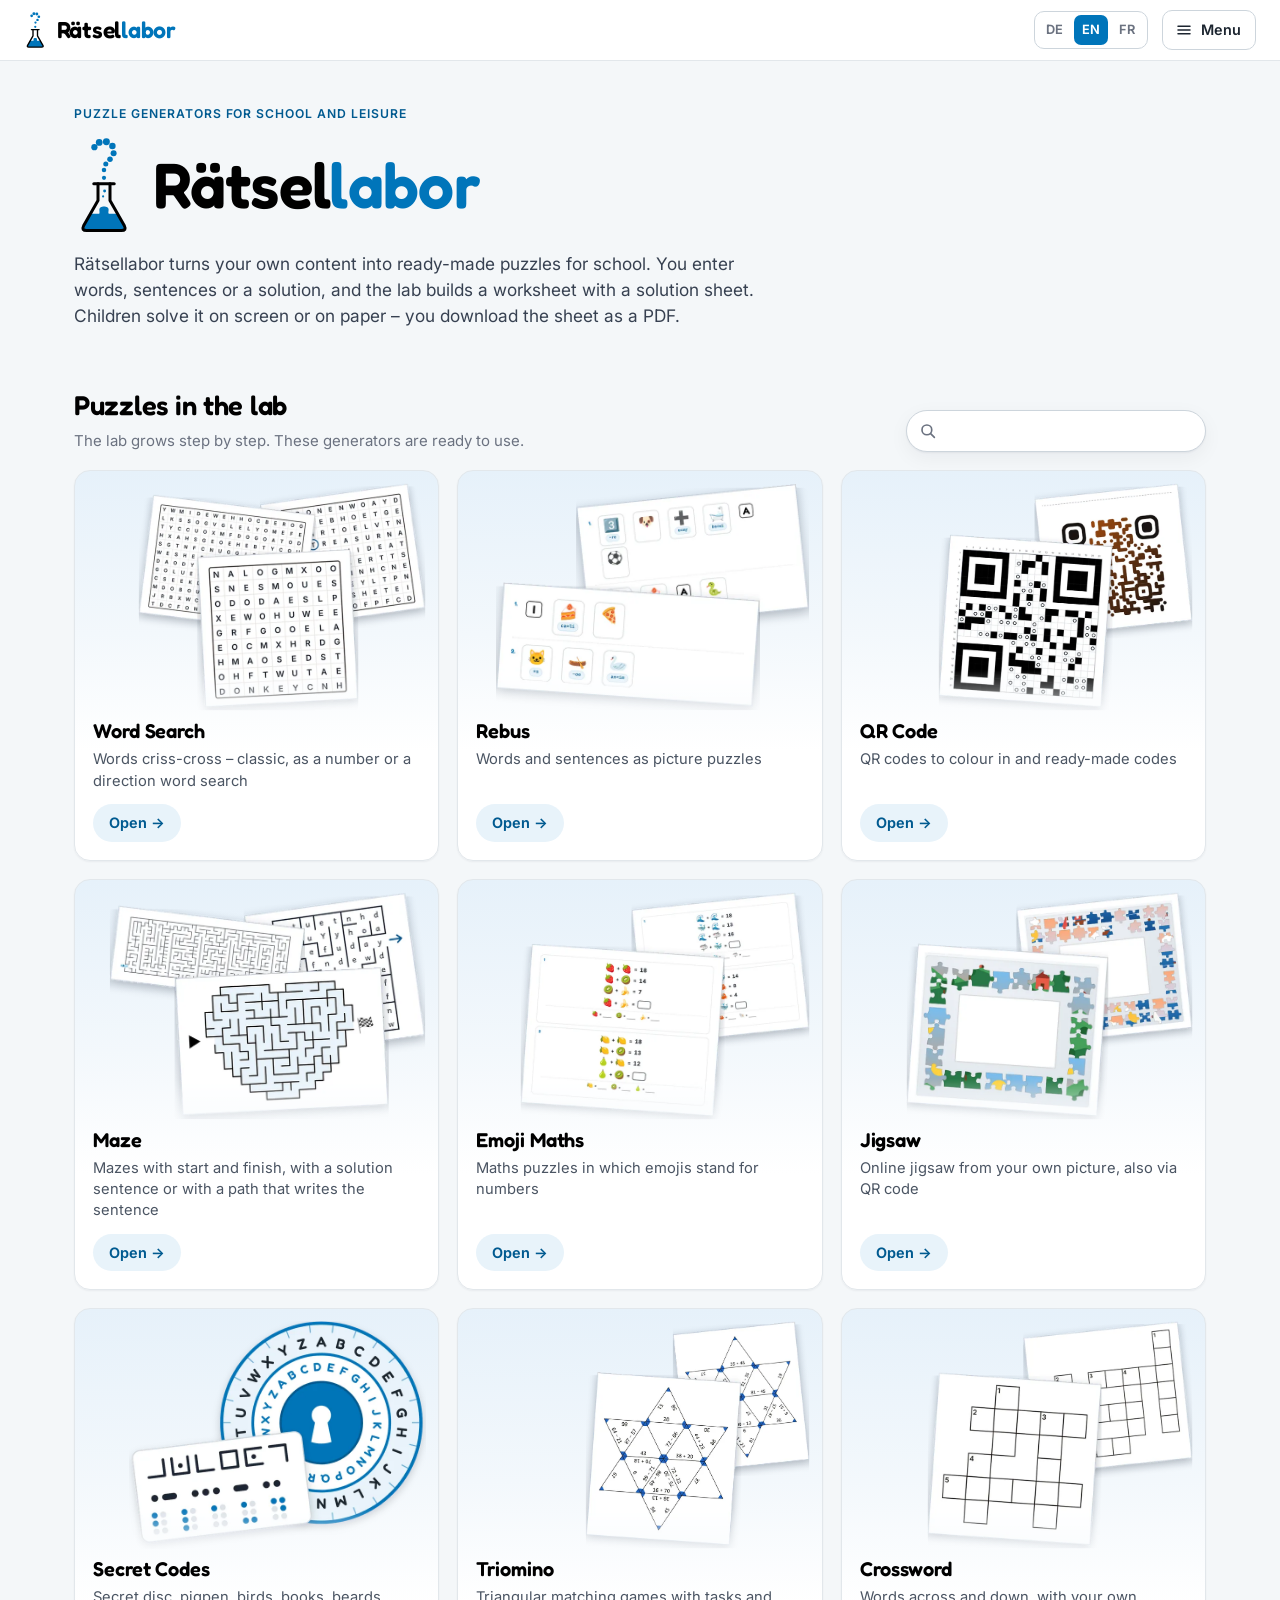
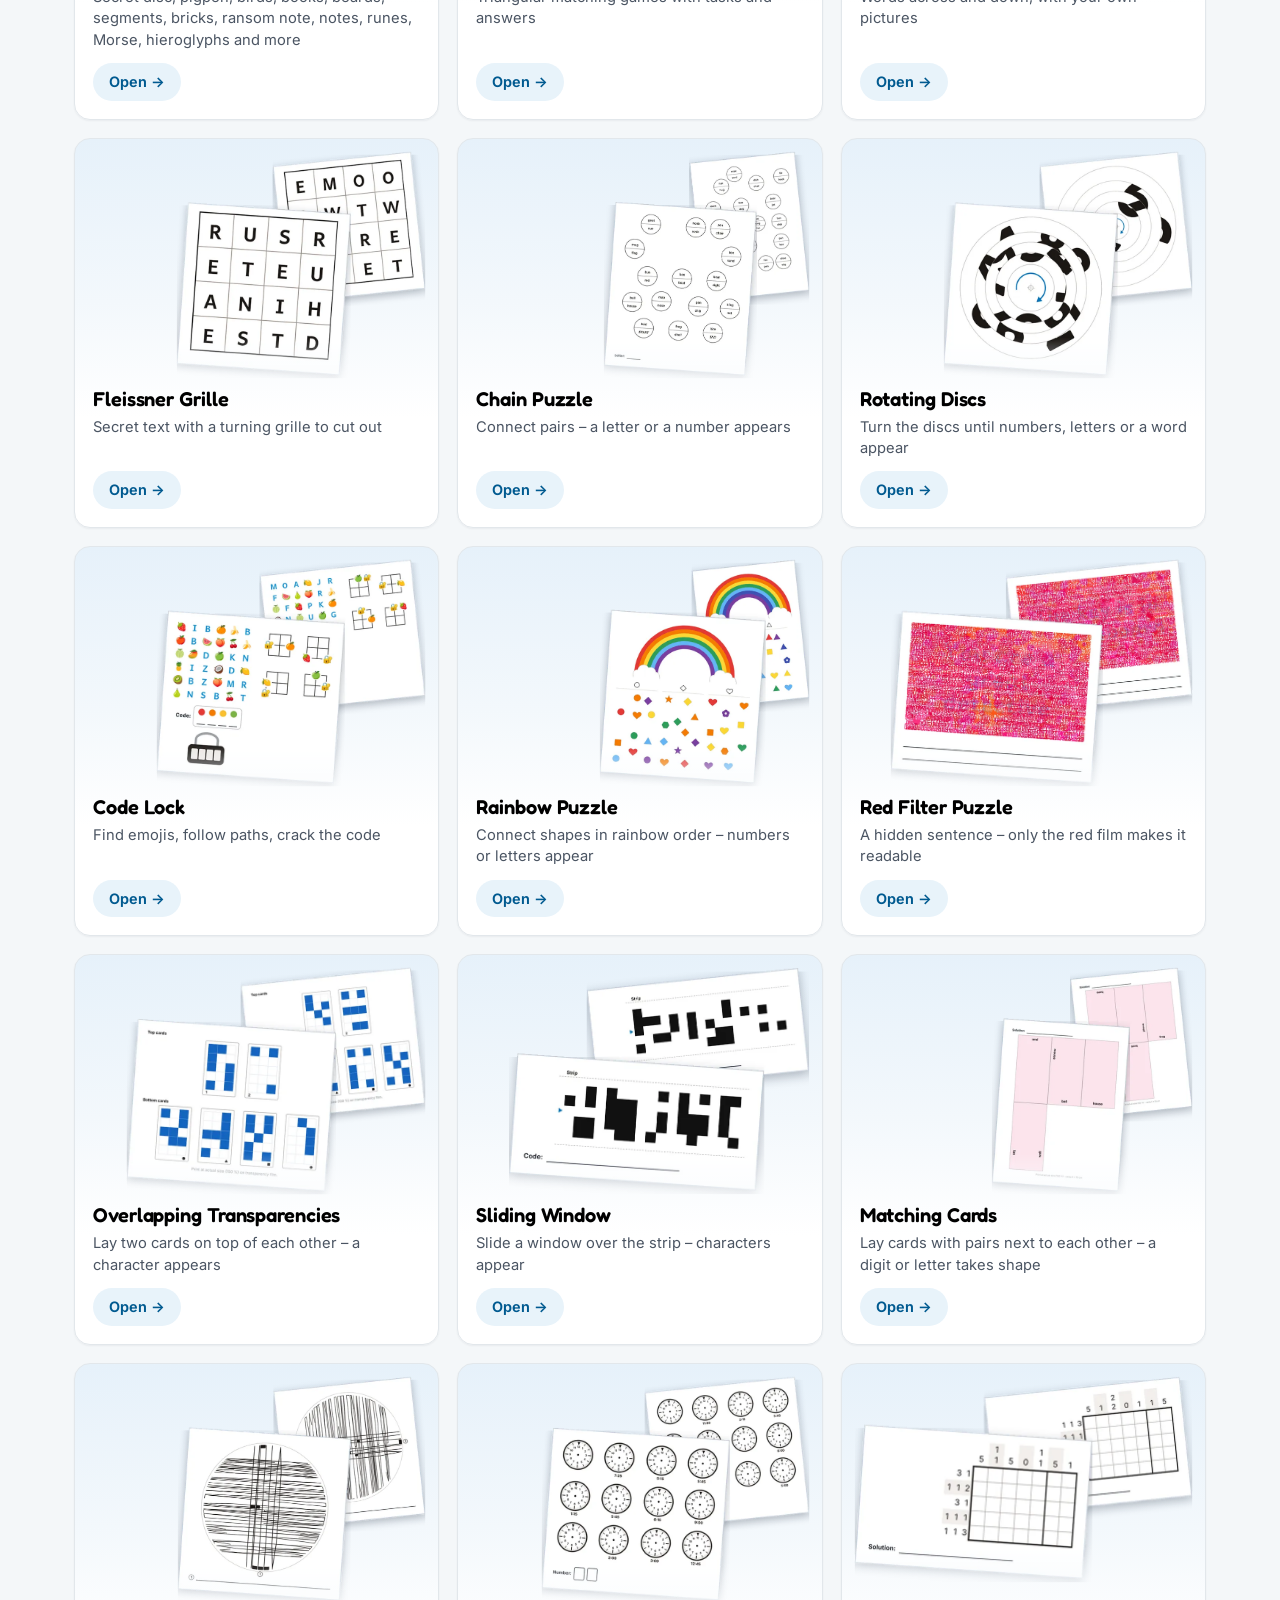
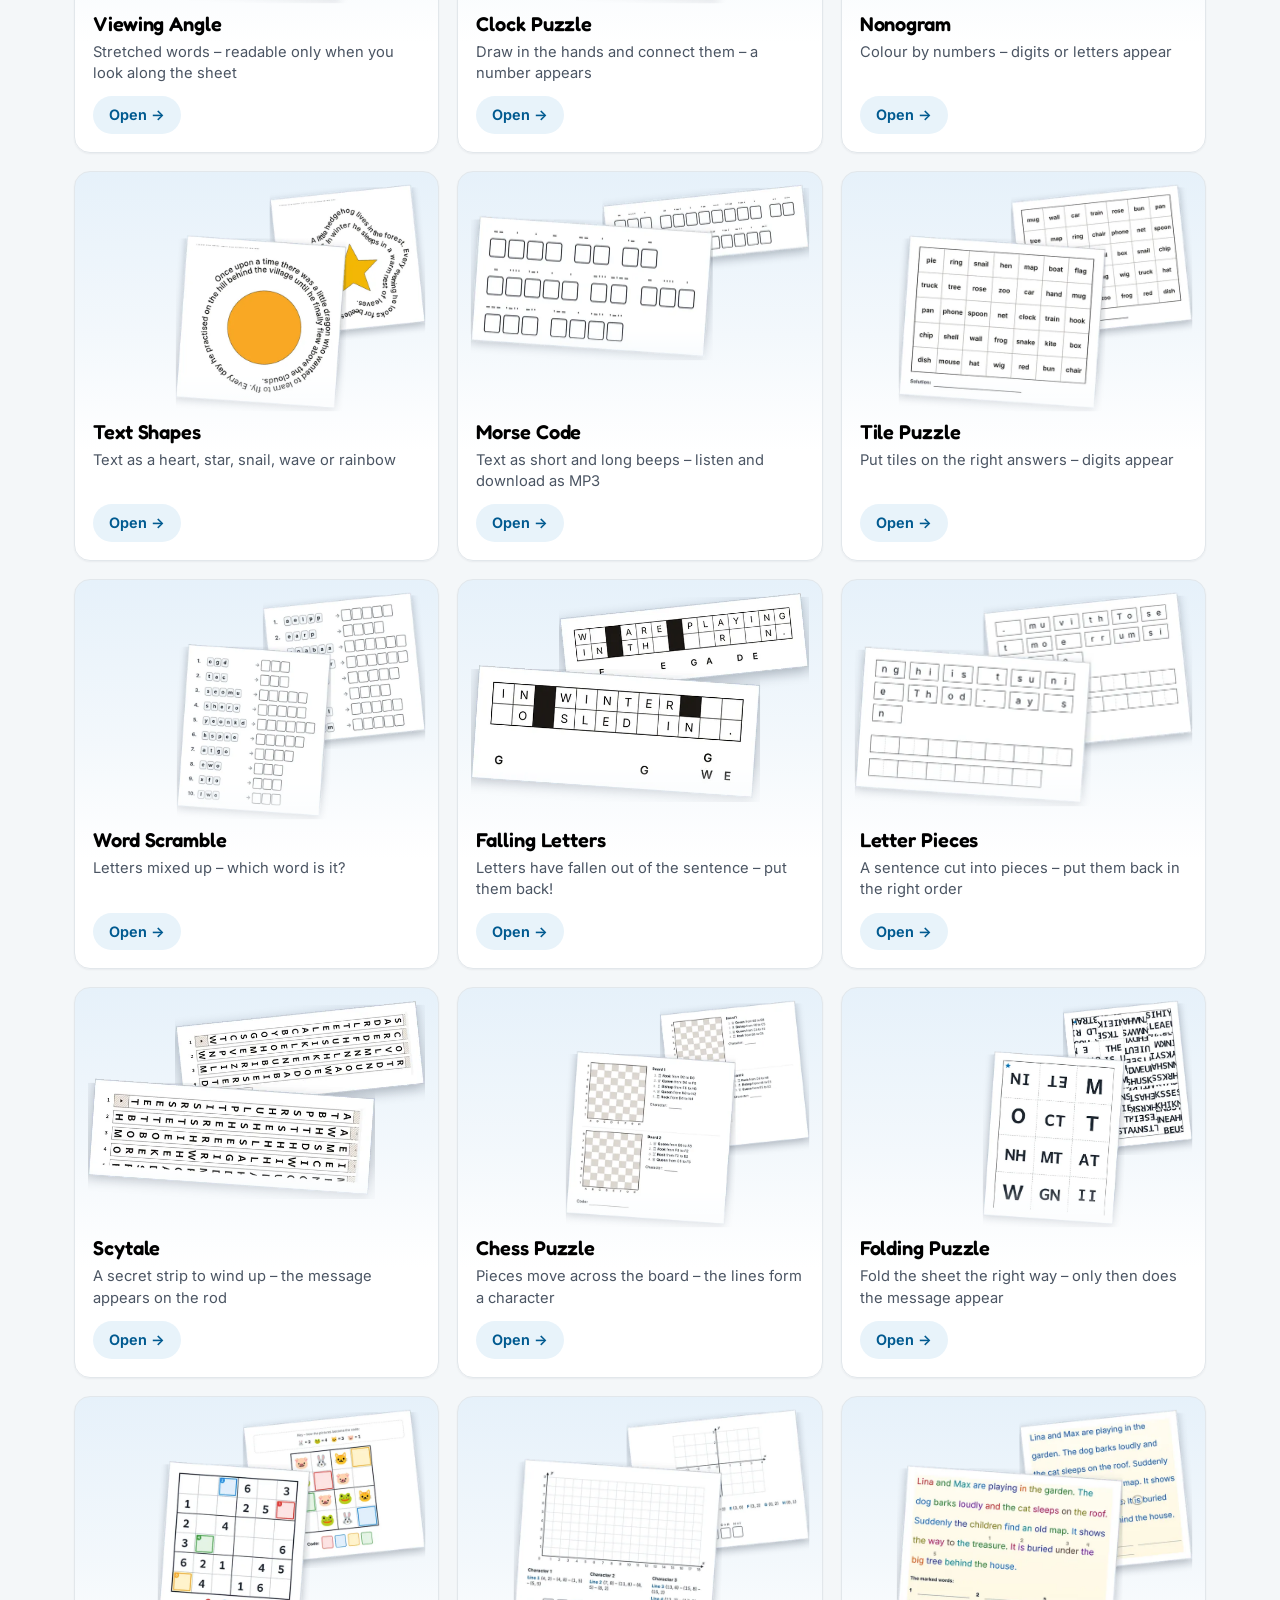
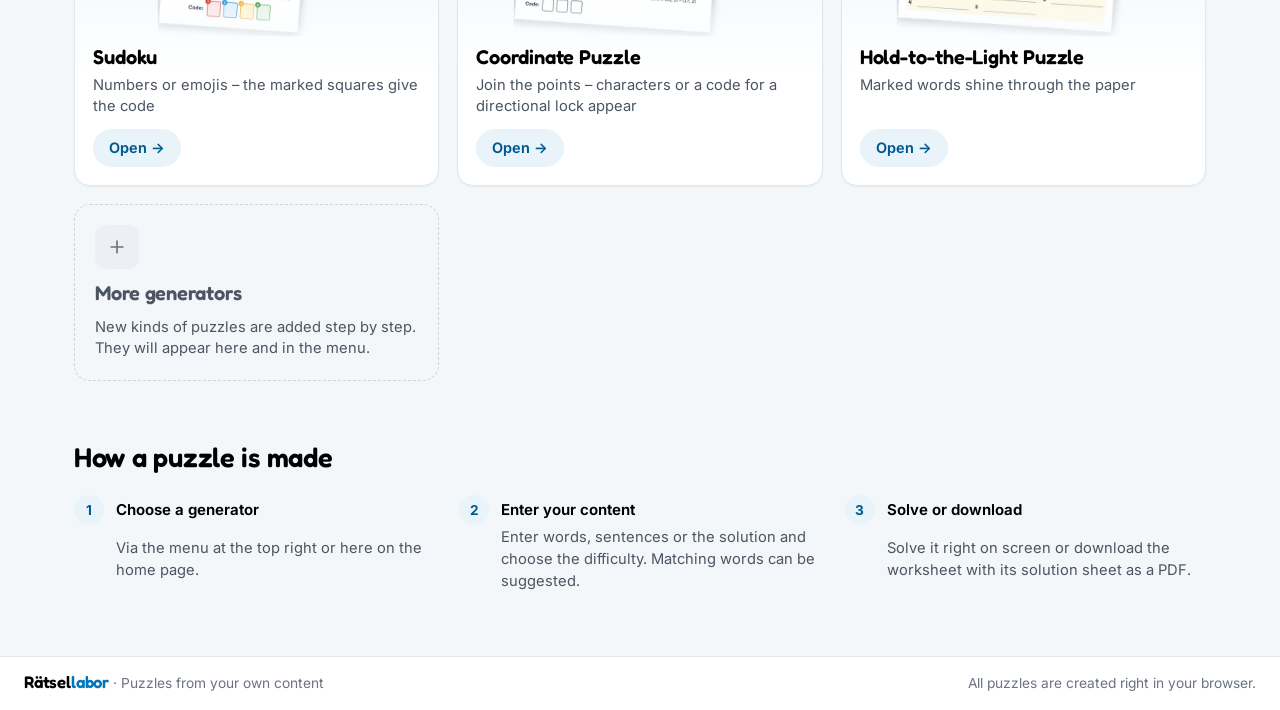
<file: index.html>
<!DOCTYPE html>
<html lang="de">
<head>
<meta charset="utf-8">
<meta name="viewport" content="width=device-width, initial-scale=1, viewport-fit=cover">
<title>Rätsellabor</title>
<meta name="claude:viewport-fit-sides" content="cover">
<meta name="description" content="Rätselgeneratoren für Schule und Freizeit: Rätsel aus eigenen Inhalten erstellen, am Bildschirm lösen oder als Arbeitsblatt drucken.">
<link rel="preconnect" href="https://fonts.googleapis.com">
<link rel="preconnect" href="https://fonts.gstatic.com" crossorigin>
<link rel="stylesheet" href="https://fonts.googleapis.com/css2?family=Andika:wght@400;700&family=Fredoka:wght@500;600&family=Inter:wght@400;500;600;700&display=swap">
<link rel="icon" type="image/svg+xml" href="data:image/svg+xml,%3Csvg xmlns="http://www.w3.org/2000/svg" viewBox="0 4 100 160"%3E%3Ccircle cx="34" cy="21" r="6" fill="%230075BA"/%3E%3Ccircle cx="44" cy="12" r="6.5" fill="%230075BA"/%3E%3Ccircle cx="57" cy="13" r="6.5" fill="%230075BA"/%3E%3Ccircle cx="66" cy="25" r="6" fill="%230075BA"/%3E%3Ccircle cx="60" cy="39" r="5.5" fill="%230075BA"/%3E%3Ccircle cx="51" cy="51" r="5" fill="%230075BA"/%3E%3Ccircle cx="50" cy="70" r="5" fill="%230075BA"/%3E%3Cpath d="M27.4 132 H42 C44 129 40 124 44.5 121 C47 119.3 53 119.3 55.5 121 C60 124 56 129 58 132 H72.6 L84 152 Q88 160 79 160 H21 Q12 160 16 152 Z" fill="%230075BA"/%3E%3Cpath d="M40 82 V110 L16 152 Q12 160 21 160 H79 Q88 160 84 152 L60 110 V82" fill="none" stroke="%23000" stroke-width="8" stroke-linecap="round" stroke-linejoin="round"/%3E%3C/svg%3E">
<link rel="stylesheet" href="gemeinsam/labor.css">
<script>
/* Sprache: ?lang=de|en|fr, sonst die gespeicherte Wahl, sonst die Sprache des Browsers (nur wenn er kein Deutsch kann) */
(function(){
  var l = '', q = /[?&](?:lang|sprache)=(de|en|fr)\b/i.exec(location.search), d = document.documentElement;
  if (q) l = q[1].toLowerCase();
  else {
    try { l = localStorage.getItem('labor-sprache') || ''; } catch(e){}
    if (!/^(de|en|fr)$/.test(l)){
      l = 'de';
      var n = navigator.languages && navigator.languages.length ? navigator.languages : [navigator.language || ''];
      if (!n.some(function(x){ return /^de/i.test(x); })) for (var i = 0; i < n.length; i++){ var m = /^(en|fr)/i.exec(n[i]); if (m){ l = m[1].toLowerCase(); break; } }
    }
  }
  d.lang = l;
  if (l !== 'de') d.className += ' sprache-wartet';
  setTimeout(function(){ d.classList.remove('sprache-wartet'); }, 2500);
})();
</script>
</head>
<body>
<header class="labor-kopf">
  <div class="labor-kopf-innen">
    <a class="marke" href="#start" aria-label="Rätsellabor – zur Startseite">
      <svg class="kolben" viewBox="0 4 100 160" aria-hidden="true"><circle cx="34" cy="21" r="6" fill="#0075BA"/><circle cx="44" cy="12" r="6.5" fill="#0075BA"/><circle cx="57" cy="13" r="6.5" fill="#0075BA"/><circle cx="66" cy="25" r="6" fill="#0075BA"/><circle cx="60" cy="39" r="5.5" fill="#0075BA"/><circle cx="51" cy="51" r="5" fill="#0075BA"/><circle cx="50" cy="70" r="5" fill="#0075BA"/><path d="M27.4 132 H42 C44 129 40 124 44.5 121 C47 119.3 53 119.3 55.5 121 C60 124 56 129 58 132 H72.6 L84 152 Q88 160 79 160 H21 Q12 160 16 152 Z" fill="#0075BA"/><path d="M40 82 V110 L16 152 Q12 160 21 160 H79 Q88 160 84 152 L60 110 V82" fill="none" stroke="#000" stroke-width="6" stroke-linecap="round" stroke-linejoin="round"/><path d="M33 82 H67" fill="none" stroke="#000" stroke-width="6" stroke-linecap="round"/></svg>
      <span class="wortmarke" translate="no">Rätsel<span class="akzent">labor</span></span>
    </a>
    <div class="pfad" id="kopfPfad" hidden><span></span></div>
    <span class="kopf-luecke"></span>
    <div class="kopf-sprache" id="kopfSprache"></div>
    <button type="button" class="menue-knopf" id="menueKnopf" aria-expanded="false" aria-controls="menue">
      <svg class="auf" width="18" height="18" viewBox="0 0 24 24" fill="none" stroke="currentColor" stroke-width="2" stroke-linecap="round" aria-hidden="true"><path d="M4 7h16M4 12h16M4 17h16"/></svg>
      <svg class="zu" width="18" height="18" viewBox="0 0 24 24" fill="none" stroke="currentColor" stroke-width="2" stroke-linecap="round" aria-hidden="true"><path d="M6 6l12 12M18 6 6 18"/></svg>
      Menü
    </button>
    <nav class="menue" id="menue" aria-label="Rätselgeneratoren" hidden></nav>
  </div>
</header>

<main id="inhalt">
  <div class="startseite" id="startseite">
    <section class="held" aria-labelledby="startTitel">
      <div class="held-text">
        <p class="augenbraue">Rätselgeneratoren für Schule und Freizeit</p>
        <h1 id="startTitel" class="held-marke"><svg class="kolben" viewBox="0 4 100 160" aria-hidden="true"><circle cx="34" cy="21" r="5.2" fill="#0075BA"/><circle cx="42" cy="13" r="5.6" fill="#0075BA"/><circle cx="54" cy="12" r="5.8" fill="#0075BA"/><circle cx="64" cy="19" r="5.4" fill="#0075BA"/><circle cx="66" cy="31" r="5" fill="#0075BA"/><circle cx="60" cy="41" r="4.6" fill="#0075BA"/><circle cx="53" cy="49" r="4.2" fill="#0075BA"/><circle cx="50" cy="59" r="3.8" fill="#0075BA"/><circle cx="50" cy="72" r="3.5" fill="#0075BA"/><circle cx="51" cy="94" r="2.4" fill="#0075BA"/><circle cx="48.5" cy="103" r="1.8" fill="#0075BA"/><path d="M27.4 132 H42 C44 129 40 124 44.5 121 C47 119.3 53 119.3 55.5 121 C60 124 56 129 58 132 H72.6 L84 152 Q88 160 79 160 H21 Q12 160 16 152 Z" fill="#0075BA"/><path d="M40 82 V110 L16 152 Q12 160 21 160 H79 Q88 160 84 152 L60 110 V82" fill="none" stroke="#000" stroke-width="5" stroke-linecap="round" stroke-linejoin="round"/><path d="M33 82 H67" fill="none" stroke="#000" stroke-width="5" stroke-linecap="round"/></svg><span class="wortmarke" translate="no">Rätsel<span class="akzent">labor</span></span></h1>
        <p class="lead">Das Rätsellabor macht aus deinen eigenen Inhalten fertige Rätsel für die Schule. Du gibst Wörter, Sätze oder eine Lösung ein, und das Labor baut daraus ein Arbeitsblatt mit Lösungsblatt. Die Kinder lösen es am Bildschirm oder auf Papier – das Blatt lädst du als PDF herunter.</p>
      </div>
    </section>

    <section class="abschnitt" id="raetselListe" aria-labelledby="listeTitel">
      <div class="abschnitt-kopf mit-suche">
        <div>
          <h2 id="listeTitel">Rätsel im Labor</h2>
          <p>Das Labor wächst Schritt für Schritt. Diese Generatoren sind schon bereit.</p>
        </div>
        <div class="suche" role="search">
          <label class="vh" for="sucheFeld">Generator suchen</label>
          <svg class="suche-lupe" width="18" height="18" viewBox="0 0 24 24" fill="none" stroke="currentColor" stroke-width="2.2" stroke-linecap="round" aria-hidden="true"><circle cx="10.5" cy="10.5" r="6.5"/><path d="m15.5 15.5 5 5"/></svg>
          <input type="search" id="sucheFeld" autocomplete="off" spellcheck="false" enterkeyhint="go" aria-controls="raetselKarten" aria-describedby="sucheTreffer">
          <button type="button" class="suche-weg" id="sucheWeg" aria-label="Suche leeren" hidden><svg width="14" height="14" viewBox="0 0 24 24" fill="none" stroke="currentColor" stroke-width="2.6" stroke-linecap="round" aria-hidden="true"><path d="M6 6l12 12M18 6 6 18"/></svg></button>
        </div>
      </div>
      <p class="vh" id="sucheTreffer" aria-live="polite"></p>
      <div class="raetsel-karten" id="raetselKarten"></div>
      <p class="suche-leer" id="sucheLeer" hidden>Kein Generator gefunden. Versuch es mit einem anderen Wort.</p>
    </section>

    <section class="abschnitt" aria-labelledby="schritteTitel">
      <div class="abschnitt-kopf">
        <h2 id="schritteTitel">So entsteht ein Rätsel</h2>
      </div>
      <ol class="schritte">
        <li><b>Generator wählen</b><span>Über das Menü oben rechts oder hier auf der Startseite.</span></li>
        <li><b>Inhalte eingeben</b><span>Wörter, Sätze oder die Lösung eingeben und Schwierigkeit wählen. Passende Wörter lassen sich vorschlagen.</span></li>
        <li><b>Lösen oder herunterladen</b><span>Direkt am Bildschirm lösen oder das Arbeitsblatt mit Lösungsblatt als PDF herunterladen.</span></li>
      </ol>
    </section>
  </div>

  <div id="raetselBereich" hidden></div>
</main>

<footer class="labor-fuss">
  <div class="labor-fuss-innen">
    <span><span class="wortmarke" translate="no">Rätsel<span class="akzent">labor</span></span> · Rätsel aus eigenen Inhalten</span>
    <span>Alle Rätsel entstehen direkt im Browser.</span>
  </div>
</footer>

<script src="gemeinsam/labor.js"></script>
<!-- Gemeinsame Bausteine für die Generatoren -->
<script src="gemeinsam/wortwahl.js"></script>
<script src="gemeinsam/gitter.js"></script>
<script src="gemeinsam/extern/qrcode.js"></script>
<script src="gemeinsam/toene.js"></script>
<script src="gemeinsam/pixelschrift.js"></script>
<!-- Rätselgeneratoren: je ein Ordner unter raetsel/. Neue Generatoren hier einbinden (Reihenfolge = Menü). -->
<script src="raetsel/zahlen-suchsel/zahlen-suchsel.js"></script>
<script src="raetsel/richtungssuchsel/richtungssuchsel.js"></script>
<script src="raetsel/suchsel/suchsel.js"></script>
<script src="raetsel/rebus/rebus.js"></script>
<script src="raetsel/qr-code/qr-code.js"></script>
<script src="raetsel/labyrinth/labyrinth-satz.js"></script>
<script src="raetsel/labyrinth/labyrinth-schrift.js"></script>
<script src="raetsel/labyrinth/labyrinth.js"></script>
<script src="raetsel/emoji-rechnen/emoji-rechnen.js"></script>
<script src="raetsel/puzzle/puzzle-spiel.js"></script>
<script src="raetsel/puzzle/puzzle.js"></script>
<script src="raetsel/geheimschrift/geheimschrift.js"></script>
<script src="gemeinsam/paarliste.js"></script>
<script src="raetsel/triomino/triomino.js"></script>
<script src="raetsel/kreuzwort/kreuzwort.js"></script>
<script src="raetsel/fleissner/fleissner.js"></script>
<script src="raetsel/kette/kette.js"></script>
<script src="raetsel/drehscheiben/drehscheiben.js"></script>
<script src="raetsel/codeschloss/codeschloss.js"></script>
<script src="raetsel/regenbogen/regenbogen.js"></script>
<script src="raetsel/rotfolie/rotfolie.js"></script>
<script src="raetsel/folien/folien.js"></script>
<script src="raetsel/schiebefenster/schiebefenster.js"></script>
<script src="raetsel/legekaertchen/legekaertchen.js"></script>
<script src="raetsel/blickwinkel/blickwinkel.js"></script>
<script src="raetsel/uhren/uhren.js"></script>
<script src="raetsel/nonogramm/nonogramm.js"></script>
<script src="raetsel/textformen/textformen.js"></script>
<script src="raetsel/morsecode/morsecode.js"></script>
<script src="raetsel/plaettchen/plaettchen.js"></script>
<script src="raetsel/schuettelwoerter/schuettelwoerter.js"></script>
<script src="raetsel/fallbuchstaben/fallbuchstaben.js"></script>
<script src="raetsel/buchstabenteile/buchstabenteile.js"></script>
<script src="raetsel/skytale/skytale.js"></script>
<script src="raetsel/schachraetsel/schachraetsel.js"></script>
<script src="raetsel/faltraetsel/faltfiguren.js"></script>
<script src="raetsel/faltraetsel/faltraetsel.js"></script>
<script src="raetsel/sudoku/sudoku.js"></script>
<script src="raetsel/koordinaten/koordinaten.js"></script>
<script src="raetsel/gegenlicht/gegenlicht.js"></script>
<script>Labor.start();</script>
</body>
</html>
</file>
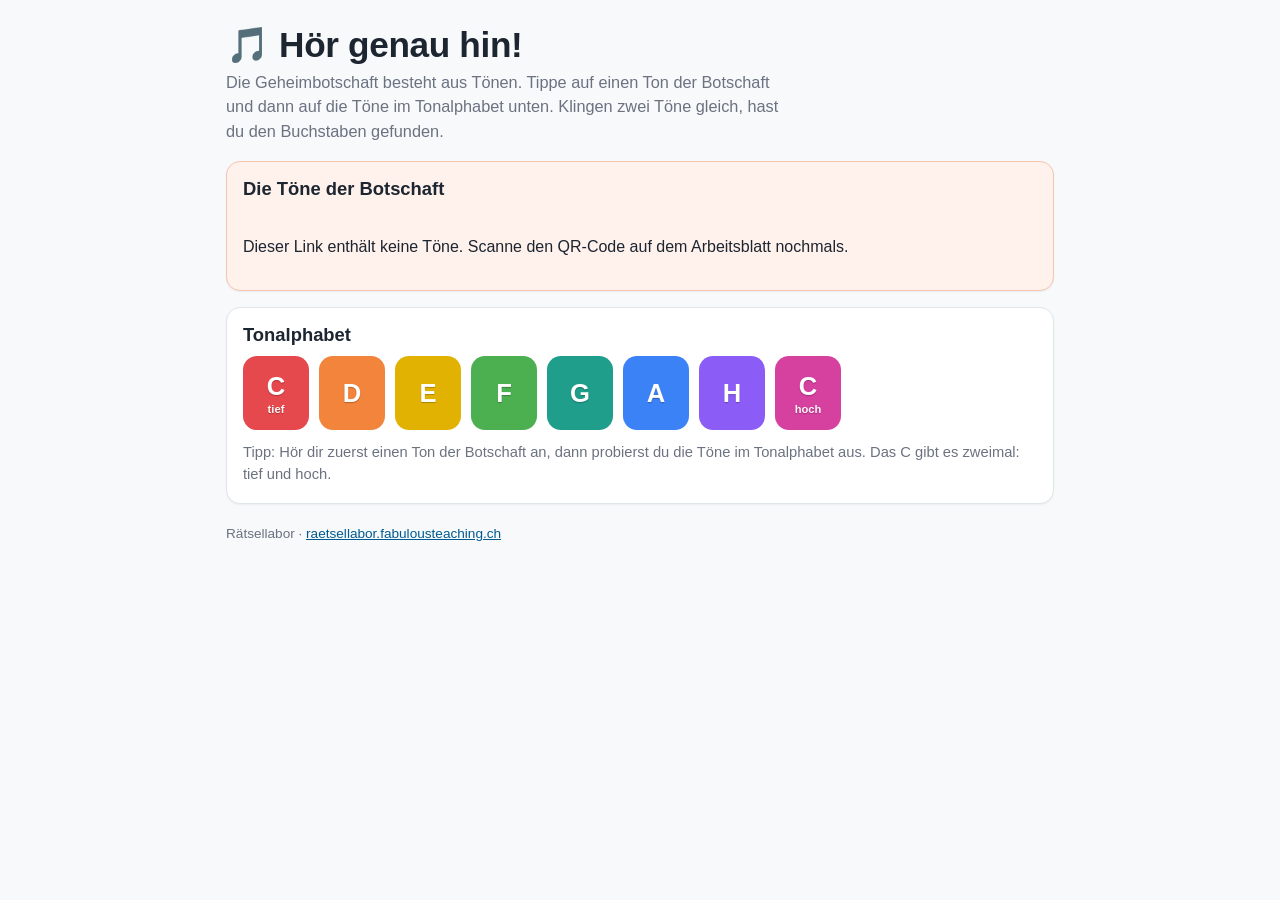
<file: T/index.html>
<!DOCTYPE html>
<html lang="de-CH">
<head>
<meta charset="utf-8">
<meta name="viewport" content="width=device-width, initial-scale=1, viewport-fit=cover">
<title>Hör genau hin! – Rätsellabor</title>
<meta name="robots" content="noindex">
<!-- Rätsellabor – Hörseite zur Notenschrift (Geheimschriften). Der QR-Code auf dem Arbeitsblatt führt hierher.
     Adresse: T/?t=<Töne>&bs=1 – Töne als zweistellige MIDI-Nummern (60 = tiefes C … 72 = hohes C), Wörter durch «-» getrennt.
     So steht die Lösung nicht lesbar in der Adresse. bs=1: im Tonalphabet auch S (Es) und B. -->
<style>
  :root{--ink:#1C2530;--muted:#6B7280;--line:#E0E5EA;--bg:#F7F9FB;--card:#fff;--accent:#0075BA;--accent-2:#005A90}
  *{box-sizing:border-box}
  html,body{margin:0;background:var(--bg);color:var(--ink);font-family:-apple-system,BlinkMacSystemFont,"Segoe UI",Roboto,"Helvetica Neue",Arial,sans-serif;-webkit-text-size-adjust:100%}
  main{max-width:860px;margin:0 auto;padding:max(18px,env(safe-area-inset-top)) max(16px,env(safe-area-inset-right)) 40px max(16px,env(safe-area-inset-left))}
  h1{font-size:clamp(1.6rem,5vw,2.2rem);margin:6px 0 4px;letter-spacing:-.01em}
  .einleitung{margin:0 0 18px;color:var(--muted);line-height:1.5;font-size:1.02rem;max-width:62ch}
  .karte{background:var(--card);border:1px solid var(--line);border-radius:14px;padding:16px 16px 18px;margin:0 0 16px;box-shadow:0 1px 2px rgba(16,24,40,.05)}
  h2{font-size:1.15rem;margin:0 0 10px}
  .leiste{display:flex;flex-wrap:wrap;gap:8px;margin:0 0 12px}
  button{font:inherit;cursor:pointer;-webkit-tap-highlight-color:transparent;touch-action:manipulation}
  .knopf{border:1px solid var(--line);background:#fff;border-radius:999px;padding:9px 16px;font-weight:650;font-size:.98rem;color:var(--ink)}
  .knopf.haupt{background:var(--accent);border-color:var(--accent);color:#fff}
  .knopf:active{transform:translateY(1px)}
  .woerter{display:grid;gap:12px}
  .wort{display:flex;flex-wrap:wrap;align-items:center;gap:8px;padding:10px 12px;border:1px dashed var(--line);border-radius:12px}
  .wort-name{font-weight:700;color:var(--muted);min-width:4.4em}
  .ton{width:56px;height:56px;border-radius:14px;border:2px solid #CFC4B9;background:#FFF8F0;font-size:1.25rem;font-weight:800;color:var(--ink);transition:transform .08s,background .15s,border-color .15s}
  .wort-ganz{width:auto;padding:0 14px;font-size:.95rem;border-style:dashed;background:#fff}
  .ton.spielt{background:var(--accent);border-color:var(--accent-2);color:#fff;transform:scale(1.08)}
  .abc{display:flex;flex-wrap:wrap;gap:10px}
  .abc .ton{width:66px;height:74px;display:grid;place-items:center;align-content:center;gap:2px;color:#fff;border:none;font-size:1.6rem;text-shadow:0 1px 1px rgba(0,0,0,.25)}
  .abc .ton small{font-size:.7rem;font-weight:700;opacity:.95}
  .abc .ton.spielt{outline:4px solid var(--ink);outline-offset:2px}
  .tipp{margin:12px 0 0;color:var(--muted);font-size:.92rem;line-height:1.45}
  .fehler{background:#FFF1EC;border-color:#F6C4B0}
  footer{margin-top:22px;color:var(--muted);font-size:.85rem}
  footer a{color:var(--accent-2)}
  @media (prefers-reduced-motion:reduce){.ton{transition:none}.ton.spielt{transform:none}}
</style>
</head>
<body>
<main>
  <h1 data-t="titel">🎵 Hör genau hin!</h1>
  <p class="einleitung" data-t="einleitung">Die Geheimbotschaft besteht aus Tönen. Tippe auf einen Ton der Botschaft und dann auf die Töne im Tonalphabet unten.
    Klingen zwei Töne gleich, hast du den Buchstaben gefunden.</p>
  <section class="karte" id="botschaft" aria-labelledby="titelBotschaft">
    <h2 id="titelBotschaft" data-t="toene">Die Töne der Botschaft</h2>
    <div class="leiste"><button type="button" class="knopf haupt" id="alles" data-t="alles">▶ Ganze Botschaft</button><button type="button" class="knopf" id="stopp" data-t="stopp">■ Stopp</button></div>
    <div class="woerter" id="woerter"></div>
  </section>
  <section class="karte" aria-labelledby="titelAbc">
    <h2 id="titelAbc" data-t="abc">Tonalphabet</h2>
    <div class="abc" id="abc"></div>
    <p class="tipp" data-t="tipp">Tipp: Hör dir zuerst einen Ton der Botschaft an, dann probierst du die Töne im Tonalphabet aus. Das C gibt es zweimal: tief und hoch.</p>
  </section>
  <footer>Rätsellabor · <a href="../">raetsellabor.fabulousteaching.ch</a></footer>
</main>
<script src="../gemeinsam/toene.js"></script>
<script>
(function(){
  'use strict';
  // Tonalphabet: [MIDI, Buchstabe, Zusatz, Farbe]; S (Es) und B nur mit bs=1
  var ABC = [[60, 'C', 'tief', '#E5484D'], [62, 'D', '', '#F2843B'], [63, 'S', 'Es', '#C9822B'], [64, 'E', '', '#E2B203'], [65, 'F', '', '#4CAF50'],
    [67, 'G', '', '#1E9E8B'], [69, 'A', '', '#3B82F6'], [70, 'B', '', '#5B5BD6'], [71, 'H', '', '#8B5CF6'], [72, 'C', 'hoch', '#D6409F']];
  var q = new URLSearchParams(location.search), L = { en:1, fr:2 }[q.get('l')] || 0, bs = !L && q.get('bs') === '1';
  // Sprache (l=en|fr, sonst Deutsch): auf Englisch und Französisch heisst der Ton zwischen A und dem hohen C «B» (deutsch H)
  var TEXTE = {
    titel:['🎵 Hör genau hin!', '🎵 Listen carefully!', '🎵 Écoute bien !'],
    einleitung:['Die Geheimbotschaft besteht aus Tönen. Tippe auf einen Ton der Botschaft und dann auf die Töne im Tonalphabet unten. Klingen zwei Töne gleich, hast du den Buchstaben gefunden.',
      'The secret message is made of notes. Tap a note of the message and then the notes in the note alphabet below. When two notes sound the same, you have found the letter.',
      'Le message secret est fait de notes. Touche une note du message, puis les notes de l’alphabet des notes en bas. Quand deux notes sonnent pareil, tu as trouvé la lettre.'],
    toene:['Die Töne der Botschaft', 'The notes of the message', 'Les notes du message'],
    alles:['▶ Ganze Botschaft', '▶ Whole message', '▶ Tout le message'], stopp:['■ Stopp', '■ Stop', '■ Stop'],
    abc:['Tonalphabet', 'Note alphabet', 'Alphabet des notes'],
    tipp:['Tipp: Hör dir zuerst einen Ton der Botschaft an, dann probierst du die Töne im Tonalphabet aus. Das C gibt es zweimal: tief und hoch.',
      'Tip: first listen to a note of the message, then try the notes in the note alphabet. There are two Cs: low and high.',
      'Astuce : écoute d’abord une note du message, puis essaie les notes de l’alphabet des notes. Le C existe deux fois : grave et aigu.'],
    leer:['Dieser Link enthält keine Töne. Scanne den QR-Code auf dem Arbeitsblatt nochmals.', 'This link contains no notes. Scan the QR code on the worksheet again.', 'Ce lien ne contient pas de notes. Scanne à nouveau le code QR de la fiche.'],
    wort:['Wort {n}', 'Word {n}', 'Mot {n}'], ton:['Ton {n} anhören', 'Play note {n}', 'Écouter la note {n}'], wortTon:['▶ Wort', '▶ Word', '▶ Mot'],
    wortGanz:['Wort {n} ganz anhören', 'Play the whole word {n}', 'Écouter tout le mot {n}'],
    tief:['tief', 'low', 'grave'], hoch:['hoch', 'high', 'aigu'],
    geht:['Dieser Browser kann leider keine Töne abspielen. Versuche es mit einem anderen Browser.', 'Sorry, this browser cannot play sounds. Try another browser.', 'Désolé, ce navigateur ne peut pas jouer de sons. Essaie un autre navigateur.']
  };
  function t(k, n){ return TEXTE[k][L].replace('{n}', n); }
  if (L){
    document.documentElement.lang = q.get('l');
    document.title = t('titel').replace('🎵 ', '') + ' – Rätsellabor';
    [].forEach.call(document.querySelectorAll('[data-t]'), function(e){ e.textContent = t(e.getAttribute('data-t')); });
    ABC.forEach(function(a){ if (a[1] === 'H') a[1] = 'B'; else if (a[1] === 'B') a[1] = 'B♭'; if (a[2] === 'tief') a[2] = t('tief'); if (a[2] === 'hoch') a[2] = t('hoch'); });
  }
  var erlaubt = {}; ABC.forEach(function(a){ erlaubt[a[0]] = true; });
  // Töne lesen: Wörter durch «-», je Ton zwei Ziffern
  var woerter = String(q.get('t') || '').split('-').map(function(w){ return (w.match(/\d\d/g) || []).map(Number); })
    .filter(function(w){ return w.length && w.every(function(m){ return erlaubt[m]; }); });
  var $w = document.getElementById('woerter'), knoepfe = [];
  function el(tag, klasse, text){ var e = document.createElement(tag); if (klasse) e.className = klasse; if (text != null) e.textContent = text; return e; }
  function aufleuchten(b){ b.classList.add('spielt'); setTimeout(function(){ b.classList.remove('spielt'); }, 420); }
  if (!woerter.length){
    document.getElementById('botschaft').classList.add('fehler');
    $w.appendChild(el('p', '', t('leer')));
    document.getElementById('alles').hidden = document.getElementById('stopp').hidden = true;
  }
  var nr = 0;
  woerter.forEach(function(w, wi){
    var zeile = el('div', 'wort'); zeile.appendChild(el('span', 'wort-name', t('wort', wi + 1)));
    var erste = nr;
    w.forEach(function(m){
      var b = el('button', 'ton', String(++nr)); b.type = 'button'; b.setAttribute('aria-label', t('ton', nr));
      b.addEventListener('click', function(){ Toene.spiele(m); aufleuchten(b); });
      zeile.appendChild(b); knoepfe.push(b);
    });
    var ganz = el('button', 'ton wort-ganz', t('wortTon')); ganz.type = 'button'; ganz.setAttribute('aria-label', t('wortGanz', wi + 1));
    ganz.addEventListener('click', function(){ Toene.folge([w], { beiTon:function(i){ aufleuchten(knoepfe[erste + i]); } }); });
    zeile.appendChild(ganz);
    $w.appendChild(zeile);
  });
  document.getElementById('alles').addEventListener('click', function(){ Toene.folge(woerter, { beiTon:function(i){ aufleuchten(knoepfe[i]); } }); });
  document.getElementById('stopp').addEventListener('click', function(){ Toene.stopp(); });
  var $abc = document.getElementById('abc');
  ABC.forEach(function(a){
    if (!bs && (a[0] === 63 || a[0] === 70)) return;   // S (Es) und B (H mit ♭) nur mit bs=1
    var b = el('button', 'ton'); b.type = 'button'; b.style.background = a[3];
    b.appendChild(el('span', '', a[1])); if (a[2]) b.appendChild(el('small', '', a[2]));
    b.setAttribute('aria-label', t('ton', a[1] + (a[2] ? ' ' + a[2] : '')));
    b.addEventListener('click', function(){ Toene.spiele(a[0]); aufleuchten(b); });
    $abc.appendChild(b);
  });
  if (!Toene.geht()) document.querySelector('.einleitung').textContent = t('geht');
})();
</script>
</body>
</html>
</file>
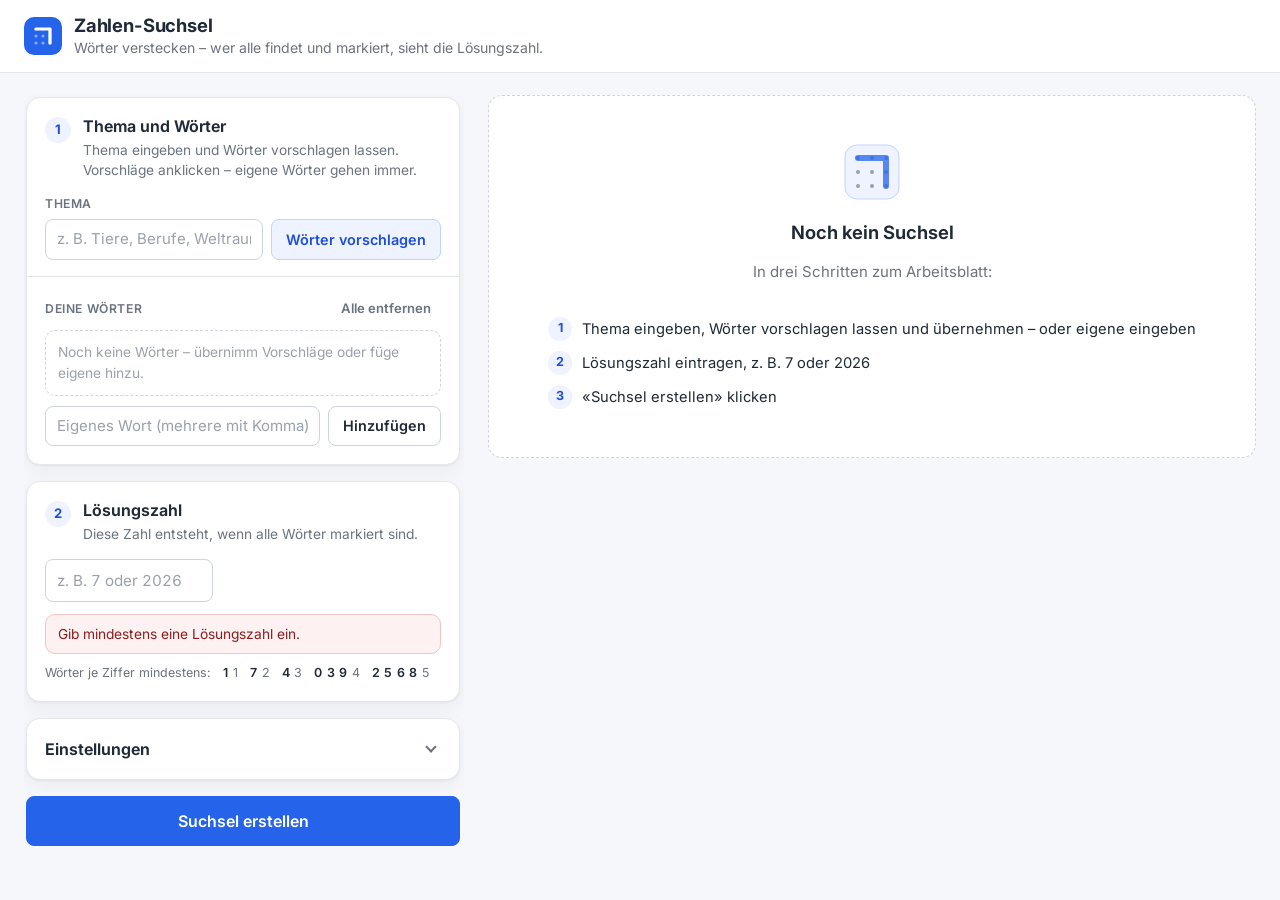
<file: suchsel.html>
<!DOCTYPE html>
<html lang="de">
<head>
<meta charset="utf-8">
<meta name="viewport" content="width=device-width, initial-scale=1">
<title>Zahlen-Suchsel – Generator</title>
<link rel="preconnect" href="https://fonts.googleapis.com">
<link rel="preconnect" href="https://fonts.gstatic.com" crossorigin>
<link rel="stylesheet" href="https://fonts.googleapis.com/css2?family=Inter:wght@400;500;600;700&display=swap">
<style>
:root{
  --bg:#f5f7fa; --card:#fff; --line:#e4e7ec; --line-2:#cfd4dc; --text:#1f2937; --muted:#6b7280; --muted-2:#9aa1ad;
  --accent:#2563eb; --accent-2:#1d4ed8; --accent-soft:#eef3ff; --accent-line:#c3d4fb;
  --ok:#15803d; --ok-soft:#ecf8f0; --ok-line:#b9e3c6;
  --warn:#a15c07; --warn-soft:#fff8eb; --warn-line:#f4d79e;
  --err:#c62828; --err-soft:#fdf1f1; --err-line:#f2c4c4;
  --font:'Inter',system-ui,-apple-system,'Segoe UI',Roboto,Helvetica,Arial,sans-serif;
  --schatten:0 1px 2px rgba(16,24,40,.05),0 6px 20px rgba(16,24,40,.05);
  color-scheme:light;
}
*,*::before,*::after{box-sizing:border-box}
html{-webkit-text-size-adjust:100%}
body{margin:0;background:var(--bg);color:var(--text);font-family:var(--font);font-size:15px;line-height:1.5;-webkit-font-smoothing:antialiased}
button,input,select,textarea{font:inherit;color:inherit}
[hidden]{display:none!important}
.vh{position:absolute!important;width:1px;height:1px;overflow:hidden;clip:rect(0 0 0 0);white-space:nowrap}

/* ---------- Kopfleiste ---------- */
.topbar{background:#fff;border-bottom:1px solid var(--line)}
.topbar-inner{max-width:1440px;margin:0 auto;padding:14px 24px;display:flex;align-items:center;gap:12px}
.marke{width:38px;height:38px;border-radius:10px;background:var(--accent);display:grid;place-items:center;flex:none}
.topbar h1{font-size:1.15rem;font-weight:700;margin:0;letter-spacing:-.01em;line-height:1.2}
.topbar p{margin:1px 0 0;color:var(--muted);font-size:.88rem}

/* ---------- Aufbau ---------- */
.layout{max-width:1440px;margin:0 auto;padding:22px 24px 48px;display:grid;grid-template-columns:minmax(320px,440px) minmax(0,1fr);gap:24px;align-items:start}
.spalte-eingabe{display:grid;gap:16px;min-width:0}
@media (min-width:961px){ .spalte-eingabe{position:sticky;top:16px;max-height:calc(100vh - 32px);overflow:auto;padding:2px 4px 2px 2px;scrollbar-width:thin} }
@media (max-width:960px){ .layout{grid-template-columns:minmax(0,1fr);padding:16px;gap:18px} }
.karte{background:var(--card);border:1px solid var(--line);border-radius:14px;box-shadow:var(--schatten);padding:18px}
.karte-kopf{display:flex;gap:12px;align-items:flex-start;margin-bottom:14px}
.stufe{flex:none;width:26px;height:26px;border-radius:50%;background:var(--accent-soft);color:var(--accent-2);font-weight:700;font-size:.82rem;display:grid;place-items:center;margin-top:1px}
.karte-kopf h2{font-size:1rem;font-weight:650;margin:0;line-height:1.35}
.karte-kopf p{margin:2px 0 0;color:var(--muted);font-size:.86rem}
.feld-label{display:block;font-size:.76rem;font-weight:600;color:var(--muted);text-transform:uppercase;letter-spacing:.05em;margin:0 0 6px}
.zeile{display:flex;gap:8px}
.zeile input{flex:1;min-width:0}
.trenner{height:1px;background:var(--line);margin:16px -18px}
.hinweis{font-size:.84rem;color:var(--muted);margin:8px 0 0}
.hinweis:empty{display:none}

input[type=text],select{background:#fff;border:1px solid var(--line-2);border-radius:8px;padding:8px 11px;width:100%;transition:border-color .15s,box-shadow .15s}
input::placeholder{color:var(--muted-2)}
input[type=text]:focus,select:focus{outline:none;border-color:var(--accent);box-shadow:0 0 0 3px rgba(37,99,235,.16)}
button:focus-visible,summary:focus-visible,input[type=checkbox]:focus-visible{outline:2px solid var(--accent);outline-offset:2px}

.btn{display:inline-flex;align-items:center;justify-content:center;gap:6px;font-weight:600;font-size:.9rem;border:1px solid var(--line-2);border-radius:8px;padding:8px 14px;
  background:#fff;color:var(--text);cursor:pointer;white-space:nowrap;transition:background .15s,border-color .15s,color .15s}
.btn:hover{background:#f8fafc;border-color:#b6bdc8}
.btn.primary,.btn.haupt{background:var(--accent);border-color:var(--accent);color:#fff}
.btn.primary:hover,.btn.haupt:hover{background:var(--accent-2);border-color:var(--accent-2)}
.btn.soft{background:var(--accent-soft);border-color:var(--accent-line);color:var(--accent-2)}
.btn.soft:hover{background:#e3ecff}
.btn.ghost,.btn.leise{background:transparent;border-color:transparent;color:var(--muted);padding:6px 8px}
.btn.ghost:hover,.btn.leise:hover{background:#f1f3f6;color:var(--text)}
.btn.klein{font-size:.82rem;padding:5px 9px}
.btn.gross{width:100%;font-size:1rem;padding:12px 16px}
.btn[aria-pressed="true"]{background:var(--accent-soft);border-color:var(--accent-line);color:var(--accent-2)}
.btn.sicher,.btn.sicher:hover{background:var(--err);border-color:var(--err);color:#fff}
.btn:disabled{opacity:.6;cursor:progress}

/* ---------- Thema, Vorschläge, Wörter ---------- */
.vorschlaege{margin-top:14px;border:1px solid var(--accent-line);background:#f9fbff;border-radius:12px;padding:12px}
.vorschlaege-kopf{display:flex;align-items:center;justify-content:space-between;gap:4px 8px;flex-wrap:wrap;margin-bottom:10px}
.vorschlaege-kopf strong{font-size:.92rem;font-weight:650}
.quelle{white-space:nowrap;display:inline-block;font-size:.7rem;font-weight:600;color:var(--accent-2);background:var(--accent-soft);border:1px solid var(--accent-line);border-radius:999px;padding:1px 7px;margin-left:6px;vertical-align:1px}
.chips{display:flex;flex-wrap:wrap;gap:6px}
.chip-vorschlag{font-size:.86rem;border:1px solid var(--line-2);background:#fff;border-radius:999px;padding:4px 12px 4px 10px;cursor:pointer;color:var(--text);transition:background .12s,border-color .12s}
.chip-vorschlag::before{content:'+';display:inline-block;width:.9em;margin-right:3px;color:var(--muted-2);font-weight:600}
.chip-vorschlag:hover{border-color:var(--accent)}
.chip-vorschlag[aria-pressed="true"]{background:var(--accent);border-color:var(--accent);color:#fff}
.chip-vorschlag[aria-pressed="true"]::before{content:'✓';color:#fff}
.woerter-kopf{display:flex;align-items:center;justify-content:space-between;gap:8px;margin-bottom:6px}
.woerter-kopf .feld-label{margin:0}
.zaehler{font-weight:600;color:var(--accent-2);text-transform:none;letter-spacing:0;margin-left:4px}
.chips.gewaehlt{min-height:44px;padding:8px;border:1px dashed var(--line-2);border-radius:10px;margin-bottom:10px;align-content:flex-start}
.chips.gewaehlt:empty::before{content:'Noch keine Wörter – übernimm Vorschläge oder füge eigene hinzu.';color:var(--muted-2);font-size:.86rem;padding:3px 4px}
.chip-wort{display:inline-flex;align-items:center;gap:1px;font-size:.86rem;background:#f2f4f7;border:1px solid var(--line);border-radius:999px;padding:2px 3px 2px 11px}
.chip-wort button{border:0;background:transparent;width:22px;height:22px;border-radius:50%;cursor:pointer;color:var(--muted);font-size:1rem;line-height:1;display:grid;place-items:center;padding:0}
.chip-wort button:hover{background:var(--err-soft);color:var(--err)}
.chip-wort.ungueltig{background:var(--warn-soft);border-color:var(--warn-line);color:var(--warn)}

/* ---------- Lösungszahlen ---------- */
.liste{list-style:none;margin:0;padding:0;display:grid;gap:8px}
.liste li{display:flex;align-items:center;gap:8px;min-width:0}
.liste .nr{flex:none;width:1.2em;text-align:right;color:var(--muted-2);font-size:.8rem;font-variant-numeric:tabular-nums}
.liste .zahl{font-weight:600;font-size:1.05rem;letter-spacing:.14em;max-width:10em;font-variant-numeric:tabular-nums}
.liste .zahl::placeholder{letter-spacing:0;font-weight:400;font-size:.95rem}
.chip{flex:none;font-size:.78rem;color:var(--muted);background:#f2f4f7;border-radius:999px;padding:3px 9px;white-space:nowrap}
.weg{flex:none;width:30px;height:30px;border-radius:8px;border:0;background:transparent;cursor:pointer;color:var(--muted);font-size:1.15rem;line-height:1;display:grid;place-items:center;padding:0}
.weg:hover{background:var(--err-soft);color:var(--err)}
.knopfzeile{display:flex;flex-wrap:wrap;gap:8px;margin-top:10px}
.bedarf{margin:12px 0 0;border-radius:10px;padding:9px 12px;font-size:.86rem;border:1px solid transparent}
.bedarf.gut{background:var(--ok-soft);border-color:var(--ok-line);color:#14532d}
.bedarf.knapp{background:var(--warn-soft);border-color:var(--warn-line);color:#78400a}
.bedarf.schlecht{background:var(--err-soft);border-color:var(--err-line);color:#8b1c1c}
.striche{display:flex;flex-wrap:wrap;gap:3px 12px;font-size:.78rem;color:var(--muted);margin-top:10px}
.striche b{color:var(--text);font-weight:600;letter-spacing:.06em}

/* ---------- Einstellungen ---------- */
details.optionen summary{cursor:pointer;font-weight:650;font-size:1rem;list-style:none;display:flex;align-items:center;justify-content:space-between}
details.optionen summary::-webkit-details-marker{display:none}
details.optionen summary::after{content:'';width:8px;height:8px;border-right:2px solid var(--muted);border-bottom:2px solid var(--muted);transform:rotate(45deg);transition:transform .2s;margin:0 6px 4px 0}
details.optionen[open] summary::after{transform:rotate(-135deg);margin-bottom:0}
details.optionen[open] summary{margin-bottom:6px}
.opt{display:flex;align-items:flex-start;gap:10px;margin:10px 0;font-size:.9rem}
.opt input[type=checkbox]{width:16px;height:16px;margin:3px 0 0;accent-color:var(--accent);flex:none}
.opt-raster{display:grid;grid-template-columns:1fr auto;gap:8px 12px;align-items:center;margin-top:12px;font-size:.9rem}
.opt-raster select{width:auto;min-width:9em}

/* ---------- Ausgabe ---------- */
.ausgabe{min-width:0}
.leer-zustand{background:#fff;border:1px dashed var(--line-2);border-radius:14px;padding:48px 24px;text-align:center;color:var(--muted)}
.leer-zustand h2{color:var(--text);font-size:1.15rem;font-weight:650;margin:12px 0 4px}
.leer-zustand ol{display:inline-grid;gap:10px;text-align:left;margin:18px 0 0;padding:0;list-style:none;counter-reset:s}
.leer-zustand li{counter-increment:s;display:flex;gap:10px;align-items:center;color:var(--text);font-size:.92rem}
.leer-zustand li::before{content:counter(s);flex:none;width:24px;height:24px;border-radius:50%;background:var(--accent-soft);color:var(--accent-2);font-weight:700;font-size:.78rem;display:grid;place-items:center}
.meldung{background:#fff;border:1px solid var(--line);border-left:4px solid var(--accent);border-radius:12px;box-shadow:var(--schatten);padding:12px 16px;margin-bottom:14px;font-size:.92rem}
.meldung h3{font-size:1rem;font-weight:650;margin:0 0 4px}
.meldung p{margin:.35em 0}
.meldung ul{margin:.35em 0;padding-left:1.2em}
.meldung.fehler{border-left-color:var(--err)}
.meldung.erfolg{border-left-color:var(--ok)}
.meldung.warnung{border-left-color:#e2a23b}
.alternativen{display:flex;flex-wrap:wrap;gap:10px;margin:10px 0 4px}
.alt-knopf{flex-direction:column;align-items:flex-start;gap:0;background:var(--accent-soft);border-color:var(--accent-line);color:var(--accent-2);text-align:left;padding:8px 14px;white-space:normal}
.alt-knopf:hover{background:#e3ecff;border-color:var(--accent)}
.alt-knopf .gross{font-size:1.35rem;font-weight:700;letter-spacing:.08em;line-height:1.25}
.alt-knopf .klein{font-weight:500;font-size:.8rem;color:var(--muted)}
.lade{display:inline-block;width:1em;height:1em;border-radius:50%;border:2px solid var(--line-2);border-top-color:var(--accent);animation:dreh .8s linear infinite;vertical-align:-.15em;margin-right:.45em}
@keyframes dreh{to{transform:rotate(360deg)}}
.werkzeug{display:flex;flex-wrap:wrap;align-items:center;gap:8px;margin-bottom:12px}
.werkzeug .abstand{flex:1}
.werkzeug label{display:inline-flex;align-items:center;gap:6px;font-size:.88rem;color:var(--muted)}
.werkzeug input[type=checkbox]{width:16px;height:16px;accent-color:var(--accent)}

.blatt{background:#fff;color:#111827;border:1px solid var(--line);border-radius:6px;box-shadow:0 1px 2px rgba(16,24,40,.06),0 12px 32px rgba(16,24,40,.08);padding:30px clamp(16px,3.2vw,40px) 30px}
.blatt.veraltet::before{content:'Eingaben geändert – «Suchsel erstellen» klicken, um das Feld zu aktualisieren.';display:block;margin:-10px 0 16px;
  background:var(--warn-soft);color:#78400a;border:1px solid var(--warn-line);font-size:.86rem;padding:7px 12px;border-radius:8px}
.blatt h2{font-size:1.6rem;font-weight:700;margin:0 0 6px;letter-spacing:-.015em;color:#111827}
.anleitung{margin:0 0 16px;color:#4b5563}
.gitter-rahmen{display:flex;justify-content:center}
svg.gitter{display:block;width:100%;height:auto;max-height:80vh;max-width:calc(var(--spalten, 30) * 44px);touch-action:none;user-select:none;-webkit-user-select:none;cursor:crosshair}
svg.gitter text{font-family:var(--font);font-weight:600;font-size:5.6px;fill:#111827;text-anchor:middle;dominant-baseline:central;pointer-events:none}
svg.gitter .kapsel{opacity:.55}
svg.gitter .ebene-loesung{display:none}
.zeige-loesung svg.gitter .ebene-loesung{display:inline}
.zeige-loesung svg.gitter .ebene-loesung .kapsel{opacity:.42}
svg.gitter .auswahl{opacity:.35}
svg.gitter .auswahl.falsch{stroke:#dc2626;animation:weg .45s ease forwards}
svg.gitter .startpunkt{fill:none;stroke:#2563eb;stroke-width:1}
@keyframes weg{to{opacity:0}}
.geschafft svg.gitter .ebene-markiert .kapsel{animation:puls 1.1s ease 2}
@keyframes puls{50%{opacity:.9}}
.woerter-box h3{font-size:.95rem;font-weight:650;margin:22px 0 6px;color:#111827}
.blatt-woerter{columns:4 9.5em;column-gap:20px;list-style:none;padding:0;margin:0}
.blatt-woerter li{break-inside:avoid;padding:.14em 0;font-weight:600;letter-spacing:.05em;font-size:.92rem}
.blatt-woerter li::before{content:'';display:inline-block;width:.8em;height:.8em;border:1.5px solid #9ca3af;border-radius:3px;margin-right:.5em;vertical-align:-.05em}
.blatt-woerter li.gefunden{color:#9ca3af;text-decoration:line-through;text-decoration-thickness:2px}
.blatt-woerter li.gefunden::before{background:var(--accent);border-color:var(--accent)}
.loesungszeile{margin:22px 0 0;font-weight:600;color:#111827;display:flex;flex-wrap:wrap;gap:10px 18px;align-items:flex-end}
.loesungszeile .linie{display:inline-block;width:6.5em;border-bottom:1.5px solid #111827;height:1.3em}
.loesungszeile .wert{letter-spacing:.14em;font-size:1.3rem}
.fortschritt{margin:16px 0 0;font-size:.92rem;color:var(--muted);min-height:1.5em}
.fortschritt.fertig{font-weight:650;font-size:1rem;color:var(--ok)}
.loesungsblatt{display:none}
.loesungsblatt svg.gitter .ebene-loesung{display:inline}
.loesungsblatt svg.gitter{cursor:default}

@media (prefers-reduced-motion: reduce){ .lade{animation-duration:2.5s} .geschafft svg.gitter .ebene-markiert .kapsel{animation:none} }

/* ---------- Drucken: nur das Arbeitsblatt (und auf Wunsch die Lösung) ---------- */
@media print{
  @page{size:A4;margin:12mm}
  html,body{background:#fff!important}
  .topbar,.spalte-eingabe,.werkzeug,#meldung,#leer,.fortschritt{display:none!important}
  .layout{display:block;padding:0;max-width:none}
  .blatt{box-shadow:none;border:0;border-radius:0;padding:0;break-inside:avoid}
  .blatt.veraltet::before{display:none}
  #blatt .ebene-loesung,#blatt .ebene-markiert,#blatt .ebene-auswahl{display:none!important}
  .blatt-woerter li.gefunden{color:#111827;text-decoration:none}
  .blatt-woerter li.gefunden::before{background:none;border-color:#9ca3af}
  svg.gitter{max-height:200mm;max-width:calc(var(--spalten, 30) * 12mm)}
  body.mit-loesung .loesungsblatt{display:block;break-before:page}
  body.mit-loesung .loesungsblatt svg.gitter{max-height:235mm}
}
</style>
</head>
<body>
<header class="topbar">
  <div class="topbar-inner">
    <div class="marke" aria-hidden="true">
      <svg width="22" height="22" viewBox="0 0 22 22" fill="none"><g fill="#fff" opacity=".45"><circle cx="4" cy="4" r="1.6"/><circle cx="11" cy="4" r="1.6"/><circle cx="18" cy="4" r="1.6"/><circle cx="4" cy="11" r="1.6"/><circle cx="11" cy="11" r="1.6"/><circle cx="18" cy="11" r="1.6"/><circle cx="4" cy="18" r="1.6"/><circle cx="11" cy="18" r="1.6"/><circle cx="18" cy="18" r="1.6"/></g><path d="M4 4h14v14" stroke="#fff" stroke-width="3.2" stroke-linecap="round" stroke-linejoin="round"/></svg>
    </div>
    <div>
      <h1>Zahlen-Suchsel</h1>
      <p>Wörter verstecken – wer alle findet und markiert, sieht die Lösungszahl.</p>
    </div>
  </div>
</header>

<main class="layout">
  <section class="spalte-eingabe" aria-label="Eingaben">
    <div class="karte">
      <div class="karte-kopf"><span class="stufe" aria-hidden="true">1</span>
        <div><h2>Thema und Wörter</h2><p>Thema eingeben und Wörter vorschlagen lassen. Vorschläge anklicken – eigene Wörter gehen immer.</p></div>
      </div>
      <label class="feld-label" for="titel">Thema</label>
      <div class="zeile">
        <input type="text" id="titel" maxlength="60" placeholder="z. B. Tiere, Berufe, Weltraum …" autocomplete="off">
        <button type="button" class="btn soft" id="vorschlagen">Wörter vorschlagen</button>
      </div>
      <div class="vorschlaege" id="vorschlaege" hidden>
        <div class="vorschlaege-kopf">
          <strong id="vorschlagTitel"></strong>
          <span>
            <button type="button" class="btn ghost klein" id="alleUebernehmen">Alle übernehmen</button>
            <button type="button" class="btn ghost klein" id="mehrVorschlaege">Andere Vorschläge</button>
          </span>
        </div>
        <div class="chips" id="vorschlagChips" role="group" aria-label="Vorgeschlagene Wörter"></div>
        <p class="hinweis" id="vorschlagInfo" aria-live="polite"></p>
      </div>
      <div class="trenner"></div>
      <div class="woerter-kopf">
        <span class="feld-label">Deine Wörter<span class="zaehler" id="wortZaehler"></span></span>
        <button type="button" class="btn ghost klein" id="alleWeg">Alle entfernen</button>
      </div>
      <div class="chips gewaehlt" id="wortChips" aria-live="polite"></div>
      <div class="zeile">
        <input type="text" id="eigenesWort" maxlength="200" placeholder="Eigenes Wort (mehrere mit Komma)" autocomplete="off" spellcheck="false" aria-label="Eigenes Wort hinzufügen">
        <button type="button" class="btn" id="wortPlus">Hinzufügen</button>
      </div>
      <p class="hinweis" id="wortInfo" aria-live="polite"></p>
    </div>

    <div class="karte">
      <div class="karte-kopf"><span class="stufe" aria-hidden="true">2</span>
        <div><h2>Lösungszahl</h2><p>Diese Zahl entsteht, wenn alle Wörter markiert sind.</p></div>
      </div>
      <ol class="liste" id="zahlListe"></ol>
      <p class="bedarf" id="bedarf" aria-live="polite"></p>
      <div class="striche" aria-label="Mindestens nötige Wörter je Ziffer">
        <span>Wörter je Ziffer mindestens:</span>
        <span><b>1</b> 1</span><span><b>7</b> 2</span><span><b>4</b> 3</span><span><b>0 3 9</b> 4</span><span><b>2 5 6 8</b> 5</span>
      </div>
    </div>

    <div class="karte">
      <details class="optionen" id="optionen">
        <summary>Einstellungen</summary>
        <label class="opt"><input type="checkbox" id="optUeberlappen"><span>Wörter dürfen sich überlappen: der letzte Buchstabe eines Wortes ist zugleich der erste des nächsten</span></label>
        <label class="opt"><input type="checkbox" id="optVerschieden"><span>Ziffern dürfen unterschiedlich gross sein</span></label>
        <label class="opt"><input type="checkbox" id="optLiegen"><span>Ziffern dürfen liegen (zufällig um 90° gedreht)</span></label>
        <label class="opt"><input type="checkbox" id="optRueckwaerts"><span>Wörter auch rückwärts verstecken (schwieriger)</span></label>
        <label class="opt"><input type="checkbox" id="optSchraeg"><span>Die 1 darf ein schräges Fähnchen haben (ein Wort steht dann schräg)</span></label>
        <label class="opt"><input type="checkbox" id="optUmlaute"><span>Umlaute ersetzen (Ä → AE, Ö → OE, Ü → UE)</span></label>
        <label class="opt"><input type="checkbox" id="optWortliste"><span>Wörter auf dem Blatt auflisten</span></label>
        <label class="opt"><input type="checkbox" id="optLinien"><span>Gitterlinien zeichnen</span></label>
        <div class="opt-raster">
          <label for="optZiffern">Anordnung der Ziffern</label>
          <select id="optZiffern"><option value="neben">nebeneinander (horizontal)</option><option value="unter">untereinander (vertikal)</option></select>
          <label for="optAbstand">Abstand der Ziffern</label>
          <select id="optAbstand"><option value="1">1 Feld</option><option value="2">2 Felder</option><option value="3">3 Felder</option></select>
          <label for="optRand">Rand um die Zahlen</label>
          <select id="optRand"><option value="1">1 Feld</option><option value="2">2 Felder</option><option value="3">3 Felder</option><option value="4">4 Felder</option><option value="5">5 Felder</option></select>
        </div>
      </details>
    </div>

    <button type="button" class="btn primary gross" id="los">Suchsel erstellen</button>
  </section>

  <section class="ausgabe" aria-label="Ergebnis">
    <div id="meldung" aria-live="polite"></div>
    <div class="leer-zustand" id="leer">
      <svg width="56" height="56" viewBox="0 0 56 56" fill="none" aria-hidden="true"><rect x="1" y="1" width="54" height="54" rx="12" fill="#eef3ff" stroke="#c3d4fb"/><g fill="#9aa1ad"><circle cx="14" cy="14" r="2"/><circle cx="28" cy="14" r="2"/><circle cx="42" cy="14" r="2"/><circle cx="14" cy="28" r="2"/><circle cx="28" cy="28" r="2"/><circle cx="42" cy="28" r="2"/><circle cx="14" cy="42" r="2"/><circle cx="28" cy="42" r="2"/><circle cx="42" cy="42" r="2"/></g><path d="M14 14h28v28" stroke="#2563eb" stroke-width="6" stroke-linecap="round" stroke-linejoin="round" opacity=".75"/></svg>
      <h2>Noch kein Suchsel</h2>
      <p>In drei Schritten zum Arbeitsblatt:</p>
      <ol>
        <li>Thema eingeben, Wörter vorschlagen lassen und übernehmen – oder eigene eingeben</li>
        <li>Lösungszahl eintragen, z. B. 7 oder 2026</li>
        <li>«Suchsel erstellen» klicken</li>
      </ol>
    </div>
    <div class="werkzeug" id="werkzeug" hidden>
      <button type="button" class="btn klein" id="mischen" title="Gleiche Wörter und Zahlen, neue Anordnung">Neu mischen</button>
      <button type="button" class="btn klein" id="zeigeLoesung" aria-pressed="false">Lösung zeigen</button>
      <button type="button" class="btn klein" id="markWeg">Markierungen löschen</button>
      <span class="abstand"></span>
      <label><input type="checkbox" id="mitLoesung"> mit Lösungsblatt</label>
      <button type="button" class="btn klein primary" id="drucken">Drucken</button>
      <button type="button" class="btn klein primary" id="herunterladen" hidden title="Als HTML-Datei speichern, öffnen und drucken">Arbeitsblatt herunterladen</button>
    </div>
    <article class="blatt" id="blatt" hidden>
      <h2 id="blattTitel"></h2>
      <p class="anleitung" id="anleitung"></p>
      <div class="gitter-rahmen" id="gitterRahmen"></div>
      <div class="woerter-box" id="woerterBox">
        <h3>Diese Wörter sind versteckt:</h3>
        <ul class="blatt-woerter" id="blattWoerter"></ul>
      </div>
      <div class="loesungszeile" id="loesungszeile"></div>
      <p class="fortschritt" id="fortschritt" aria-live="polite"></p>
    </article>
    <article class="blatt loesungsblatt" id="loesungsblatt" aria-hidden="true">
      <h2 id="loesungTitel"></h2>
      <div class="gitter-rahmen" id="loesungRahmen"></div>
      <div class="loesungszeile" id="loesungWert"></div>
    </article>
  </section>
</main>

<script>
/* KERN-START */
/* ===== Kern des Zahlen-Suchsels =====
   Jede Ziffer wird wie auf einer Digitalanzeige aus geraden Strichen gebaut:
     a = oben, b = rechts oben, c = rechts unten, d = unten, e = links unten, f = links oben, g = Mitte.
   Jeder Strich wird lückenlos mit Wörtern gefüllt (ein langer Strich darf auch aus mehreren Wörtern bestehen).
   Breite und Höhe der Ziffern richten sich nach den Wortlängen. Alle Ziffern sind gleich hoch. */
var Kern = (function(){
'use strict';

var FORMEN = {
  '0':['abcdef'], '1':['bc', 'bcF'], '2':['abdeg'], '3':['abcdg'], '4':['bcfg'],
  '5':['acdfg'], '6':['acdefg'], '7':['abc'], '8':['abcdefg'], '9':['abcdfg', 'abcfg']
};
var WMIN = 3, HMIN = 5, HMAX = 40;
var ZEIT = { zeit:true };

function mischen(a, rnd){
  for (var i = a.length - 1; i > 0; i--){ var j = Math.floor(rnd() * (i + 1)), t = a[i]; a[i] = a[j]; a[j] = t; }
  return a;
}

/* Die geraden Linien einer Ziffer. W = Breite, m = Zeile des Mittelstrichs, n = Zeilen darunter (Höhe = m + n + 1).
   Die 1 ist ein senkrechter Strich, wahlweise mit schrägem Fähnchen (F) links oben. */
function linien(z, segs, W, m, n){
  var H = m + n + 1, L = [];
  if (z === '1'){
    if (segs.indexOf('F') < 0) return [{ o:'v', c:0, r0:0, r1:H - 1 }];
    return [{ o:'v', c:W - 1, r0:0, r1:H - 1 }, { o:'d', r0:1, c0:W - 2, len:W - 1 }];
  }
  var s = function(x){ return segs.indexOf(x) >= 0; };
  if (s('a')) L.push({ o:'h', r:0, c0:0, c1:W - 1 });
  if (s('g')) L.push({ o:'h', r:m, c0:0, c1:W - 1 });
  if (s('d')) L.push({ o:'h', r:H - 1, c0:0, c1:W - 1 });
  [[0, 'f', 'e'], [W - 1, 'b', 'c']].forEach(function(v){
    var oben = s(v[1]), unten = s(v[2]);
    if (oben || unten) L.push({ o:'v', c:v[0], r0:oben ? 0 : m, r1:unten ? H - 1 : m });
  });
  return L;
}
/* Felder, in denen sich eine waagrechte und eine senkrechte Linie treffen.
   ecke = beide Linien enden dort (dieses Feld darf auch leer bleiben: die Ecke wirkt dann abgerundet) */
function knoten(L){
  var K = [];
  L.forEach(function(h){ if (h.o !== 'h') return;
    L.forEach(function(v){ if (v.o !== 'v') return;
      if (v.c >= h.c0 && v.c <= h.c1 && h.r >= v.r0 && h.r <= v.r1)
        K.push({ r:h.r, c:v.c, ecke:(v.c === h.c0 || v.c === h.c1) && (h.r === v.r0 || h.r === v.r1) });
    });
  });
  return K;
}
function zellenVon(l){
  var z = [], i;
  if (l.o === 'h') for (i = l.c0; i <= l.c1; i++) z.push([l.r, i]);
  else if (l.o === 'v') for (i = l.r0; i <= l.r1; i++) z.push([i, l.c]);
  else for (i = 0; i < l.len; i++) z.push([l.r0 + i, l.c0 - i]);
  return z;
}
/* zustand je Knoten: 0 = gehört der senkrechten Linie, 1 = der waagrechten, 2 = bleibt leer,
   3 = gehört beiden (die zwei Wörter teilen sich dort einen Buchstaben).
   Daraus entstehen die Stücke, die lückenlos mit Wörtern gefüllt werden. */
function stuecke(L, K, zustand){
  var sperre = {};
  K.forEach(function(k, i){ sperre[k.r + ',' + k.c] = zustand[i] === 3 ? '' : zustand[i] === 2 ? 'hv' : zustand[i] === 1 ? 'v' : 'h'; });
  var P = [];
  L.forEach(function(l){
    var lauf = [];
    zellenVon(l).forEach(function(p){
      var sp = sperre[p[0] + ',' + p[1]];
      if (sp && sp.indexOf(l.o) >= 0){ if (lauf.length) P.push({ o:l.o, zellen:lauf }); lauf = []; }
      else lauf.push(p);
    });
    if (lauf.length) P.push({ o:l.o, zellen:lauf });
  });
  return P;
}
function zustaende(K, teilen){
  var alle = [[]];
  K.forEach(function(k){
    var neu = [], moeglich = k.ecke ? (teilen ? [0, 1, 2, 3] : [0, 1, 2]) : [0, 1];
    alle.forEach(function(z){
      moeglich.forEach(function(s){
        // höchstens ein gemeinsames Eckfeld je Ziffer: hält die Suche schnell
        if (s === 3 && z.indexOf(3) >= 0) return;
        neu.push(z.concat([s]));
      });
    });
    alle = neu;
  });
  return alle;
}

/* Alle unterschiedlichen Arten, eine Ziffer in Stücke zu zerlegen (bei gegebener Höhe).
   Waagrechte (und schräge) Stücke sind W - k lang, senkrechte haben eine feste Länge.
   Buchstaben, die die Ziffer aufnimmt = alpha * W + beta (ein gemeinsames Eckfeld zählt doppelt). */
var cache = {};
function optionen(z, m, n, schraeg, teilen){
  var key = z + ':' + m + ':' + n + ':' + (schraeg ? 1 : 0) + (teilen ? 1 : 0);
  if (cache[key]) return cache[key];
  var W0 = 50, liste = [], sig = {};
  FORMEN[z].forEach(function(segs){
    if (!schraeg && segs.indexOf('F') >= 0) return;
    var L = linien(z, segs, W0, m, n), K = knoten(L);
    zustaende(K, teilen).forEach(function(zu){
      var P = stuecke(L, K, zu), hp = [], vp = [], leer = 0, geteilt = 0;
      zu.forEach(function(s){ if (s === 2) leer++; if (s === 3) geteilt++; });
      P.forEach(function(p){ if (p.o === 'v') vp.push(p.zellen.length); else hp.push({ o:p.o, k:W0 - p.zellen.length }); });
      hp.sort(function(a, b){ return a.k - b.k || (a.o < b.o ? -1 : 1); }); vp.sort(function(a, b){ return b - a; });
      var s = segs + '|' + hp.map(function(p){ return p.o + p.k; }).join(',') + '|' + vp.join(',') + '|' + geteilt;
      if (!sig[s]){
        var beta = 0; vp.forEach(function(v){ beta += v; }); hp.forEach(function(p){ beta -= p.k; });
        liste.push(sig[s] = { segs:segs, hp:hp, vp:vp, zustaende:[], alpha:hp.length, beta:beta, anzahl:P.length, leer:leer, geteilt:geteilt,
          wAnteil:segs.indexOf('F') >= 0 ? 0.5 : 0 });
      }
      sig[s].zustaende.push(zu);
    });
  });
  return cache[key] = liste;
}
function wmaxVon(o, wmax, H){ return o.wAnteil ? Math.min(wmax, Math.max(WMIN, Math.floor(H * o.wAnteil) + 1)) : wmax; }
/* Mindestanzahl Wörter einer Ziffer = Anzahl ihrer geraden Linien */
function minWoerter(z){
  return Math.min.apply(null, FORMEN[z].map(function(s){ return linien(z, s, 5, 2, 2).length; }));
}
function buchstabenBereich(z, m, n, wmax, schraeg, teilen){
  var lo = Infinity, hi = -Infinity, H = m + n + 1;
  optionen(z, m, n, schraeg, teilen).forEach(function(o){
    var a = o.alpha ? o.alpha * WMIN + o.beta : o.beta, b = o.alpha ? o.alpha * wmaxVon(o, wmax, H) + o.beta : o.beta;
    if (a < lo) lo = a; if (b > hi) hi = b;
  });
  return [lo, hi];
}
/* Welche Wörter sich überlappen können: Endbuchstabe des einen = Anfangsbuchstabe des anderen
   (mit «rückwärts» zählt jedes Wortende). paare['5,4'] = es gibt ein 5er-Wort, das in ein 4er-Wort übergehen kann.
   max = wie viele Überlappungen höchstens gleichzeitig möglich sind (grösste Paarung), höchstens 6. */
function ueberlappInfo(woerter, rueck){
  var N = woerter.length, kann = [], paare = {}, i, j;
  function ende(w){ return w.b[w.b.length - 1]; }
  for (i = 0; i < N; i++){ kann.push([]); for (j = 0; j < N; j++){
    if (i === j) continue;
    var a = woerter[i], b = woerter[j];
    var ok = ende(a) === b.b[0] || (rueck && (ende(a) === ende(b) || a.b[0] === b.b[0] || a.b[0] === ende(b)));
    if (ok){ kann[i].push(j); (paare[a.b.length + ',' + b.b.length] = paare[a.b.length + ',' + b.b.length] || []).push([i, j]); }
  } }
  // je Längenpaar: wie viele Paare aus lauter verschiedenen Wörtern es gibt (gierig gezählt)
  Object.keys(paare).forEach(function(k){
    var frei = {}, n = 0;
    paare[k].forEach(function(pq){ if (!frei[pq[0]] && !frei[pq[1]]){ frei[pq[0]] = frei[pq[1]] = true; n++; } });
    paare[k] = n;
  });
  // grösste Paarung «Ende von i» → «Anfang von j»
  var partner = new Array(N).fill(-1), max = 0;
  function erweitern(i, gesehen){
    for (var k = 0; k < kann[i].length; k++){
      var j = kann[i][k]; if (gesehen[j]) continue; gesehen[j] = true;
      if (partner[j] < 0 || erweitern(partner[j], gesehen)){ partner[j] = i; return true; }
    }
    return false;
  }
  for (i = 0; i < N; i++) if (erweitern(i, {})) max++;
  if (rueck) max = Math.floor(max / 2);   // jedes Wort hat nur zwei Enden
  return { max:Math.min(max, 4), paare:paare };
}

function Budget(max, bis){ this.n = 0; this.max = max; this.bis = bis; }
Budget.prototype.tick = function(){ if (++this.n > this.max || ((this.n & 511) === 0 && Date.now() > this.bis)) throw ZEIT; };

/* Suche: Ziffer für Ziffer eine Höhe, eine Zerlegung und eine Breite wählen und die Stücke mit Wortlängen füllen.
   Gleich lange Wörter sind austauschbar, darum wird nur mit der Anzahl Wörter je Länge gerechnet.
   paare[d] = erlaubte Höhen [m, n] der Ziffer d. Mit Überlappungen (B = Vorrat) darf ein Stück
   o Buchstaben mehr aufnehmen, als es Felder hat; welche Wörter sich wirklich überlappen, entscheidet bauen(). */
function suche(ziffern, paare, lens, cnt0, wmaxF, schraeg, B0, wPaare, budget, rnd){
  var D = ziffern.length, K = lens.length, teilen = B0 > 0, i;
  var eintraege = [], sMin = [], sMax = [], sPc = [];
  sMin[D] = sMax[D] = sPc[D] = 0;
  for (i = 0; i < D; i++){
    eintraege.push(paare[i].map(function(p){ return { m:p[0], n:p[1], H:p[0] + p[1] + 1, opts:optionen(ziffern[i], p[0], p[1], schraeg, teilen) }; }));
  }
  for (i = D - 1; i >= 0; i--){
    var lo = Infinity, hi = -Infinity, pc = Infinity;
    eintraege[i].forEach(function(e){
      var ber = buchstabenBereich(ziffern[i], e.m, e.n, wmaxF(e.H), schraeg, teilen);
      if (ber[0] < lo) lo = ber[0]; if (ber[1] > hi) hi = ber[1];
      e.opts.forEach(function(o){ if (o.anzahl < pc) pc = o.anzahl; });
    });
    sMin[i] = sMin[i + 1] + lo; sMax[i] = sMax[i + 1] + hi; sPc[i] = sPc[i + 1] + pc;
  }
  var c = cnt0.slice(), R0 = 0, N0 = 0;
  for (i = 0; i < K; i++){ R0 += lens[i] * c[i]; N0 += c[i]; }
  if (R0 < sMin[0] || R0 > sMax[0] + B0 || N0 < sPc[0]) return null;
  var ord = mischen(lens.map(function(_, j){ return j; }), rnd);
  var memo = {}, wahl = [], wRef = 0, vorratPaare = {};
  Object.keys(wPaare).forEach(function(k){ vorratPaare[k] = wPaare[k]; });
  function paarSig(){ var t = ''; for (var k in vorratPaare) t += vorratPaare[k]; return t; }

  function kleinste(){ for (var j = K - 1; j >= 0; j--) if (c[j]) return lens[j]; return Infinity; }
  // Ein Längenpaar aus diesen Wörtern, für das noch ein passendes Wortpaar übrig ist
  function freiesPaar(l){
    for (var a = 0; a < l.length; a++) for (var b = 0; b < l.length; b++){
      if (a === b) continue;
      var k = l[a] + ',' + l[b];
      if (vorratPaare[k] > 0) return k;
    }
    return null;
  }

  function ziffer(d, R, N, B){
    if (d === D) return R === 0;
    if (R < sMin[d] || R > sMax[d] + B || N < sPc[d]) return false;
    var key = d + ':' + B + ':' + c.join(',') + ':' + paarSig();
    if (memo[key]) return false;
    budget.tick();
    // Höhen zufällig, Zerlegungen mit wenig leeren Ecken bevorzugen
    var es = mischen(eintraege[d].slice(), rnd);
    for (var ei = 0; ei < es.length; ei++){
      var e = es[ei], H = e.H, wmax = wmaxF(H), gewO = new Map();
      e.opts.forEach(function(o){ gewO.set(o, o.leer * 0.8 + o.geteilt * 1.1 + rnd() * 1.6); });
      var os = e.opts.slice().sort(function(a, b){ return gewO.get(a) - gewO.get(b); });
      for (var oi = 0; oi < os.length; oi++){
        var o = os[oi], Ws = [], Bn = B - o.geteilt;
        if (Bn < 0 || o.anzahl + sPc[d + 1] > N) continue;
        if (!o.alpha) Ws.push(1);
        else {
          var wlo = Math.max(WMIN, Math.ceil((R - sMax[d + 1] - Bn - o.beta) / o.alpha));
          var whi = Math.min(wmaxVon(o, wmax, H), Math.floor((R - sMin[d + 1] - o.beta) / o.alpha));
          var ziel = o.wAnteil ? Math.round(H * 0.3) + 1 : (wRef && paare[d].length === 1 ? wRef : Math.round(H * 0.6)), gew = {};
          for (var W = wlo; W <= whi; W++){ Ws.push(W); gew[W] = Math.abs(W - ziel) + rnd() * 0.9; }
          Ws.sort(function(a, b){ return gew[a] - gew[b]; });
        }
        for (var wi = 0; wi < Ws.length; wi++){
          var Wx = Ws[wi], pix = o.alpha ? o.alpha * Wx + o.beta : o.beta;
          if (R - pix < 0) continue;
          var teile = o.vp.map(function(l){ return { o:'v', len:l }; })
            .concat(o.hp.map(function(p){ return { o:p.o, len:Wx - p.k }; }));
          teile.sort(function(a, b){ return b.len - a.len; });
          var alt = wRef; if (!wRef && o.alpha && !o.wAnteil) wRef = Wx;
          var kombis = [];
          if (fuellen(teile, 0, kombis, d, R - pix, N, Bn)){
            wahl[d] = { ziffer:ziffern[d], opt:o, W:Wx, m:e.m, n:e.n, teile:teile, kombis:kombis };
            return true;
          }
          wRef = alt;
        }
      }
    }
    memo[key] = 1;
    return false;
  }

  function fuellen(teile, i, kombis, d, R, N, B){
    if (i === teile.length) return ziffer(d + 1, R, N, B);
    var spaeter = teile.length - i - 1 + sPc[d + 1], pick = [], L = teile[i].len;
    // Anzahl Überlappungen in diesem Stück: meist keine, manchmal eine oder zwei
    var ueb = [0];
    if (B > 0){
      ueb.push(1);   // höchstens eine Überlappung je Strich
      var gu = {}; ueb.forEach(function(x){ gu[x] = x * 0.8 + rnd() * 1.4; });
      ueb.sort(function(a, b){ return gu[a] - gu[b]; });
    }
    for (var ui = 0; ui < ueb.length; ui++){
      var o = ueb[ui];
      if (R < o) continue;
      if (k(0, L + o, o)) return true;
    }
    return false;
    function k(oi, offen, o){
      if (offen === 0){
        if (pick.length < o + 1 || N - pick.length < spaeter) return false;
        var pk = null;
        if (o > 0){ pk = freiesPaar(pick); if (!pk) return false; vorratPaare[pk]--; }
        kombis[i] = { l:pick.slice(), o:o };
        var erg = fuellen(teile, i + 1, kombis, d, R - o, N - pick.length, B - o);
        if (pk && !erg) vorratPaare[pk]++;
        return erg;
      }
      if (oi >= K || offen < kleinste()) return false;
      budget.tick();
      var j = ord[oi], Lj = lens[j], q = Math.min(c[j], Math.floor(offen / Lj));
      for (; q >= 0; q--){
        c[j] -= q; for (var x = 0; x < q; x++) pick.push(Lj);
        var ok = k(oi + 1, offen - q * Lj, o);
        c[j] += q; pick.length -= q;
        if (ok) return true;
      }
      return false;
    }
  }

  return ziffer(0, R0, N0, B0) ? wahl : null;
}

/* Zuerst schöne Proportionen (nicht breiter als hoch, Hälften fast gleich), dann lockerer */
var STUFEN = [
  { diff:1, wmax:function(H){ return Math.max(WMIN, Math.round(H * 0.8)); } },
  { diff:3, wmax:function(H){ return Math.round(H * 1.5) + 2; } }
];
function hoehenPaare(H, diff){
  var p = [];
  for (var m = 2; m <= H - 3; m++){ var n = H - 1 - m; if (Math.abs(m - n) <= diff) p.push([m, n]); }
  return p.sort(function(a, b){ return Math.abs(a[0] - a[1]) - Math.abs(b[0] - b[1]) || a[0] - b[0]; });
}

/* Sucht für die Ziffern (alle Zahlen hintereinander) eine Verteilung der Wortlängen.
   o: { zeit (ms), knoten, schraeg (Fähnchen der 1), verschieden (Ziffern verschieden gross),
        ueberlapp (Vorrat an Überlappungen, 0 = keine), hmax, rnd } */
function loese(ziffern, laengen, o){
  o = o || {};
  var rnd = o.rnd || Math.random, hmax = o.hmax || HMAX, bis = Date.now() + (o.zeit || 1500), schraeg = o.schraeg !== false;
  var B = (o.ueberlapp && o.ueberlapp.max) || 0, wPaare = (o.ueberlapp && o.ueberlapp.paare) || {}, map = {}, zeit = false;
  laengen.forEach(function(l){ map[l] = (map[l] || 0) + 1; });
  var lens = Object.keys(map).map(Number).sort(function(a, b){ return b - a; }), cnt = lens.map(function(l){ return map[l]; });
  function versuch(paare, wmaxF){
    if (Date.now() > bis) throw ZEIT;
    try {
      return suche(ziffern, paare, lens, cnt, wmaxF, schraeg, B, wPaare, new Budget(o.knoten || 30000, bis), rnd);
    } catch(e){ if (e !== ZEIT) throw e; zeit = true; return null; }
  }
  try {
    for (var s = 0; s < STUFEN.length; s++){
      for (var H = HMIN; H <= hmax; H++){
        var r = null;
        if (o.verschieden){
          // jede Ziffer darf zwischen etwa der halben und der vollen Höhe H gross sein
          var alle = [];
          for (var h = Math.max(HMIN, Math.ceil(H * 0.5)); h <= H; h++) alle = alle.concat(hoehenPaare(h, STUFEN[s].diff));
          if (!alle.length) continue;
          r = versuch(ziffern.map(function(){ return alle; }), STUFEN[s].wmax);
          if (r) return { ok:true, wahl:r };
        } else {
          var paare = hoehenPaare(H, STUFEN[s].diff);
          for (var p = 0; p < paare.length; p++){
            r = versuch(ziffern.map(function(){ return [paare[p]]; }), STUFEN[s].wmax);
            if (r) return { ok:true, wahl:r };
          }
        }
      }
    }
  } catch(e){ if (e !== ZEIT) throw e; return { ok:false, zeit:true }; }
  return { ok:false, zeit:zeit };
}

/* Grobe Prüfung für verständliche Meldungen */
function analyse(ziffern, laengen, o){
  o = o || {};
  var hmax = o.hmax || HMAX, schraeg = o.schraeg !== false, B = (o.ueberlapp && o.ueberlapp.max) || 0;
  var T = laengen.reduce(function(s, l){ return s + l; }, 0), minW = 0, minB = 0, maxB = B;
  var mo = Math.floor((hmax - 1) / 2), no = hmax - 1 - mo, wm = STUFEN[STUFEN.length - 1].wmax(hmax);
  ziffern.forEach(function(z){
    minW += minWoerter(z);
    minB += buchstabenBereich(z, 2, 2, WMIN, schraeg, false)[0];
    maxB += buchstabenBereich(z, mo, no, wm, schraeg, B > 0)[1];
  });
  return { woerter:laengen.length, buchstaben:T, minWoerter:minW, minBuchstaben:minB, maxBuchstaben:maxB };
}

/* Buchstabenhäufigkeit im Deutschen (für unauffällige Füllbuchstaben) */
var HAEUFIG = { E:17.4, N:9.8, I:7.6, S:7.3, R:7, A:6.5, T:6.2, D:5.1, H:4.8, U:4.4, L:3.4, C:3.1, G:3, M:2.5, O:2.5, B:1.9, W:1.9,
  F:1.7, K:1.2, Z:1.1, P:0.8, V:0.7, J:0.3, Y:0.1, X:0.1, Q:0.05, 'Ä':0.6, 'Ö':0.3, 'Ü':0.7 };
var RICHTUNGEN = [[0, 1], [1, 0], [1, 1], [1, -1], [0, -1], [-1, 0], [-1, -1], [-1, 1]];

/* Baut aus der Lösung das fertige Buchstabenfeld.
   zahlen: ['2026', '7'], woerter: [{text, b:[Buchstaben]}],
   o: {rueckwaerts, abstand, rand, anordnung (mehrere Zahlen: 'neben'|'unter'), ziffern (Ziffern einer Zahl: 'neben'|'unter'),
       liegen (Ziffern dürfen gedreht liegen), rnd}
   Gibt null zurück, wenn sich die geplanten Überlappungen mit diesen Buchstaben nicht umsetzen lassen. */
function bauen(zahlen, loesung, woerter, o){
  var rnd = o.rnd || Math.random, wahl = loesung.wahl;
  var abstand = o.abstand || 1, rand = o.rand == null ? 2 : o.rand, zahlAbstand = abstand + 2, zeilenAbstand = 2;
  var zifUnter = o.ziffern === 'unter';

  // Lage jeder Ziffer: stehend (0), im Uhrzeigersinn gedreht (1) oder dagegen (-1)
  var lage = wahl.map(function(){ return o.liegen ? (rnd() < 0.5 ? 0 : (rnd() < 0.5 ? 1 : -1)) : 0; });
  if (o.liegen && wahl.length > 1 && lage.every(function(l){ return l === lage[0]; })){
    var j0 = Math.floor(rnd() * wahl.length); lage[j0] = lage[j0] ? 0 : (rnd() < 0.5 ? 1 : -1);
  }
  var kasten = wahl.map(function(w, i){
    var H = w.m + w.n + 1, W = w.ziffer === '1' && w.opt.segs.indexOf('F') < 0 ? 1 : w.W;
    return lage[i] ? { b:H, h:W, H:H, W:W } : { b:W, h:H, H:H, W:W };
  });

  // Ziffern einer Zahl nebeneinander (unten bündig) oder untereinander (mittig), dann die Zahlen anordnen
  var bloecke = [], idx = 0;
  zahlen.forEach(function(z){
    var teil = [], bb = 0, hh = 0, i;
    for (i = 0; i < z.length; i++) teil.push(idx + i);
    if (zifUnter){
      teil.forEach(function(k, t){ bb = Math.max(bb, kasten[k].b); hh += kasten[k].h + (t ? abstand : 0); });
      var y = 0; teil.forEach(function(k){ kasten[k].dx = Math.floor((bb - kasten[k].b) / 2); kasten[k].dy = y; y += kasten[k].h + abstand; });
    } else {
      teil.forEach(function(k, t){ hh = Math.max(hh, kasten[k].h); bb += kasten[k].b + (t ? abstand : 0); });
      var x = 0; teil.forEach(function(k){ kasten[k].dx = x; kasten[k].dy = hh - kasten[k].h; x += kasten[k].b + abstand; });
    }
    bloecke.push({ teil:teil, b:bb, h:hh });
    idx += z.length;
  });
  var spalten, zeilen;
  if (o.anordnung === 'unter'){
    var breit = Math.max.apply(null, bloecke.map(function(b){ return b.b; })), yy = rand;
    bloecke.forEach(function(bl){ bl.x = rand + Math.floor((breit - bl.b) / 2); bl.y = yy; yy += bl.h + zeilenAbstand; });
    spalten = breit + 2 * rand; zeilen = yy - zeilenAbstand + rand;
  } else {
    var hoch = Math.max.apply(null, bloecke.map(function(b){ return b.h; })), xx = rand;
    bloecke.forEach(function(bl){ bl.x = xx; bl.y = rand + (zifUnter ? 0 : hoch - bl.h); xx += bl.b + zahlAbstand; });
    spalten = xx - zahlAbstand + rand; zeilen = hoch + 2 * rand;
  }
  var pos = [];
  bloecke.forEach(function(bl){ bl.teil.forEach(function(k){ pos[k] = { x:bl.x + kasten[k].dx, y:bl.y + kasten[k].dy, lage:lage[k] }; }); });
  function insFeld(rc, k){
    var r = rc[0], c = rc[1], ks = kasten[k], p = pos[k];
    if (p.lage === 1){ var t = r; r = c; c = ks.H - 1 - t; }
    else if (p.lage === -1){ var t2 = r; r = ks.W - 1 - c; c = t2; }
    return [r + p.y, c + p.x];
  }

  var gitter, belegt, gesetzt, r0, c0;

  // Ein Wort darf nur einmal im Feld stehen (auch nicht rückwärts oder schräg)
  function vorkommen(b){
    var res = [];
    for (var r = 0; r < zeilen; r++) for (var c = 0; c < spalten; c++){
      if (gitter[r][c] !== b[0]) continue;
      for (var d = 0; d < 8; d++){
        var dr = RICHTUNGEN[d][0], dc = RICHTUNGEN[d][1], er = r + dr * (b.length - 1), ec = c + dc * (b.length - 1);
        if (er < 0 || er >= zeilen || ec < 0 || ec >= spalten) continue;
        var ok = true;
        for (var q = 1; q < b.length && ok; q++) if (gitter[r + dr * q][c + dc * q] !== b[q]) ok = false;
        if (ok){ var z = []; for (q = 0; q < b.length; q++) z.push([r + dr * q, c + dc * q]); res.push(z); }
      }
    }
    return res;
  }
  function schluessel(z){ return z.map(function(rc){ return rc[0] + ',' + rc[1]; }).sort().join(';'); }

  // Die Stücke aller Ziffern im Feld, jeweils so gerichtet, dass man sie von links nach rechts bzw. von oben nach unten liest
  function stueckeImFeld(){
    var liste = [];
    wahl.forEach(function(w, zi){
      var opt = w.opt, zustand = opt.zustaende[Math.floor(rnd() * opt.zustaende.length)];
      var L = linien(w.ziffer, opt.segs, w.W, w.m, w.n), P = stuecke(L, knoten(L), zustand);
      var frei = w.teile.map(function(t, j){ return { o:t.o, len:t.len, k:w.kombis[j], weg:false }; });
      P.forEach(function(p){
        var f = null;
        for (var j = 0; j < frei.length; j++) if (!frei[j].weg && frei[j].o === p.o && frei[j].len === p.zellen.length){ f = frei[j]; break; }
        if (!f) throw new Error('Stück passt nicht');
        f.weg = true;
        var zellen = p.zellen.map(function(rc){ return insFeld(rc, zi); });
        var a = zellen[0], b = zellen[zellen.length - 1];
        if (b[0] < a[0] || (b[0] === a[0] && b[1] < a[1])) zellen.reverse();
        liste.push({ zellen:zellen, laengen:f.k.l, ueb:f.k.o, ziffer:zi });
      });
    });
    return liste;
  }

  // Wörter auf die Plätze verteilen. Wo sich zwei Plätze ein Feld teilen, müssen die Buchstaben gleich sein.
  /* Wörter auf die Stücke verteilen. Stücke mit Überlappungen oder gemeinsamen Eckfeldern werden Wort für Wort
     gefüllt: eine Überlappung entsteht nur, wo der letzte Buchstabe des einen Wortes der erste des nächsten ist,
     und ein gemeinsames Eckfeld braucht in beiden Wörtern denselben Buchstaben. Die übrigen Stücke sind frei. */
  function verteilen(liste){
    var zaehl = {}, feld = {}, benutzt = new Set(), ergebnis = [], schritte = 0, vorrat = {};
    liste.forEach(function(p){ p.zellen.forEach(function(rc){ var k = rc[0] + ',' + rc[1]; zaehl[k] = (zaehl[k] || 0) + 1; }); });
    liste.forEach(function(p){ p.geteilt = p.zellen.some(function(rc){ return zaehl[rc[0] + ',' + rc[1]] > 1; }); });
    mischen(woerter.slice(), rnd).forEach(function(w){ (vorrat[w.b.length] = vorrat[w.b.length] || []).push(w); });
    var schwer = mischen(liste.filter(function(p){ return p.ueb > 0 || p.geteilt; }), rnd)
      .sort(function(a, b){ return b.ueb - a.ueb; });
    var leicht = liste.filter(function(p){ return !(p.ueb > 0 || p.geteilt); });
    var drehungen = o.rueckwaerts ? [false, true] : [false];

    function stueck(si){
      if (si === schwer.length) return true;
      var p = schwer[si], L = p.zellen.length, rest = {}, summe = 0, anzahl = 0;
      p.laengen.forEach(function(l){ rest[l] = (rest[l] || 0) + 1; summe += l; anzahl++; });
      function weiter(pos, ueb, erstes){
        if (!anzahl) return pos === L && ueb === 0 && stueck(si + 1);
        if (++schritte > 20000) return false;
        var starts = !erstes && ueb > 0 ? mischen([pos - 1, pos], rnd) : [pos];
        for (var a = 0; a < starts.length; a++){
          var st = starts[a], u2 = st < pos ? ueb - 1 : ueb, laengen = mischen(Object.keys(rest).filter(function(l){ return rest[l] > 0; }).map(Number), rnd);
          for (var li = 0; li < laengen.length; li++){
            var len = laengen[li], ende = st + len;
            if (ende > L || ende + (summe - len) - u2 !== L) continue;   // der Rest muss genau aufgehen
            var zellen = p.zellen.slice(st, ende), kand = mischen(vorrat[len], rnd);
            for (var ci = 0; ci < kand.length; ci++){
              var w = kand[ci];
              if (benutzt.has(w)) continue;
              for (var di = 0; di < drehungen.length; di++){
                var dreh = drehungen[di], neu = [], ok = true;
                for (var q = 0; q < len && ok; q++){
                  var k = zellen[q][0] + ',' + zellen[q][1], ch = w.b[dreh ? len - 1 - q : q];
                  if (feld[k] === undefined){ feld[k] = ch; neu.push(k); }
                  else if (feld[k] !== ch) ok = false;
                }
                if (ok){
                  benutzt.add(w); rest[len]--; summe -= len; anzahl--;
                  ergebnis.push({ wort:w, zellen:dreh ? zellen.slice().reverse() : zellen, ziffer:p.ziffer });
                  if (weiter(ende, u2, false)) return true;
                  ergebnis.pop(); benutzt.delete(w); rest[len]++; summe += len; anzahl++;
                }
                neu.forEach(function(k2){ delete feld[k2]; });
                if (schritte > 20000) return false;
              }
            }
          }
        }
        return false;
      }
      return weiter(0, p.ueb, true);
    }
    if (!stueck(0)) return null;
    // freie Stücke: beliebige übrige Wörter passender Länge
    leicht.forEach(function(p){
      var start = 0;
      mischen(p.laengen.slice(), rnd).forEach(function(len){
        var w = null;
        for (var i = 0; i < vorrat[len].length; i++) if (!benutzt.has(vorrat[len][i])){ w = vorrat[len][i]; break; }
        benutzt.add(w);
        var zellen = p.zellen.slice(start, start + len); start += len;
        if (o.rueckwaerts && rnd() < 0.5) zellen = zellen.slice().reverse();
        ergebnis.push({ wort:w, zellen:zellen, ziffer:p.ziffer });
      });
    });
    return ergebnis;
  }

  // Mehrere Versuche: andere Reihenfolge der Wörter, andere Überlappungsstellen, und kein Wort soll doppelt vorkommen
  function setzen(){
    var belegung = null;
    for (var t = 0; t < 12 && !belegung; t++) belegung = verteilen(stueckeImFeld());
    if (!belegung) return null;
    gitter = []; belegt = []; gesetzt = [];
    for (r0 = 0; r0 < zeilen; r0++){ gitter.push(new Array(spalten).fill('')); belegt.push(new Array(spalten).fill(false)); }
    belegung.forEach(function(b){
      b.zellen.forEach(function(rc, q){ gitter[rc[0]][rc[1]] = b.wort.b[q]; belegt[rc[0]][rc[1]] = true; });
      gesetzt.push({ text:b.wort.text, b:b.wort.b, zellen:b.zellen, ziffer:b.ziffer });
    });
    var eigen = {}, doppelt = [];
    gesetzt.forEach(function(g){ eigen[schluessel(g.zellen)] = true; });
    gesetzt.forEach(function(g){ if (vorkommen(g.b).some(function(z){ return !eigen[schluessel(z)]; })) doppelt.push(g.text); });
    return { eigen:eigen, doppelt:doppelt };
  }
  var info = null, best = null;
  for (var versuch = 0; versuch < 25; versuch++){
    info = setzen();
    if (!info) break;
    if (!best || info.doppelt.length < best.info.doppelt.length) best = { info:info, gitter:gitter, belegt:belegt, gesetzt:gesetzt };
    if (!info.doppelt.length) break;
  }
  if (!best) return null;
  info = best.info; gitter = best.gitter; belegt = best.belegt; gesetzt = best.gesetzt;
  var gedreht = lage.some(function(l){ return l !== 0; });

  // Füllbuchstaben: Mischung aus deutscher Häufigkeit und den Buchstaben der Wörter
  var zaehl = {}, total = 0, gewichte = {}, buchst = [], summe = 0, umlaute = false;
  woerter.forEach(function(w){ w.b.forEach(function(ch){ zaehl[ch] = (zaehl[ch] || 0) + 1; total++; if ('ÄÖÜ'.indexOf(ch) >= 0) umlaute = true; }); });
  var sq = 0; Object.keys(HAEUFIG).forEach(function(ch){ if ('ÄÖÜ'.indexOf(ch) < 0 || umlaute) sq += Math.sqrt(HAEUFIG[ch]); });
  Object.keys(HAEUFIG).forEach(function(ch){ if ('ÄÖÜ'.indexOf(ch) < 0 || umlaute) gewichte[ch] = 0.65 * Math.sqrt(HAEUFIG[ch]) / sq; });
  Object.keys(zaehl).forEach(function(ch){ gewichte[ch] = (gewichte[ch] || 0) + 0.35 * zaehl[ch] / total; });
  Object.keys(gewichte).forEach(function(ch){ buchst.push(ch); summe += gewichte[ch]; });
  function zufall(){ var x = rnd() * summe; for (var i = 0; i < buchst.length; i++){ x -= gewichte[buchst[i]]; if (x <= 0) return buchst[i]; } return buchst[buchst.length - 1]; }
  for (r0 = 0; r0 < zeilen; r0++) for (c0 = 0; c0 < spalten; c0++) if (!belegt[r0][c0]) gitter[r0][c0] = zufall();

  // Zufällig entstandene Doppelungen über Füllbuchstaben auflösen
  for (var runde = 0; runde < 400; runde++){
    var geaendert = false;
    gesetzt.forEach(function(g){
      vorkommen(g.b).forEach(function(z){
        if (info.eigen[schluessel(z)]) return;
        var freie = z.filter(function(rc){ return !belegt[rc[0]][rc[1]]; });
        if (!freie.length) return;
        var rc = freie[Math.floor(rnd() * freie.length)], alt = gitter[rc[0]][rc[1]];
        for (var t = 0; t < 10 && gitter[rc[0]][rc[1]] === alt; t++) gitter[rc[0]][rc[1]] = zufall();
        geaendert = true;
      });
    });
    if (!geaendert) break;
  }
  return { zeilen:zeilen, spalten:spalten, gitter:gitter, woerter:gesetzt, zahlen:zahlen.slice(), positionen:pos, gedreht:gedreht, untereinander:zifUnter, doppelt:info.doppelt };
}

return { FORMEN:FORMEN, loese:loese, bauen:bauen, analyse:analyse, minWoerter:minWoerter, ueberlappInfo:ueberlappInfo, HMAX:HMAX };
})();
/* KERN-ENDE */

/* ===== Bedienung ===== */
(function(){
'use strict';
var $ = function(s){ return document.querySelector(s); };
var SPEICHER = 'zahlen-suchsel-v2';
var STANDARD = { rueckwaerts:false, schraeg:true, umlaute:false, wortliste:true, linien:true, anordnung:'neben', abstand:1, rand:2, mitLoesung:true,
  ueberlappen:true, verschieden:false, liegen:false, ziffern:'neben' };
var FARBEN = ['#fcd34d', '#86efac', '#93c5fd', '#fca5a5', '#c4b5fd', '#fdba74', '#5eead4', '#f9a8d4'];
var S = 10, NS = 'http://www.w3.org/2000/svg';
var ZAHLWORT = ['null', 'eine', 'zwei', 'drei', 'vier', 'fünf', 'sechs', 'sieben', 'acht'];

/* Eingebaute Themen: funktionieren sofort und ohne Internet. Für alle anderen Themen fragt die Seite Claude (falls verfügbar). */
var THEMEN = [
  { name:'Tiere', alias:['tier', 'haustiere', 'zoo', 'bauernhof'], w:'Hund Katze Pferd Kuh Schaf Ziege Schwein Hase Maus Fuchs Wolf Bär Löwe Tiger Elefant Giraffe Zebra Affe Igel Eule Adler Frosch Delfin Krokodil Pinguin Biber Hirsch Dachs Esel Kamel Papagei Schildkröte' },
  { name:'Obst und Gemüse', alias:['obst', 'gemüse', 'früchte', 'frucht'], w:'Apfel Birne Banane Kirsche Traube Erdbeere Himbeere Pflaume Zitrone Orange Melone Ananas Mango Kiwi Karotte Gurke Tomate Paprika Zwiebel Kartoffel Salat Spinat Kürbis Lauch Erbse Bohne Brokkoli Radieschen Sellerie Knoblauch Aprikose Feige' },
  { name:'Berufe', alias:['beruf', 'arbeit'], w:'Bäcker Lehrerin Arzt Pilot Koch Maler Gärtner Polizist Förster Bauer Metzger Schreiner Elektriker Pflegerin Coiffeur Fischer Kellner Zahnarzt Tierarzt Richter Journalist Architekt Mechaniker Floristin Sänger Schneider Apotheker Postbote Dachdecker Informatiker Hebamme Zimmermann' },
  { name:'Sport', alias:['sportarten'], w:'Fussball Tennis Handball Hockey Golf Rudern Segeln Skifahren Schwimmen Turnen Boxen Judo Reiten Klettern Laufen Radfahren Volleyball Basketball Badminton Curling Biathlon Fechten Tischtennis Surfen Tauchen Rugby Eishockey Snowboard Kanu Yoga Schwingen Unihockey' },
  { name:'Musikinstrumente', alias:['musik', 'instrumente', 'instrument'], w:'Gitarre Klavier Geige Flöte Trompete Posaune Trommel Harfe Cello Orgel Tuba Oboe Fagott Klarinette Saxofon Bratsche Kontrabass Akkordeon Xylofon Banjo Ukulele Mundharmonika Alphorn Hackbrett Triangel Pauke Zither Dudelsack Blockflöte Schlagzeug Horn Tamburin' },
  { name:'Länder', alias:['land', 'staaten', 'geografie', 'europa'], w:'Schweiz Deutschland Österreich Italien Frankreich Spanien Portugal Belgien Polen Ungarn Schweden Norwegen Finnland Dänemark Irland Island Griechenland Türkei Kroatien Rumänien Japan China Indien Brasilien Kanada Mexiko Ägypten Kenia Peru Chile Australien Marokko' },
  { name:'Wetter', alias:['klima', 'wetterlage'], w:'Regen Sonne Wolke Wind Sturm Nebel Schnee Hagel Gewitter Blitz Donner Regenbogen Frost Tau Glatteis Hitze Orkan Tornado Föhn Bise Lawine Schauer Graupel Dunst Thermometer Hochdruck Tiefdruck Wetterbericht Nieselregen Schneeflocke Sonnenschein Kälte' },
  { name:'Schule', alias:['schulsachen', 'schulzimmer', 'unterricht'], w:'Heft Buch Füller Bleistift Radiergummi Lineal Schere Leim Pinsel Wandtafel Kreide Pause Lehrerin Klasse Zeugnis Prüfung Hausaufgabe Stundenplan Turnhalle Pult Zirkel Atlas Etui Spitzer Mathematik Deutsch Musik Zeichnen Schulweg Ferien Pausenplatz Wörterbuch' },
  { name:'Körper', alias:['körperteile', 'mensch', 'menschlicher körper'], w:'Kopf Auge Nase Mund Ohr Hals Schulter Arm Ellbogen Hand Finger Daumen Bauch Rücken Bein Knie Fuss Zehe Herz Lunge Magen Leber Niere Gehirn Haut Knochen Muskel Zahn Zunge Wimper Stirn Kinn' },
  { name:'Verkehr', alias:['fahrzeuge', 'fahrzeug', 'mobilität'], w:'Auto Bus Zug Tram Velo Motorrad Lastwagen Traktor Flugzeug Schiff Fähre Helikopter Rakete Taxi Ampel Strasse Brücke Tunnel Bahnhof Flughafen Hafen Kreisel Trottoir Fahrplan Gondel Seilbahn Roller Kutsche Ballon Lokomotive Zebrastreifen Autobahn' },
  { name:'Weltraum', alias:['all', 'universum', 'planeten', 'astronomie'], w:'Sonne Mond Erde Mars Venus Merkur Jupiter Saturn Uranus Neptun Stern Komet Planet Galaxie Rakete Astronaut Satellit Meteorit Krater Teleskop Raumstation Umlaufbahn Asteroid Sternbild Milchstrasse Schwerkraft Raumanzug Mondlandung Polarstern Sonnensystem Weltall Sternschnuppe' },
  { name:'Pflanzen und Wald', alias:['pflanzen', 'wald', 'bäume', 'blumen'], w:'Baum Blume Tanne Fichte Buche Eiche Birke Ahorn Linde Moos Farn Pilz Rose Tulpe Nelke Lilie Sonnenblume Löwenzahn Klee Efeu Kaktus Wurzel Stamm Rinde Blatt Knospe Blüte Samen Zapfen Lichtung Waldboden Brombeere' },
  { name:'Essen und Küche', alias:['essen', 'küche', 'lebensmittel', 'kochen'], w:'Brot Butter Käse Milch Joghurt Honig Nudeln Reis Suppe Pizza Salat Kuchen Gipfeli Rösti Fondue Raclette Müesli Wurst Schinken Pfanne Topf Löffel Gabel Messer Teller Tasse Ofen Herd Rezept Gewürz Schokolade Zopf' },
  { name:'Kleidung', alias:['kleider', 'mode'], w:'Hose Hemd Jacke Mantel Pullover Rock Kleid Socke Schuh Stiefel Mütze Schal Handschuh Gürtel Krawatte Bluse Weste Pyjama Badehose Sandale Kappe Hut Regenjacke Strumpfhose Unterhemd Turnschuh Kapuze Knopf Reissverschluss Anzug Schürze Halstuch' },
  { name:'Farben und Formen', alias:['farben', 'formen', 'geometrie'], w:'Rot Blau Gelb Grün Violett Rosa Braun Schwarz Weiss Grau Türkis Silber Gold Kreis Dreieck Quadrat Rechteck Kugel Würfel Kegel Zylinder Pyramide Oval Raute Stern Herz Spirale Linie Punkt Fünfeck Sechseck Prisma' },
  { name:'Meer und Wasser', alias:['meer', 'wasser', 'see', 'ozean'], w:'Meer See Fluss Bach Welle Strand Insel Muschel Koralle Qualle Fisch Wal Robbe Krebs Seestern Anker Leuchtturm Boot Segel Hafen Ebbe Flut Ufer Quelle Wasserfall Gletscher Tropfen Algen Möwe Tintenfisch Seepferdchen Delfin' },
  { name:'Jahreszeiten', alias:['herbst', 'winter', 'frühling', 'sommer', 'jahreszeit'], w:'Frühling Sommer Herbst Winter Kastanie Eichel Laub Drachen Ernte Kürbis Nebel Pilz Igel Eichhörnchen Vogelzug Regenschirm Gummistiefel Marroni Laterne Schneemann Schlitten Knospe Badesee Glace Gewitter Blütenduft Osterhase Maikäfer Sonnenhut Erntedank Raureif Eiszapfen' },
  { name:'Weihnachten', alias:['advent', 'weihnacht', 'winterfest'], w:'Advent Kerze Krippe Engel Stern Geschenk Tannenbaum Christkind Lebkuchen Guetzli Schlitten Rentier Schneemann Glocke Kugel Lametta Adventskranz Samichlaus Schmutzli Grittibänz Zimtstern Mandarine Nüsse Krippenspiel Lichterkette Bescherung Hirten Ochse Esel Weihnachtsmarkt Tannzapfen Geschenkpapier' },
  { name:'Steinzeit', alias:['urgeschichte', 'altsteinzeit', 'jungsteinzeit', 'steinzeitmenschen'], w:'Faustkeil Mammut Höhle Feuer Speer Jäger Sammler Fell Knochen Beeren Pfeil Bogen Nadel Hirsch Zelt Rentier Harpune Feuerstein Höhlenbild Wollnashorn Sippe Schaber Speerschleuder Bernstein Pfahlbau Getreide Töpfern Sichel Mahlstein Langhaus Webstuhl Steinbeil' },
  { name:'Römer', alias:['römerzeit', 'rom', 'antike', 'römisches reich'], w:'Kolosseum Aquädukt Legionär Toga Therme Forum Tempel Senat Kaiser Gladiator Amphore Mosaik Villa Strasse Münze Latrine Tunika Wagen Schild Arena Zenturio Sklave Konsul Triumphbogen Kastell Helm Sandalen Galeere Lorbeerkranz Hypokaustum Abakus Wölfin' },
  { name:'Mittelalter', alias:['ritter', 'burg', 'ritterzeit'], w:'Burg Ritter König Königin Knappe Page Turnier Lanze Schwert Rüstung Wappen Zugbrücke Burggraben Bergfried Kloster Mönch Nonne Markt Händler Bauer Zunft Handwerker Pest Kathedrale Gaukler Minnesänger Pranger Stadtmauer Schmied Kogge Burgfräulein Urkunde' }
];
function themaSchluessel(t){ return String(t || '').toLocaleLowerCase('de-CH').replace(/ß/g, 'ss').replace(/[^\p{L} ]/gu, '').replace(/\s+/g, ' ').trim(); }
function findeThema(t){
  var k = themaSchluessel(t);
  if (!k) return null;
  for (var i = 0; i < THEMEN.length; i++){
    var th = THEMEN[i];
    if (themaSchluessel(th.name) === k || th.alias.some(function(a){ return themaSchluessel(a) === k; })) return th;
  }
  return null;
}

/* ---------- Zustand ---------- */
var st = laden();
function laden(){
  try {
    var d = JSON.parse(localStorage.getItem(SPEICHER));
    if (d && Array.isArray(d.woerter) && Array.isArray(d.zahlen)){
      d.opt = Object.assign({}, STANDARD, d.opt || {});
      d.woerter = d.woerter.filter(function(w){ return String(w || '').trim(); });
      d.zahlen = [String(d.zahlen.filter(function(z){ return String(z || '').trim(); })[0] || '')];   // nur eine Lösungszahl
      return d;
    }
  } catch(e){}
  return { titel:'', woerter:[], zahlen:[''], opt:Object.assign({}, STANDARD) };
}
var speicherTimer = 0;
function speichern(){
  clearTimeout(speicherTimer);
  speicherTimer = setTimeout(function(){ try { localStorage.setItem(SPEICHER, JSON.stringify(st)); } catch(e){} }, 200);
}

/* ---------- Hilfen ---------- */
function esc(t){ return String(t).replace(/[&<>"']/g, function(c){ return { '&':'&amp;', '<':'&lt;', '>':'&gt;', '"':'&quot;', "'":'&#39;' }[c]; }); }
function aufzaehlung(a){ return a.length < 2 ? a.join('') : a.slice(0, -1).join(', ') + ' und ' + a[a.length - 1]; }
function norm(t){
  var s = String(t || '').normalize('NFC').toLocaleUpperCase('de-CH');
  if (st.opt.umlaute) s = s.replace(/Ä/g, 'AE').replace(/Ö/g, 'OE').replace(/Ü/g, 'UE');
  return s.replace(/[^\p{L}]/gu, '');
}
function rueckwaerts(t){ return Array.from(t).reverse().join(''); }
/* Liest die Wörter aus: gültig, zu kurz, doppelt, und Wörter, die in anderen stecken */
function auswerten(){
  var gesehen = {}, gut = [], kurz = [], doppelt = [], teil = [];
  st.woerter.forEach(function(t){
    var s = norm(t);
    if (!s) return;
    var b = Array.from(s);
    if (b.length < 2){ kurz.push(String(t).trim()); return; }
    if (gesehen[s]){ doppelt.push(String(t).trim()); return; }
    gesehen[s] = true; gut.push({ text:s, b:b });
  });
  gut.forEach(function(a){ gut.forEach(function(b){
    if (a !== b && (b.text.indexOf(a.text) >= 0 || b.text.indexOf(rueckwaerts(a.text)) >= 0)) teil.push([a.text, b.text]);
  }); });
  var buchstaben = gut.reduce(function(s, w){ return s + w.b.length; }, 0);
  return { woerter:gut, kurz:kurz, doppelt:doppelt, teil:teil, buchstaben:buchstaben };
}
function zahlenListe(){ return st.zahlen.map(function(z){ return String(z || '').replace(/\D/g, ''); }).filter(Boolean); }
function minWoerterZahl(z){ return z.split('').reduce(function(s, d){ return s + Kern.minWoerter(d); }, 0); }
function zahlWort(n, eins, mehr){ return n === 1 ? eins : mehr; }
function teileListe(t){ return String(t).split(/[\n,;\t]+/).map(function(s){ return s.trim(); }).filter(Boolean); }
function schreibweise(w){ // «hund» → «Hund», «HUND» bleibt
  w = String(w).trim();
  return w && w === w.toLocaleLowerCase('de-CH') ? w.charAt(0).toLocaleUpperCase('de-CH') + w.slice(1) : w;
}

/* ---------- Thema ---------- */
var titel = $('#titel');
titel.value = st.titel || '';
titel.addEventListener('input', function(){
  st.titel = titel.value; speichern(); if (aktuell) blattBeschriften();
  if (!vorschlag || !vorschlag.woerter.length) $('#vorschlaege').hidden = true;   // alter Hinweis passt nicht mehr
});
titel.addEventListener('keydown', function(e){ if (e.key === 'Enter'){ e.preventDefault(); vorschlagen(false); } });
$('#vorschlagen').addEventListener('click', function(){ vorschlagen(false); });
/* ---------- Wortvorschläge ---------- */
// Als Artefakt kann die Seite Claude fragen; sonst gibt es nur die eingebauten Themen.
var kiZusage = (window.claude && typeof window.claude.use === 'function') ? Promise.resolve(window.claude.use('sample')).catch(function(){ return null; }) : Promise.resolve(null);
var kiAus = false, vorschlag = null, vorschlagLauf = 0;

function vorschlagen(mehr){
  var t = titel.value.trim(), token = ++vorschlagLauf;
  if (!t){ titel.focus(); zeigeVorschlagInfo('Gib zuerst ein Thema ein oder wähle eines aus der Liste.'); return; }
  if (!mehr || !vorschlag || vorschlag.thema !== t) vorschlag = { thema:t, woerter:[], gezeigt:{}, quelle:'' };
  var th = findeThema(t);
  if (th){
    var pool = th.w.split(' ').filter(function(w){ return !vorschlag.gezeigt[norm(w)]; });
    if (pool.length >= 8 || !mehr){
      if (pool.length < 20) pool = pool.concat(th.w.split(' ').filter(function(w){ return pool.indexOf(w) < 0; }));
      zeigeVorschlaege(mischen(pool).slice(0, 20), 'Themenliste');
      return;
    }
  }
  vorschlagLaedt(true);
  kiZusage.then(function(ki){
    if (token !== vorschlagLauf) return;
    if (!ki || kiAus){
      vorschlagLaedt(false);
      if (th) zeigeVorschlaege(mischen(th.w.split(' ')).slice(0, 20), 'Themenliste');
      else zeigeVorschlagInfo('Für «' + esc(t) + '» gibt es hier keine Vorschläge. ' + eingebauteThemen(), true);
      return;
    }
    var schon = Object.keys(vorschlag.gezeigt).slice(-80);
    var prompt = 'Du hilfst einer Lehrperson, ein Suchsel (Wortsuchrätsel) zu erstellen.\n' +
      'Thema: «' + t.slice(0, 80) + '»\n' +
      'Schlage genau 20 passende deutsche Wörter zu diesem Thema vor.\n' +
      'Regeln:\n- Je ein einzelnes Wort, meist Nomen, ohne Leerzeichen, Bindestriche, Ziffern oder Abkürzungen.\n' +
      '- 3 bis 12 Buchstaben, gemischte Längen.\n- Schweizer Rechtschreibung (ss statt ß), normale Gross- und Kleinschreibung.\n' +
      '- Allgemein bekannt, eindeutig zum Thema, keine Wiederholungen.\n' +
      (schon.length ? '- Nicht diese Wörter (schon vorgeschlagen): ' + schon.join(', ') + '\n' : '') +
      'Antworte nur mit einem JSON-Array aus 20 Strings, z. B. ["Apfel", "Birne"].';
    ki.json(prompt, mehr ? { modelTier:'quick', cache:false } : { modelTier:'quick' }).then(function(liste){
      if (token !== vorschlagLauf) return;
      vorschlagLaedt(false);
      var gut = [], seen = {};
      (Array.isArray(liste) ? liste : []).forEach(function(x){
        var w = schreibweise(String(x == null ? '' : x).replace(/ß/g, 'ss'));
        var n = norm(w);
        if (!/^[\p{L}]+$/u.test(w) || n.length < 2 || n.length > 16 || seen[n]) return;
        seen[n] = true; gut.push(w);
      });
      if (!gut.length){ zeigeVorschlagInfo('Es kamen keine brauchbaren Vorschläge. Versuch es nochmals oder formuliere das Thema etwas anders.', true); return; }
      zeigeVorschlaege(gut.slice(0, 20), 'Claude');
    }).catch(function(e){
      if (token !== vorschlagLauf) return;
      vorschlagLaedt(false);
      var c = e && e.code;
      if (c === 'cancelled') return;
      if (['not_granted', 'sampling_disabled', 'not_declared', 'capability_disabled', 'capability_removed'].indexOf(c) >= 0){
        kiAus = true;
        if (th){ zeigeVorschlaege(mischen(th.w.split(' ')).slice(0, 20), 'Themenliste'); return; }
        zeigeVorschlagInfo('Vorschläge von Claude sind hier nicht verfügbar. ' + eingebauteThemen(), true);
      } else if (c === 'rate_limited') zeigeVorschlagInfo('Gerade zu viele Anfragen – bitte in einem Moment nochmals versuchen.', true);
      else if (c === 'session_expired') zeigeVorschlagInfo('Bitte melde dich bei Claude neu an und versuche es dann nochmals.', true);
      else zeigeVorschlagInfo('Die Vorschläge konnten nicht geladen werden. Versuch es nochmals oder formuliere das Thema etwas anders.', true);
    });
  });
}
function eingebauteThemen(){
  return 'Ohne Claude gibt es Vorschläge zu diesen Themen: ' + THEMEN.map(function(th){ return th.name; }).join(', ') + '. Oder gib eigene Wörter ein.';
}
function vorschlagLaedt(ja){
  var b = $('#vorschlagen'); b.disabled = ja; $('#mehrVorschlaege').disabled = ja;
  if (ja){
    $('#vorschlaege').hidden = false;
    $('#vorschlagTitel').innerHTML = 'Vorschläge zu «' + esc(vorschlag.thema) + '»';
    $('#vorschlagInfo').innerHTML = '<span class="lade" aria-hidden="true"></span>Claude sucht passende Wörter …';
  }
}
function zeigeVorschlagInfo(html, imPanel){
  $('#vorschlaege').hidden = false;
  if (!vorschlag || !vorschlag.woerter.length){ $('#vorschlagChips').innerHTML = ''; $('#vorschlagTitel').textContent = 'Wortvorschläge'; }
  $('#vorschlagInfo').innerHTML = html;
  $('#alleUebernehmen').hidden = !vorschlag || !vorschlag.woerter.length;
  $('#mehrVorschlaege').hidden = !vorschlag || !vorschlag.woerter.length;
}
function zeigeVorschlaege(woerter, quelle){
  vorschlag.woerter = woerter; vorschlag.quelle = quelle;
  woerter.forEach(function(w){ vorschlag.gezeigt[norm(w)] = true; });
  $('#vorschlaege').hidden = false;
  $('#vorschlagTitel').innerHTML = 'Vorschläge zu «' + esc(vorschlag.thema) + '»<span class="quelle">' + (quelle === 'Claude' ? 'von Claude' : 'eingebaute Liste') + '</span>';
  $('#vorschlagInfo').textContent = 'Anklicken, um ein Wort zu übernehmen oder wieder zu entfernen.';
  $('#alleUebernehmen').hidden = false; $('#mehrVorschlaege').hidden = false;
  zeichneVorschlaege();
}
function zeichneVorschlaege(){
  var box = $('#vorschlagChips');
  box.innerHTML = '';
  if (!vorschlag) return;
  var drin = {}; st.woerter.forEach(function(w){ drin[norm(w)] = true; });
  vorschlag.woerter.forEach(function(w){
    var b = document.createElement('button');
    b.type = 'button'; b.className = 'chip-vorschlag'; b.textContent = w;
    b.setAttribute('aria-pressed', drin[norm(w)] ? 'true' : 'false');
    b.addEventListener('click', function(){
      if (b.getAttribute('aria-pressed') === 'true') wortEntfernen(norm(w));
      else woerterHinzu([w]);
    });
    box.appendChild(b);
  });
}
$('#alleUebernehmen').addEventListener('click', function(){ if (vorschlag) woerterHinzu(vorschlag.woerter); });
$('#mehrVorschlaege').addEventListener('click', function(){ vorschlagen(true); });
function mischen(a){ a = a.slice(); for (var i = a.length - 1; i > 0; i--){ var j = Math.floor(Math.random() * (i + 1)), t = a[i]; a[i] = a[j]; a[j] = t; } return a; }

/* ---------- Deine Wörter ---------- */
function woerterHinzu(liste){
  var drin = {}, zuKurz = [], schon = [];
  st.woerter.forEach(function(w){ drin[norm(w)] = true; });
  liste.forEach(function(w){
    w = schreibweise(w);
    var n = norm(w);
    if (n.length < 2){ if (w) zuKurz.push(w); return; }
    if (drin[n]){ schon.push(w); return; }
    drin[n] = true; st.woerter.push(w);
  });
  var notiz = [];
  if (zuKurz.length) notiz.push('Zu kurz: ' + zuKurz.map(esc).join(', '));
  if (schon.length && liste.length === 1) notiz.push('«' + esc(schon[0]) + '» ist schon in der Liste');
  zeichneWoerter(); geaendert(notiz.join(' · '));
}
function wortEntfernen(n){
  st.woerter = st.woerter.filter(function(w){ return norm(w) !== n; });
  zeichneWoerter(); geaendert();
}
function zeichneWoerter(){
  var box = $('#wortChips');
  box.innerHTML = '';
  var gesehen = {};
  st.woerter.forEach(function(w){
    var n = norm(w), chip = document.createElement('span'), problem = n.length < 2 ? 'zu kurz' : gesehen[n] ? 'doppelt' : '';
    gesehen[n] = true;
    chip.className = 'chip-wort' + (problem ? ' ungueltig' : '');
    if (problem) chip.title = 'Wird weggelassen (' + problem + ')';
    chip.innerHTML = '<span></span><button type="button" aria-label="' + esc(w) + ' entfernen" title="Entfernen">×</button>';
    chip.firstChild.textContent = w;
    chip.lastChild.addEventListener('click', function(){
      var i = st.woerter.indexOf(w); if (i >= 0) st.woerter.splice(i, 1);
      zeichneWoerter(); geaendert();
    });
    box.appendChild(chip);
  });
  vorschlagStatus();
}
/* Nur den Zustand der Vorschlags-Chips nachführen (Fokus bleibt erhalten) */
function vorschlagStatus(){
  var drin = {}; st.woerter.forEach(function(w){ drin[norm(w)] = true; });
  [].forEach.call(document.querySelectorAll('#vorschlagChips .chip-vorschlag'), function(b){
    b.setAttribute('aria-pressed', drin[norm(b.textContent)] ? 'true' : 'false');
  });
}
var eigen = $('#eigenesWort');
function eigeneUebernehmen(){
  var liste = teileListe(eigen.value);
  if (!liste.length){ eigen.focus(); return; }
  eigen.value = '';
  woerterHinzu(liste);
  eigen.focus();
}
$('#wortPlus').addEventListener('click', eigeneUebernehmen);
eigen.addEventListener('keydown', function(e){ if (e.key === 'Enter'){ e.preventDefault(); eigeneUebernehmen(); } });
eigen.addEventListener('paste', function(e){
  var t = (e.clipboardData || window.clipboardData).getData('text');
  if (!/[\n,;\t]/.test(t)) return;
  e.preventDefault();
  woerterHinzu(teileListe(t));
});
/* Zweimal klicken statt confirm() (das in eingebetteten Seiten blockiert sein kann) */
var loeschTimer = 0;
$('#alleWeg').addEventListener('click', function(){
  var b = this;
  if (!st.woerter.length) return;
  if (!b.classList.contains('sicher')){
    b.classList.add('sicher'); b.textContent = 'Wirklich alle entfernen?';
    clearTimeout(loeschTimer);
    loeschTimer = setTimeout(function(){ b.classList.remove('sicher'); b.textContent = 'Alle entfernen'; }, 4000);
    return;
  }
  clearTimeout(loeschTimer); b.classList.remove('sicher'); b.textContent = 'Alle entfernen';
  st.woerter = []; zeichneWoerter(); geaendert();
});

/* ---------- Eingabe: Zahlen ---------- */
function zeichneZahlen(fokus){
  var ol = $('#zahlListe'); ol.innerHTML = '';
  var li = document.createElement('li');
  li.innerHTML = '<input type="text" class="zahl" inputmode="numeric" autocomplete="off" maxlength="6" placeholder="z. B. 7 oder 2026" aria-label="Lösungszahl">' +
    '<span class="chip"></span>';
  var inp = li.querySelector('input');
  inp.value = st.zahlen[0] || '';
  inp.addEventListener('input', function(){
    var sauber = inp.value.replace(/\D/g, '');
    if (sauber !== inp.value) inp.value = sauber;
    st.zahlen = [sauber]; geaendert();
  });
  inp.addEventListener('keydown', function(e){ if (e.key === 'Enter'){ e.preventDefault(); erstellen(); } });
  ol.appendChild(li);
  if (fokus != null) inp.focus();
  infoAktualisieren();
}

/* ---------- Live-Hinweise ---------- */
function infoAktualisieren(){
  var a = auswerten(), N = a.woerter.length, teile = [];
  $('#wortZaehler').textContent = N ? N + ' · ' + a.buchstaben + ' Buchstaben' : '';
  if (wortNotiz) teile.push(wortNotiz);
  if (a.kurz.length) teile.push('Zu kurz, wird weggelassen: ' + a.kurz.map(esc).join(', '));
  if (a.doppelt.length) teile.push('Doppelt, wird weggelassen: ' + a.doppelt.map(esc).join(', '));
  $('#wortInfo').innerHTML = teile.join(' · ');

  var chips = document.querySelectorAll('#zahlListe .chip');
  st.zahlen.forEach(function(z, i){
    var c = chips[i]; if (!c) return;
    z = String(z || '').replace(/\D/g, '');
    c.textContent = z ? 'mind. ' + minWoerterZahl(z) + ' Wörter' : '';
    c.hidden = !z;
  });
  var zahlen = zahlenListe(), box = $('#bedarf');
  if (!zahlen.length){ box.className = 'bedarf schlecht'; box.textContent = 'Gib mindestens eine Lösungszahl ein.'; return; }
  var noetig = zahlen.reduce(function(s, z){ return s + minWoerterZahl(z); }, 0), gut = noetig + 2;
  var was = zahlen.length === 1 ? 'Die Zahl ' + zahlen[0] + ' braucht' : 'Die Zahlen brauchen zusammen';
  if (N < noetig){
    box.className = 'bedarf schlecht';
    box.textContent = was + ' mindestens ' + noetig + ' Wörter (jeder Strich mindestens eines). Es ' + zahlWort(noetig - N, 'fehlt', 'fehlen') + ' noch ' + (noetig - N) + '.';
  } else if (N < gut){
    box.className = 'bedarf knapp';
    box.textContent = was + ' mindestens ' + noetig + ' Wörter – du hast ' + N + '. Das ist knapp; mit ' + gut + ' oder mehr klappt es fast immer.';
  } else {
    box.className = 'bedarf gut';
    box.textContent = was + ' mindestens ' + noetig + ' Wörter – du hast ' + N + '. Das reicht gut.';
  }
}
var wortNotiz = '';
function geaendert(notiz){
  wortNotiz = notiz || '';
  speichern(); infoAktualisieren();
  if (aktuell) $('#blatt').classList.add('veraltet');
}

/* ---------- Einstellungen ---------- */
var OPT_FELDER = {
  rueckwaerts:'#optRueckwaerts', schraeg:'#optSchraeg', umlaute:'#optUmlaute', wortliste:'#optWortliste', linien:'#optLinien',
  abstand:'#optAbstand', rand:'#optRand', mitLoesung:'#mitLoesung',
  ueberlappen:'#optUeberlappen', verschieden:'#optVerschieden', liegen:'#optLiegen', ziffern:'#optZiffern'
};
Object.keys(OPT_FELDER).forEach(function(k){
  var el = $(OPT_FELDER[k]);
  if (el.type === 'checkbox') el.checked = !!st.opt[k]; else el.value = String(st.opt[k]);
  el.addEventListener('change', function(){
    st.opt[k] = el.type === 'checkbox' ? el.checked : (k === 'anordnung' || k === 'ziffern' ? el.value : parseInt(el.value, 10));
    speichern();
    if (k === 'umlaute'){ zeichneWoerter(); infoAktualisieren(); }
    if (!aktuell || k === 'mitLoesung') return;
    if (k === 'wortliste' || k === 'linien') anzeigen();                       // nur neu zeichnen
    else if (k === 'anordnung' || k === 'ziffern' || k === 'liegen' || k === 'abstand' || k === 'rand' || (k === 'rueckwaerts' && !st.opt.ueberlappen)) neuBauen(); // gleiche Verteilung, neues Feld
    else erstellen();                                                          // Wörter oder Formen ändern sich
  });
});

/* ---------- Meldungen ---------- */
function meldung(art, html){
  var m = $('#meldung');
  if (!html){ m.innerHTML = ''; leerZustand(); return null; }
  m.innerHTML = '<div class="meldung ' + art + '">' + html + '</div>';
  leerZustand();
  return m.firstChild;
}
function leerZustand(){ $('#leer').hidden = !!aktuell || !!$('#meldung').innerHTML; }

/* ---------- Erstellen ---------- */
var lauf = 0, aktuell = null;
function bauOpt(){ return { rueckwaerts:st.opt.rueckwaerts, abstand:st.opt.abstand, rand:st.opt.rand, ziffern:st.opt.ziffern, liegen:st.opt.liegen }; }
function suchOpt(woerter, mitUeberlapp){
  return { schraeg:st.opt.schraeg, verschieden:st.opt.verschieden,
    ueberlapp:mitUeberlapp && st.opt.ueberlappen ? Kern.ueberlappInfo(woerter, st.opt.rueckwaerts) : null };
}
/* Verteilung suchen und Feld bauen. Mit Überlappungen zwei Versuche; klappt es nicht, ohne Überlappungen. */
function planen(zahlen, woerter, zeit){
  var ziffern = zahlen.join('').split(''), laengen = woerter.map(function(w){ return w.b.length; }), zeitWeg = false;
  var stufen = st.opt.ueberlappen ? [true, true, false] : [false];
  for (var i = 0; i < stufen.length; i++){
    var o = suchOpt(woerter, stufen[i]);
    if (stufen[i] && !(o.ueberlapp && o.ueberlapp.max)) continue;
    o.zeit = stufen[i] ? zeit * 0.4 : zeit;
    var r = Kern.loese(ziffern, laengen, o);
    if (!r.ok){ zeitWeg = zeitWeg || r.zeit; continue; }
    var feld = Kern.bauen(zahlen, r, woerter, bauOpt());
    if (feld) return { ok:true, loesung:r, feld:feld };
  }
  return { ok:false, zeit:zeitWeg };
}
function beschaeftigt(ja){ var b = $('#los'); b.disabled = ja; b.textContent = ja ? 'Einen Moment …' : 'Suchsel erstellen'; $('#mischen').disabled = ja; }

function erstellen(){
  var token = ++lauf, a = auswerten(), zahlen = zahlenListe();
  if (!a.woerter.length){ meldung('fehler', '<h3>Noch keine Wörter</h3><p>Gib zuerst einige Wörter zur Kategorie ein.</p>'); return; }
  if (!zahlen.length){ meldung('fehler', '<h3>Noch keine Lösungszahl</h3><p>Gib mindestens eine Zahl ein, die beim Markieren entstehen soll.</p>'); return; }
  var ziffern = zahlen.join('').split(''), laengen = a.woerter.map(function(w){ return w.b.length; });
  var an = Kern.analyse(ziffern, laengen, suchOpt(a.woerter, true));
  beschaeftigt(true);
  meldung('info', '<p><span class="lade" aria-hidden="true"></span>Die Wörter werden auf die Striche der Ziffern verteilt …</p>');
  setTimeout(function(){
    if (token !== lauf) return;
    var r = an.woerter >= an.minWoerter ? planen(zahlen, a.woerter, 2500) : { ok:false };
    beschaeftigt(false);
    if (r.ok){
      aktuell = { zahlen:zahlen, woerter:a.woerter, auswertung:a, loesung:r.loesung, feld:r.feld };
      zeigeNeu();
      return;
    }
    aktuell = null; $('#blatt').hidden = true; $('#werkzeug').hidden = true; leerZustand();
    var grund = an.woerter < an.minWoerter ? 'zuWenig' : an.buchstaben < an.minBuchstaben ? 'zuKurz' : an.buchstaben > an.maxBuchstaben ? 'zuViel' : 'passtNicht';
    zeigeFehler(zahlen, a, an, grund, r.zeit, token);
  }, 40);
}

function neuBauen(){
  if (!aktuell) return;
  var feld = null;
  for (var t = 0; t < 6 && !feld; t++) feld = Kern.bauen(aktuell.zahlen, aktuell.loesung, aktuell.woerter, bauOpt());
  if (!feld){ erstellen(); return; }      // die geplanten Überlappungen gehen mit dieser Anordnung nicht: neu verteilen
  aktuell.feld = feld;
  zeigeNeu();
}
function zeigeNeu(){
  spiel = { gefunden:{}, anzahl:0, start:null };
  $('#zeigeLoesung').setAttribute('aria-pressed', 'false');
  $('#blatt').classList.remove('zeige-loesung', 'geschafft', 'veraltet');
  anzeigen();
  erfolgsMeldung();
}

/* ---------- Wenn eine Zahl nicht geht: erklären und Alternativen suchen ---------- */
function zeigeFehler(zahlen, a, an, grund, zeit, token){
  var N = an.woerter, wer = zahlen.length === 1 ? 'Die Zahl <b>' + zahlen[0] + '</b> lässt' : 'Die Zahlen <b>' + aufzaehlung(zahlen) + '</b> lassen';
  var html = '<h3>' + wer + ' sich mit diesen Wörtern nicht bilden.</h3>';
  if (grund === 'zuWenig'){
    var teile = [];
    zahlen.join('').split('').forEach(function(d){ teile.push(d + ': ' + Kern.minWoerter(d)); });
    html += '<p><b>Zu wenige Wörter.</b> Jeder Strich einer Ziffer braucht mindestens ein Wort. Zusammen sind das mindestens <b>' + an.minWoerter +
      '</b> Wörter (' + teile.join(', ') + '), du hast ' + N + '.</p>';
  } else if (grund === 'zuKurz'){
    html += '<p><b>Die Wörter sind zu kurz.</b> Zusammen haben sie ' + an.buchstaben + ' Buchstaben; um diese Ziffern zu zeichnen, braucht es mindestens ' + an.minBuchstaben + '.</p>';
  } else if (grund === 'zuViel'){
    html += '<p><b>Zu viele Buchstaben für diese Ziffern.</b> Die Zahl würde riesig: ' + an.buchstaben + ' Buchstaben, Platz ist für höchstens etwa ' + an.maxBuchstaben + '.</p>';
  } else {
    html += '<p><b>Die Wortlängen gehen nicht auf.</b> Jeder Strich muss lückenlos mit Wörtern gefüllt sein, und gleich lange Striche (z. B. oben und unten) brauchen passende Wortlängen. ' +
      (zeit ? 'In der verfügbaren Zeit wurde keine passende Verteilung gefunden.' : 'Mit diesen Wortlängen gibt es keine passende Verteilung.') + '</p>';
  }
  html += '<div class="alt-bereich"><p><span class="lade" aria-hidden="true"></span>Ich suche eine Lösung mit einer anderen Ziffer …</p></div>';
  var box = meldung('fehler', html);
  sucheAlternativen(zahlen, a, an, grund, token, box.querySelector('.alt-bereich'));
}

function segAbstand(x, y){
  var A = Kern.FORMEN[x][0], B = Kern.FORMEN[y][0], d = 0;
  'abcdefg'.split('').forEach(function(s){ if ((A.indexOf(s) >= 0) !== (B.indexOf(s) >= 0)) d++; });
  return d;
}
function sucheAlternativen(zahlen, a, an, grund, token, bereich){
  var laengen = a.woerter.map(function(w){ return w.b.length; }), N = laengen.length, kand = [];
  zahlen.forEach(function(z, zi){
    z.split('').forEach(function(d, pi){
      '0123456789'.split('').forEach(function(e){
        if (e === d) return;
        var minNeu = an.minWoerter - Kern.minWoerter(d) + Kern.minWoerter(e);
        if (minNeu > N) return;
        var wert;
        if (grund === 'zuViel') wert = -Kern.minWoerter(e) * 3 + segAbstand(d, e);
        else if (grund === 'zuWenig') wert = segAbstand(d, e) + Kern.minWoerter(e) * 0.3;
        else wert = segAbstand(d, e) + Math.abs(+e - +d) * 0.05;
        kand.push({ zi:zi, pi:pi, von:d, nach:e, wert:wert + Math.random() * 0.01 });
      });
    });
  });
  kand.sort(function(x, y){ return x.wert - y.wert; });
  var gefunden = [], i = 0, start = Date.now(), belegtePos = {}, runde = 1, rest = [];
  function schritt(){
    if (token !== lauf) return;
    var t0 = Date.now();
    while (gefunden.length < 3 && Date.now() - t0 < 80){
      if (i >= kand.length){
        if (runde === 1 && rest.length){ runde = 2; kand = rest; rest = []; i = 0; continue; }
        break;
      }
      var k = kand[i++], pos = k.zi + ':' + k.pi;
      if (runde === 1 && belegtePos[pos]){ rest.push(k); continue; }
      var neu = zahlen.slice();
      neu[k.zi] = neu[k.zi].slice(0, k.pi) + k.nach + neu[k.zi].slice(k.pi + 1);
      var r = planen(neu, a.woerter, 350);
      if (r.ok){ gefunden.push({ k:k, zahlen:neu, loesung:r.loesung, feld:r.feld }); belegtePos[pos] = true; }
    }
    var fertig = gefunden.length >= 3 || i >= kand.length || Date.now() - start > 8000;
    zeigeAlternativen(bereich, gefunden, fertig, zahlen, a, an, grund, token);
    if (!fertig) setTimeout(schritt, 0);
  }
  setTimeout(schritt, 0);
}
function zeigeAlternativen(bereich, gefunden, fertig, zahlen, a, an, grund, token){
  var html = '';
  if (gefunden.length){
    html += '<p><b>' + (gefunden.length === 1 ? 'Alternativlösung' : 'Alternativlösungen') + ' mit einer anderen Ziffer:</b></p><div class="alternativen">';
    gefunden.forEach(function(g, j){
      var alt = zahlen[g.k.zi], neu = g.zahlen[g.k.zi];
      var was = alt.length === 1 ? neu + ' statt ' + alt : 'statt ' + alt + ' (' + g.k.nach + ' statt ' + g.k.von + ')';
      html += '<button type="button" class="btn alt-knopf" data-j="' + j + '"><span class="gross">' + neu + '</span>' +
        '<span class="klein">' + was + ' · übernehmen</span></button>';
    });
    html += '</div>';
  }
  if (!fertig) html += '<p><span class="lade" aria-hidden="true"></span>Ich suche weitere Möglichkeiten …</p>';
  else {
    if (!gefunden.length) html += '<p>Auch mit einer anderen Ziffer an einer Stelle geht es nicht.</p>';
    var tipp = '';
    if (grund === 'zuWenig') tipp = 'Oder füge noch ' + (an.minWoerter - an.woerter) + ' ' + zahlWort(an.minWoerter - an.woerter, 'Wort', 'Wörter') + ' hinzu, dann geht die gewünschte Zahl.';
    else if (grund === 'zuViel') tipp = 'Oder entferne einige Wörter bzw. füge eine weitere Zahl hinzu, damit sich die Buchstaben verteilen.';
    else if (grund === 'zuKurz') tipp = 'Oder nimm ein paar längere Wörter dazu.';
    else tipp = 'Oder füge ein, zwei Wörter hinzu (bzw. entferne eines) – oft passt es dann schon.';
    html += '<p class="hinweis">' + tipp + '</p>';
  }
  bereich.innerHTML = html;
  [].forEach.call(bereich.querySelectorAll('.alt-knopf'), function(b){
    b.addEventListener('click', function(){
      var g = gefunden[+b.dataset.j];
      // Nur die Zahl ersetzen, die betroffen ist
      var zaehler = -1;
      for (var x = 0; x < st.zahlen.length; x++){
        if (String(st.zahlen[x] || '').replace(/\D/g, '')) zaehler++;
        if (zaehler === g.k.zi){ st.zahlen[x] = g.zahlen[g.k.zi]; break; }
      }
      zeichneZahlen(); speichern();
      if (token !== lauf || JSON.stringify(auswerten().woerter.map(function(w){ return w.text; })) !== JSON.stringify(a.woerter.map(function(w){ return w.text; }))){ erstellen(); return; }
      ++lauf;
      aktuell = { zahlen:g.zahlen, woerter:a.woerter, auswertung:a, loesung:g.loesung, feld:g.feld };
      zeigeNeu();
    });
  });
}

/* ---------- Erfolg ---------- */
function erfolgsMeldung(){
  var f = aktuell.feld, a = aktuell.auswertung, html = '', hinweise = [];
  var ue = ueberlappungen(f);
  html += '<p><b>Fertig!</b> Feld mit ' + f.spalten + ' × ' + f.zeilen + ' Buchstaben, ' + f.woerter.length + ' Wörter' +
    (ue ? ', ' + ue + ' ' + zahlWort(ue, 'Überlappung', 'Überlappungen') : '') + '. ' +
    (f.zahlen.length === 1 ? 'Lösungszahl: ' : 'Lösungszahlen: ') + '<b>' + aufzaehlung(f.zahlen) + '</b>. ' +
    'Du kannst die Wörter direkt im Feld markieren (vom ersten bis zum letzten Buchstaben ziehen oder beide antippen).</p>';
  if (a.kurz.length || a.doppelt.length) hinweise.push('Weggelassen: ' + a.kurz.concat(a.doppelt).map(esc).join(', ') + ' (zu kurz oder doppelt).');
  if (f.doppelt.length) hinweise.push('Achtung: ' + aufzaehlung(f.doppelt.map(function(t){ return '«' + esc(t) + '»'; })) + ' kommt im Feld mehr als einmal vor. «Neu mischen» kann helfen.');
  var gesehen = {};
  a.teil.forEach(function(p){
    var k = p.join('|'); if (gesehen[k]) return; gesehen[k] = true;
    hinweise.push('«' + esc(p[0]) + '» steckt in «' + esc(p[1]) + '» – das kann beim Suchen verwirren.');
  });
  if (f.spalten > 34 || f.zeilen > 34){
    var tipps = ['eine Ziffer mit mehr Strichen (z. B. 8)', 'weniger Wörter'];
    var mehrstellig = f.zahlen.join('').length > 1;
    if (mehrstellig && st.opt.ziffern !== 'unter' && f.spalten > f.zeilen * 1.5) tipps.push('Ziffern «untereinander» (Einstellungen)');
    if (mehrstellig && st.opt.ziffern === 'unter' && f.zeilen > f.spalten * 1.5) tipps.push('Ziffern «nebeneinander» (Einstellungen)');
    hinweise.push('Das Feld ist recht gross. Viele Buchstaben auf wenige Striche machen die Zahl riesig – ' +
      tipps.slice(0, -1).join(', ') + ' oder ' + tipps[tipps.length - 1] + ' machen es kompakter.');
  }
  if (hinweise.length) html += '<ul>' + hinweise.map(function(h){ return '<li>' + h + '</li>'; }).join('') + '</ul>';
  meldung(hinweise.length ? 'warnung' : 'erfolg', html);
}

/* ---------- Anzeige ---------- */
function el(tag, attrs, eltern){
  var e = document.createElementNS(NS, tag);
  for (var k in attrs) e.setAttribute(k, attrs[k]);
  if (eltern) eltern.appendChild(e);
  return e;
}
function mitte(rc){ return [rc[1] * S + S / 2, rc[0] * S + S / 2]; }
function kapsel(g, zellen, farbe, klasse){
  var a = mitte(zellen[0]), b = mitte(zellen[zellen.length - 1]);
  return el('line', { x1:a[0], y1:a[1], x2:b[0], y2:b[1], stroke:farbe, 'stroke-width':S * 0.78, 'stroke-linecap':'round', 'class':'kapsel' + (klasse ? ' ' + klasse : '') }, g);
}
function baueSvg(f, art){
  var w = f.spalten * S, h = f.zeilen * S;
  var svg = el('svg', { viewBox:'0 0 ' + w + ' ' + h, 'class':'gitter', role:'img', style:'--spalten:' + f.spalten,
    'aria-label':'Buchstabenfeld mit ' + f.spalten + ' Spalten und ' + f.zeilen + ' Zeilen' });
  el('rect', { x:0, y:0, width:w, height:h, fill:'#fff' }, svg);
  var gL = el('g', { 'class':'ebene-loesung' }, svg);
  f.woerter.forEach(function(wort, i){ kapsel(gL, wort.zellen, FARBEN[i % FARBEN.length]); });
  if (art === 'spiel'){ el('g', { 'class':'ebene-markiert' }, svg); el('g', { 'class':'ebene-auswahl' }, svg); }
  if (st.opt.linien){
    var d = '';
    for (var c = 1; c < f.spalten; c++) d += 'M' + c * S + ' 0V' + h;
    for (var r = 1; r < f.zeilen; r++) d += 'M0 ' + r * S + 'H' + w;
    el('path', { d:d, stroke:'#e3e6eb', 'stroke-width':0.35, fill:'none' }, svg);
  }
  el('rect', { x:0.4, y:0.4, width:w - 0.8, height:h - 0.8, fill:'none', stroke:'#374151', 'stroke-width':0.7, rx:1.2 }, svg);
  var gT = el('g', { 'class':'ebene-text' }, svg);
  f.gitter.forEach(function(zeile, r){
    zeile.forEach(function(ch, c){ var t = el('text', { x:c * S + S / 2, y:r * S + S / 2 + 0.3 }, gT); t.textContent = ch; });
  });
  return svg;
}
function richtungen(f){
  var schraeg = false, rueck = false;
  f.woerter.forEach(function(w){
    var a = w.zellen[0], b = w.zellen[w.zellen.length - 1];
    if (a[0] !== b[0] && a[1] !== b[1]) schraeg = true;
    if (b[0] < a[0] || (a[0] === b[0] && b[1] < a[1])) rueck = true;
  });
  return { schraeg:schraeg, rueck:rueck };
}
function blattBeschriften(){
  var f = aktuell.feld, t = (st.titel || '').trim(), N = f.woerter.length, Z = f.zahlen.length, ri = richtungen(f);
  $('#blattTitel').textContent = t ? 'Suchsel: ' + t : 'Suchsel';
  $('#loesungTitel').textContent = 'Lösung' + (t ? ' – ' + t : '');
  var wie = 'waagrecht' + (ri.schraeg ? ', senkrecht oder schräg' : ' oder senkrecht') + (ri.rueck ? ', manche auch rückwärts' : '');
  var extra = [];
  if (ueberlappungen(f)) extra.push('Manche Wörter teilen sich einen Buchstaben.');
  if (f.gedreht) extra.push('Achtung: Manche Ziffern liegen quer.');
  if (f.untereinander && f.woerter.length && f.zahlen.some(function(z){ return z.length > 1; })) extra.push('Die Ziffern stehen untereinander – von oben nach unten lesen.');
  $('#anleitung').textContent = 'Finde die ' + N + ' versteckten Wörter' + (t ? ' zum Thema «' + t + '»' : '') + ' und markiere sie. Sie stehen ' + wie + '. ' +
    (extra.length ? extra.join(' ') + ' ' : '') +
    'Die markierten Felder ergeben ' + (Z === 1 ? 'eine Zahl. Wie heisst sie?' : (ZAHLWORT[Z] || Z) + ' Zahlen. Wie heissen sie?');
}
/* Anzahl Felder, die zwei Wörter gemeinsam haben */
function ueberlappungen(f){
  var z = {}, n = 0;
  f.woerter.forEach(function(w){ w.zellen.forEach(function(rc){ var k = rc[0] + ',' + rc[1]; z[k] = (z[k] || 0) + 1; if (z[k] === 2) n++; }); });
  return n;
}
function anzeigen(){
  if (!aktuell || !aktuell.feld) return;
  var f = aktuell.feld;
  blattBeschriften();
  var svg = baueSvg(f, 'spiel');
  $('#gitterRahmen').innerHTML = ''; $('#gitterRahmen').appendChild(svg);
  spielEinrichten(svg);
  var ul = $('#blattWoerter'); ul.innerHTML = '';
  f.woerter.map(function(w, i){ return { text:w.text, i:i }; })
    .sort(function(x, y){ return x.text.localeCompare(y.text, 'de'); })
    .forEach(function(w){ var li = document.createElement('li'); li.textContent = w.text; li.dataset.i = w.i; if (spiel.gefunden[w.i]) li.classList.add('gefunden'); ul.appendChild(li); });
  $('#woerterBox').hidden = !st.opt.wortliste;
  $('#loesungszeile').innerHTML = (f.zahlen.length === 1 ? 'Lösungszahl:' : 'Lösungszahlen:') + f.zahlen.map(function(){ return ' <span class="linie"></span>'; }).join('');
  // Lösungsblatt zum Drucken
  $('#loesungRahmen').innerHTML = ''; $('#loesungRahmen').appendChild(baueSvg(f, 'loesung'));
  $('#loesungWert').innerHTML = (f.zahlen.length === 1 ? 'Lösungszahl:' : 'Lösungszahlen:') + ' <span class="wert">' + f.zahlen.join(' · ') + '</span>';
  // gefundene Wörter wieder einzeichnen
  var gM = svg.querySelector('.ebene-markiert'), n = 0;
  f.woerter.forEach(function(w, i){ if (spiel.gefunden[i]) kapsel(gM, w.zellen, FARBEN[n++ % FARBEN.length]); });
  $('#blatt').hidden = false; $('#werkzeug').hidden = false; leerZustand();
  fortschritt();
}

/* ---------- Markieren im Feld ---------- */
var spiel = { gefunden:{}, anzahl:0, start:null };
function schl(rc){ return rc[0] + ',' + rc[1]; }
function spielEinrichten(svg){
  var f = aktuell.feld, gA = svg.querySelector('.ebene-auswahl'), zieh = null, temp = null, punkt = null;
  function zelle(e){
    var pt = svg.createSVGPoint(); pt.x = e.clientX; pt.y = e.clientY;
    var p = pt.matrixTransform(svg.getScreenCTM().inverse());
    return [Math.max(0, Math.min(f.zeilen - 1, Math.floor(p.y / S))), Math.max(0, Math.min(f.spalten - 1, Math.floor(p.x / S)))];
  }
  function linie(a, b){
    var dr = b[0] - a[0], dc = b[1] - a[1];
    if (!dr && !dc) return [a];
    var okt = Math.round(Math.atan2(dr, dc) / (Math.PI / 4)), ur = Math.round(Math.sin(okt * Math.PI / 4)), uc = Math.round(Math.cos(okt * Math.PI / 4));
    var len = !ur ? Math.abs(dc) : !uc ? Math.abs(dr) : Math.round((Math.abs(dr) + Math.abs(dc)) / 2), z = [];
    for (var i = 0; i <= len; i++){
      var r = a[0] + ur * i, c = a[1] + uc * i;
      if (r < 0 || c < 0 || r >= f.zeilen || c >= f.spalten) break;
      z.push([r, c]);
    }
    return z;
  }
  function zeigeTemp(z){
    if (temp) temp.remove();
    temp = kapsel(gA, z, '#2563eb', 'auswahl');
  }
  function startPunkt(rc){
    if (punkt){ punkt.remove(); punkt = null; }
    if (rc){ var m = mitte(rc); punkt = el('circle', { cx:m[0], cy:m[1], r:S * 0.42, 'class':'startpunkt' }, gA); }
  }
  function pruefe(z){
    if (z.length < 2) return false;
    var k1 = z.map(schl).join(';'), k2 = z.slice().reverse().map(schl).join(';');
    for (var i = 0; i < f.woerter.length; i++){
      var wk = f.woerter[i].zellen.map(schl).join(';');
      if (wk === k1 || wk === k2){ if (!spiel.gefunden[i]) treffer(i); return true; }
    }
    return false;
  }
  function abschliessen(z){
    if (!pruefe(z) && z.length > 1 && temp){
      var t = temp; temp = null; t.classList.add('falsch'); setTimeout(function(){ t.remove(); }, 500);
    } else if (temp){ temp.remove(); temp = null; }
  }
  svg.addEventListener('pointerdown', function(e){
    if (e.button && e.button !== 0) return;
    e.preventDefault();
    try { svg.setPointerCapture(e.pointerId); } catch(x){}
    zieh = { a:zelle(e), bewegt:false };
  });
  svg.addEventListener('pointermove', function(e){
    if (!zieh) return;
    var b = zelle(e);
    if (b[0] !== zieh.a[0] || b[1] !== zieh.a[1]) zieh.bewegt = true;
    if (zieh.bewegt){ startPunkt(null); zeigeTemp(linie(zieh.a, b)); }
  });
  function ende(e){
    if (!zieh) return;
    var a = zieh.a, b = zelle(e), bewegt = zieh.bewegt; zieh = null;
    if (bewegt && (a[0] !== b[0] || a[1] !== b[1])){ spiel.start = null; abschliessen(linie(a, b)); return; }
    // Antippen: erster Buchstabe, dann letzter Buchstabe
    if (temp){ temp.remove(); temp = null; }
    if (spiel.start && (spiel.start[0] !== b[0] || spiel.start[1] !== b[1])){
      var z = linie(spiel.start, b); spiel.start = null; startPunkt(null);
      zeigeTemp(z); abschliessen(z);
    } else if (spiel.start){ spiel.start = null; startPunkt(null); }
    else { spiel.start = b; startPunkt(b); }
  }
  svg.addEventListener('pointerup', ende);
  svg.addEventListener('pointercancel', function(){ zieh = null; if (temp){ temp.remove(); temp = null; } });
}
function treffer(i){
  var f = aktuell.feld, gM = $('#gitterRahmen .ebene-markiert');
  spiel.gefunden[i] = true;
  kapsel(gM, f.woerter[i].zellen, FARBEN[spiel.anzahl % FARBEN.length]);
  spiel.anzahl++;
  var li = $('#blattWoerter li[data-i="' + i + '"]'); if (li) li.classList.add('gefunden');
  fortschritt();
  if (spiel.anzahl === f.woerter.length){
    var b = $('#blatt'); b.classList.remove('geschafft'); void b.offsetWidth; b.classList.add('geschafft');
  }
}
function fortschritt(){
  var f = aktuell.feld, n = 0, p = $('#fortschritt');
  for (var k in spiel.gefunden) if (spiel.gefunden[k]) n++;
  spiel.anzahl = n;
  if (n === f.woerter.length){
    p.className = 'fortschritt fertig';
    p.textContent = '🎉 Geschafft! Alle Wörter gefunden – ' + (f.zahlen.length === 1 ? 'die Lösungszahl ist ' : 'die Lösungszahlen sind ') + aufzaehlung(f.zahlen) + '.';
  } else {
    p.className = 'fortschritt';
    p.textContent = n + ' von ' + f.woerter.length + ' Wörtern gefunden.';
  }
}

/* ---------- Werkzeuge ---------- */
$('#los').addEventListener('click', erstellen);
$('#mischen').addEventListener('click', erstellen);
$('#zeigeLoesung').addEventListener('click', function(){
  var an = this.getAttribute('aria-pressed') !== 'true';
  this.setAttribute('aria-pressed', an ? 'true' : 'false');
  $('#blatt').classList.toggle('zeige-loesung', an);
});
$('#markWeg').addEventListener('click', function(){
  if (!aktuell) return;
  spiel = { gefunden:{}, anzahl:0, start:null };
  $('#blatt').classList.remove('geschafft');
  anzeigen();
});
function druckVorbereiten(){ document.body.classList.toggle('mit-loesung', !!st.opt.mitLoesung); }
window.addEventListener('beforeprint', druckVorbereiten);
$('#drucken').addEventListener('click', function(){ druckVorbereiten(); window.print(); });

/* Als Artefakt läuft die Seite in einem Rahmen ohne Druckfunktion. Dort wird das Arbeitsblatt
   als eigene HTML-Datei gespeichert, die man öffnet und druckt. */
function druckDatei(){
  var blatt = $('#blatt').cloneNode(true);
  blatt.removeAttribute('id'); blatt.classList.remove('veraltet', 'zeige-loesung', 'geschafft');
  [].forEach.call(blatt.querySelectorAll('.ebene-markiert, .ebene-auswahl, .ebene-loesung, .fortschritt'), function(e){ e.remove(); });
  [].forEach.call(blatt.querySelectorAll('.gefunden'), function(e){ e.classList.remove('gefunden'); });
  [].forEach.call(blatt.querySelectorAll('[id]'), function(e){ e.removeAttribute('id'); });
  var teile = blatt.outerHTML;
  if (st.opt.mitLoesung){
    var l = $('#loesungsblatt').cloneNode(true);
    l.removeAttribute('id'); l.removeAttribute('aria-hidden');
    [].forEach.call(l.querySelectorAll('[id]'), function(e){ e.removeAttribute('id'); });
    teile += l.outerHTML;
  }
  var t = (st.titel || '').trim();
  var css = document.querySelector('style').textContent +
    '\nbody{background:#f5f7fa}.seite{max-width:960px;margin:0 auto;padding:18px}' +
    '.leiste{display:flex;align-items:center;gap:12px;flex-wrap:wrap;margin:0 0 14px;color:#6b7280;font-size:.9rem}' +
    '.loesungsblatt{display:block;margin-top:22px}svg.gitter{cursor:default}' +
    '@media print{.leiste{display:none}.seite{max-width:none;padding:0}.loesungsblatt{break-before:page;margin-top:0}}';
  return '<!DOCTYPE html>\n<html lang="de">\n<head>\n<meta charset="utf-8">\n<meta name="viewport" content="width=device-width, initial-scale=1">\n' +
    '<title>' + esc('Suchsel' + (t ? ' – ' + t : '')) + '</title>\n' +
    '<link rel="stylesheet" href="https://fonts.googleapis.com/css2?family=Inter:wght@400;500;600;700&display=swap">\n' +
    '<style>' + css + '</style>\n</head>\n<body class="mit-loesung">\n<div class="seite">\n' +
    '<div class="leiste"><button class="btn primary" onclick="window.print()">Drucken</button><span>Tipp: Im Druckdialog «Hintergrundgrafiken» einschalten, damit das Lösungsblatt farbig wird.</span></div>\n' +
    teile + '\n</div>\n</body>\n</html>\n';
}
var speicherOrt = null;
$('#herunterladen').addEventListener('click', function(){
  if (!aktuell || !speicherOrt) return;
  var t = (st.titel || '').trim().replace(/[^\p{L}\p{N} _-]+/gu, '').replace(/\s+/g, '-').slice(0, 40);
  var name = 'Suchsel' + (t ? '-' + t : '') + '-' + aktuell.feld.zahlen.join('-') + '.html';
  speicherOrt.save({ filename:name, data:druckDatei() }).catch(function(e){
    if (e && e.code === 'declined') return;
    meldung('warnung', '<p>Das Speichern hat nicht geklappt' + (e && e.message ? ' (' + esc(e.message) + ')' : '') + '.</p>');
  });
});
if (window.claude && typeof window.claude.use === 'function'){
  // Im Artefakt: kein Drucken, dafür Herunterladen (falls erlaubt)
  $('#drucken').hidden = true;
  Promise.resolve(window.claude.use('downloads')).then(function(d){
    if (!d) return;
    speicherOrt = d; $('#herunterladen').hidden = false;
  }).catch(function(){});
}

/* ---------- Start ---------- */
zeichneWoerter();
zeichneZahlen();
infoAktualisieren();
if (auswerten().woerter.length && zahlenListe().length) erstellen(); else leerZustand();
})();
</script>
</body>
</html>
</file>
<file: gemeinsam/labor.css>
/* Rätsellabor – gemeinsames Erscheinungsbild für Startseite, Menü und alle Rätselgeneratoren.
   Farben aus dem Logo von Fabulous Teaching: Aquarell-Orange #0075BA (hell #1A8FD6, Schrift #005A90), Schwarz, Weiss;
   Markierfarben aus den Flüssigkeiten im Logo (Gelb, Grün, Blau, Rot). Schrift: Fredoka und Inter.
   Aufbau: helle Kopfleiste mit Menü oben rechts; darunter die Startseite oder genau ein Generator.
   Bewusst nur ein helles Erscheinungsbild (Arbeitsblätter zum Drucken). */
/* Deutschschweizer Basisschrift (DCH-Basisschrift, unverbunden, © D-EDK): vom Computer, wenn installiert, sonst vom eigenen
   Server (Erlaubnis für das Online-Tool liegt vor; die Datei kommt beim Hochladen aus einem GitHub-Secret, nicht aus dem
   Repository) – siehe Schriftwahl in labor.js */
@font-face{font-family:'DCH Basisschrift';src:local('DCH-Basisschrift'),local('DCHBasisschrift'),local('DCHBasisschrift Regular'),url(schriften/DCH-Basisschrift.woff2) format('woff2');font-display:swap}
:root{
  --bg:#F4F7F9; --card:#fff; --line:#E2E7EB; --line-2:#CDD5DC; --text:#1C2530; --ink:#000; --muted:#6B7280; --muted-2:#9AA1AD;
  /* Blau aus dem Logo: Flächen in --accent (Schrift darauf weiss: --auf-akzent), Schrift und Hover in --accent-2 */
  --accent:#0075BA; --accent-dunkel:#005A90; --accent-2:#005A90; --accent-hell:#1A8FD6; --accent-soft:#E8F3FA; --accent-line:#B5D8EE;
  --auf-akzent:#FFFFFF; --marke:#0075BA;
  --ok:#15803d; --ok-soft:#ecf8f0; --ok-line:#b9e3c6;
  --warn:#a15c07; --warn-soft:#fff8eb; --warn-line:#f4d79e;
  --err:#c62828; --err-soft:#fdf1f1; --err-line:#f2c4c4;
  --font:'Inter',system-ui,-apple-system,'Segoe UI',Roboto,Helvetica,Arial,sans-serif;
  --display:'Fredoka','Inter',system-ui,-apple-system,'Segoe UI',sans-serif;
  /* Schrift der Arbeitsblätter – in der Werkzeugleiste jedes Generators wählbar (gemeinsam/labor.js setzt sie) */
  --blatt-schrift:var(--font); --blatt-buchstaben:'Andika',var(--font); --blatt-display:var(--display);
  --schatten:0 1px 2px rgba(16,24,40,.05),0 6px 20px rgba(16,24,40,.05);
  --kopf-h:60px;
  color-scheme:light;
}
*,*::before,*::after{box-sizing:border-box}
html{-webkit-text-size-adjust:100%}
body{margin:0;min-height:100vh;display:flex;flex-direction:column;background:var(--bg);color:var(--text);font-family:var(--font);font-size:15px;line-height:1.5;-webkit-font-smoothing:antialiased}
body::before{content:"";position:fixed;inset:0 0 auto;height:env(safe-area-inset-top,0px);z-index:30;background:var(--card)}
main{flex:1 0 auto}
button,input,select,textarea{font:inherit;color:inherit}
h1,h2,h3{text-wrap:balance}
[hidden]{display:none!important}
.vh{position:absolute!important;width:1px;height:1px;overflow:hidden;clip:rect(0 0 0 0);white-space:nowrap}
.augenbraue{margin:0;font-size:.76rem;font-weight:600;text-transform:uppercase;letter-spacing:.08em;color:var(--accent-2)}

/* ---------- Kopfleiste und Menü ---------- */
.labor-kopf{position:sticky;top:env(safe-area-inset-top,0px);z-index:20;background:rgba(255,255,255,.94);-webkit-backdrop-filter:blur(8px);backdrop-filter:blur(8px);border-bottom:1px solid var(--line)}
.labor-kopf-innen{position:relative;max-width:1440px;margin:0 auto;height:var(--kopf-h);display:flex;align-items:center;gap:14px;
  padding-left:max(24px,env(safe-area-inset-left,0px));padding-right:max(24px,env(safe-area-inset-right,0px))}
.marke{display:flex;align-items:center;gap:10px;flex:none;color:var(--ink);text-decoration:none;border-radius:10px}
.marke .kolben{height:36px;width:auto;flex:none}
.marke .wortmarke{font-size:1.45rem}
.wortmarke{font-family:var(--display);font-weight:600;letter-spacing:-.01em;line-height:1;color:var(--ink);white-space:nowrap}
.wortmarke .akzent{color:var(--marke)}
.pfad{display:flex;align-items:center;gap:14px;min-width:0;font-family:var(--display);font-weight:500;color:var(--text);font-size:1.02rem}
.pfad::before{content:"";flex:none;width:1px;height:22px;background:var(--line-2)}
.pfad span{white-space:nowrap;overflow:hidden;text-overflow:ellipsis}
.kopf-luecke{flex:1}
.menue-knopf{display:inline-flex;align-items:center;gap:8px;height:40px;padding:0 14px 0 12px;border:1px solid var(--line-2);border-radius:10px;background:var(--card);
  color:var(--text);font-weight:600;font-size:.9rem;cursor:pointer;transition:background .15s,border-color .15s,color .15s}
.menue-knopf:hover{background:#F8FAFC;border-color:#B6BDC8}
.menue-knopf[aria-expanded="true"]{background:var(--accent-soft);border-color:var(--accent-line);color:var(--accent-2)}
.menue-knopf .zu{display:none}
.menue-knopf[aria-expanded="true"] .auf{display:none}
.menue-knopf[aria-expanded="true"] .zu{display:block}
.menue{position:absolute;top:calc(100% + 8px);right:max(24px,env(safe-area-inset-right,0px));width:min(380px,calc(100vw - 32px));
  max-height:calc(100vh - var(--kopf-h) - 32px);overflow:auto;background:var(--card);border:1px solid var(--line);border-radius:14px;
  box-shadow:0 14px 44px rgba(16,24,40,.16);padding:8px}
.menue-gruppe + .menue-gruppe{border-top:1px solid var(--line);margin-top:6px;padding-top:6px}
.menue-titel{margin:8px 10px 6px;font-size:.72rem;font-weight:600;text-transform:uppercase;letter-spacing:.07em;color:var(--muted)}
.menue-liste{list-style:none;margin:0;padding:0;display:grid;gap:2px}
.menue-link{display:flex;align-items:flex-start;gap:12px;padding:10px;border-radius:10px;color:var(--text);text-decoration:none}
.menue-link:hover{background:var(--bg)}
.menue-link[aria-current="page"]{background:var(--accent-soft)}
.menue-link .sym{flex:none;width:36px;height:36px;border-radius:9px;display:grid;place-items:center;background:var(--accent-soft);color:var(--accent-2)}
.menue-link[aria-current="page"] .sym{background:var(--accent);color:var(--auf-akzent)}
.menue-link b{display:block;font-weight:600;line-height:1.3}
.menue-link small{display:block;margin-top:2px;color:var(--muted);font-size:.82rem;line-height:1.4}
/* Sprachwahl (Kopfleiste ab 700 px und oben im Menü) */
html.sprache-wartet body{visibility:hidden}
.sprachwahl{display:inline-flex;align-items:center;gap:2px;padding:3px;border:1px solid var(--line-2);border-radius:10px;background:var(--card)}
.sprachwahl button{min-width:34px;height:30px;padding:0 7px;border:0;border-radius:7px;background:transparent;color:var(--muted);font:inherit;font-size:.8rem;font-weight:650;letter-spacing:.03em;cursor:pointer;transition:background .15s,color .15s}
.sprachwahl button:hover{background:var(--bg);color:var(--text)}
.sprachwahl button[aria-pressed="true"]{background:var(--accent);color:var(--auf-akzent)}
.sprachwahl button:focus-visible{outline:2px solid var(--accent-2);outline-offset:1px}
.sprachwahl.gross{display:flex;margin:0 10px 8px}
.sprachwahl.gross button{flex:1;height:34px;font-size:.86rem}
.kopf-sprache:empty{display:none}
@media (max-width:700px){ .kopf-sprache{display:none} }
@media (min-width:701px){ .menue-sprache{display:none} .menue-sprache + .menue-gruppe{border-top:0;margin-top:0;padding-top:0} }
.menue-bald{margin:6px 10px 8px;padding:9px 12px;border:1px dashed var(--line-2);border-radius:10px;color:var(--muted);font-size:.84rem}
@media (max-width:640px){
  .labor-kopf-innen{gap:10px;padding-left:max(16px,env(safe-area-inset-left,0px));padding-right:max(16px,env(safe-area-inset-right,0px))}
  .pfad{display:none}
  .menue{right:max(16px,env(safe-area-inset-right,0px))}
}

/* ---------- Gemeinsame Bausteine der Generatoren ---------- */
.karte{background:var(--card);border:1px solid var(--line);border-radius:14px;box-shadow:var(--schatten);padding:18px}
.karte-kopf{display:flex;gap:12px;align-items:flex-start;margin-bottom:14px}
.stufe{flex:none;width:26px;height:26px;border-radius:50%;background:var(--accent-soft);color:var(--accent-2);font-weight:700;font-size:.82rem;display:grid;place-items:center;margin-top:1px}
.karte-kopf h2{font-size:1rem;font-weight:650;margin:0;line-height:1.35}
.karte-kopf p{margin:2px 0 0;color:var(--muted);font-size:.86rem}
.feld-label{display:block;font-size:.76rem;font-weight:600;color:var(--muted);text-transform:uppercase;letter-spacing:.05em;margin:0 0 6px}
.zeile{display:flex;gap:8px}
.zeile input{flex:1;min-width:0}
.trenner{height:1px;background:var(--line);margin:16px -18px}
.hinweis{font-size:.84rem;color:var(--muted);margin:8px 0 0}
.hinweis:empty{display:none}
.hinweis a{color:var(--accent-2);font-weight:600;text-underline-offset:2px}
.hinweis a:hover{color:var(--marke)}

input[type=text],select{background:var(--card);border:1px solid var(--line-2);border-radius:8px;padding:8px 11px;width:100%;transition:border-color .15s,box-shadow .15s}
input::placeholder{color:var(--muted-2)}
input[type=text]:focus,select:focus{outline:none;border-color:var(--accent);box-shadow:0 0 0 3px rgba(0,117,186,.28)}
a:focus-visible,button:focus-visible,summary:focus-visible,input[type=checkbox]:focus-visible{outline:2px solid var(--accent-2);outline-offset:2px}

.btn{display:inline-flex;align-items:center;justify-content:center;gap:6px;font-weight:600;font-size:.9rem;border:1px solid var(--line-2);border-radius:8px;padding:8px 14px;
  background:var(--card);color:var(--text);cursor:pointer;white-space:nowrap;text-decoration:none;transition:background .15s,border-color .15s,color .15s}
.btn:hover{background:#F8FAFC;border-color:#B6BDC8}
.btn.primary,.btn.haupt{background:var(--accent);border-color:var(--accent);color:var(--auf-akzent)}
.btn.primary:hover,.btn.haupt:hover{background:var(--accent-dunkel);border-color:var(--accent-dunkel)}
.btn.soft{background:var(--accent-soft);border-color:var(--accent-line);color:var(--accent-2)}
.btn.soft:hover{background:#D6EAF8}
.btn.ghost,.btn.leise{background:transparent;border-color:transparent;color:var(--muted);padding:6px 8px}
.btn.ghost:hover,.btn.leise:hover{background:#EEF2F5;color:var(--text)}
.btn.klein{font-size:.82rem;padding:5px 9px}
.btn.gross{width:100%;font-size:1rem;padding:12px 16px}
.btn[aria-pressed="true"]{background:var(--accent-soft);border-color:var(--accent-line);color:var(--accent-2)}
.btn.sicher,.btn.sicher:hover{background:var(--err);border-color:var(--err);color:#fff}
.btn:disabled{opacity:.6;cursor:progress}

/* ---------- Schrift der Arbeitsblätter ---------- */
.em-blatt,.gs-blatt,.kw-seite,.sl-blatt,.lb-blatt,.pz-blatt,.qr-blatt,.rb-blatt,.rf-blatt,.uf-blatt,.sf-blatt,.lk-blatt,.bw-blatt,.ur-blatt,.ng-blatt,.tf-blatt,.mc-blatt,.pt-blatt,.sw-blatt,.fb-blatt,.bt-blatt,.sk-blatt,.rs-blatt,.sr-blatt,.sb-blatt,.tr-blatt,.zs .blatt{font-family:var(--blatt-schrift)}
/* Auswahl wie in Word: Feld mit der aktuellen Schrift, beim Tippen wird gesucht */
.schrift-wahl{position:relative;display:inline-flex;align-items:center;width:200px;max-width:100%;height:32px;border:1px solid var(--line-2);border-radius:8px;background:var(--card);transition:border-color .15s,box-shadow .15s}
.schrift-wahl:focus-within{border-color:var(--accent);box-shadow:0 0 0 3px rgba(0,117,186,.28)}
.schrift-aa{flex:none;padding:0 2px 0 9px;font-family:Merriweather,Georgia,serif;font-size:.78rem;font-weight:700;color:var(--accent-2)}
.schrift-wahl .schrift-feld{flex:1;min-width:0;width:auto;height:100%;border:0;border-radius:8px;background:transparent;padding:0 4px 0 6px;font-size:.9rem;color:var(--text);box-shadow:none;text-overflow:ellipsis}
.schrift-wahl .schrift-feld:focus{outline:none;box-shadow:none}
.schrift-pfeil{flex:none;width:26px;height:100%;cursor:pointer;background:no-repeat center/10px url("data:image/svg+xml,%3Csvg xmlns='http://www.w3.org/2000/svg' viewBox='0 0 10 6'%3E%3Cpath d='M1 1l4 4 4-4' fill='none' stroke='%236E655E' stroke-width='1.6' stroke-linecap='round' stroke-linejoin='round'/%3E%3C/svg%3E")}
.schrift-liste{position:absolute;top:calc(100% + 4px);left:-1px;z-index:40;width:300px;max-width:calc(100vw - 32px);max-height:min(360px,60vh);overflow:auto;margin:0;padding:5px;list-style:none;
  background:var(--card);border:1px solid var(--line);border-radius:12px;box-shadow:0 12px 32px rgba(16,24,40,.16)}
.schrift-wahl.rechts .schrift-liste{left:auto;right:-1px}
.schrift-liste[hidden]{display:none}
.schrift-liste li{display:grid;gap:1px;padding:7px 10px;border-radius:8px;cursor:pointer}
.schrift-liste li b{font-size:1.1rem;font-weight:400;line-height:1.35;color:var(--text);white-space:nowrap;overflow:hidden;text-overflow:ellipsis}
.schrift-liste li small{font-size:.74rem;color:var(--muted);line-height:1.3}
.schrift-liste li:hover,.schrift-liste li[aria-selected="true"]{background:var(--accent-soft)}
.schrift-liste li.gewaehlt b::after{content:" ✓";font-family:var(--font);font-size:.85rem;color:var(--accent-2)}
.schrift-liste li.leer{cursor:default;color:var(--muted);font-size:.86rem}
.schrift-meldung{position:absolute;top:calc(100% + 4px);left:0;z-index:41;width:300px;max-width:calc(100vw - 32px);padding:8px 11px;border-radius:10px;background:#1C2530;color:#fff;font-size:.82rem;line-height:1.35;box-shadow:0 8px 24px rgba(0,0,0,.2)}
.schrift-wahl.rechts .schrift-meldung{left:auto;right:0}
.schrift-meldung[hidden]{display:none}
.schrift-meldung span{display:block}
.schrift-meldung .schrift-meldung-knoepfe{display:flex;flex-wrap:wrap;gap:6px;margin-top:9px}
.schrift-meldung b{font-weight:700}
@media (max-width:640px){ .schrift-wahl .schrift-feld{font-size:16px} }

.meldung{background:var(--card);border:1px solid var(--line);border-left:4px solid var(--accent);border-radius:12px;box-shadow:var(--schatten);padding:12px 16px;margin-bottom:14px;font-size:.92rem}
.meldung h3{font-size:1rem;font-weight:650;margin:0 0 4px}
.meldung p{margin:.35em 0}
.meldung ul{margin:.35em 0;padding-left:1.2em}
.meldung.fehler{border-left-color:var(--err)}
.meldung.erfolg{border-left-color:var(--ok)}
.meldung.warnung{border-left-color:#e2a23b}
.lade{display:inline-block;width:1em;height:1em;border-radius:50%;border:2px solid var(--line-2);border-top-color:var(--accent);animation:dreh .8s linear infinite;vertical-align:-.15em;margin-right:.45em}
@keyframes dreh{to{transform:rotate(360deg)}}

/* ---------- Baustein «Paarliste» (gemeinsam/paarliste.js): Wortpaare in Zeilen ---------- */
.pl-kopf,.pl-zeile{display:grid;grid-template-columns:minmax(0,1fr) minmax(0,1fr) 28px;gap:6px;align-items:center}
.pl-kopf{margin-bottom:4px;font-size:.76rem;font-weight:600;color:var(--muted);text-transform:uppercase;letter-spacing:.05em}
.pl-zeilen{display:grid;gap:6px;margin-bottom:8px}
.pl-zeile input{width:100%;min-width:0;background:var(--card);border:1px solid var(--line-2);border-radius:8px;padding:7px 9px;font-size:.95rem;transition:border-color .15s,box-shadow .15s,background-color .15s}
.pl-zeile input:focus{outline:none;border-color:var(--accent);box-shadow:0 0 0 3px rgba(0,117,186,.28)}
.pl-zeile input.pl-auto,.pl-auto-muster{background:#E6F2FB;border-color:var(--accent-line)}
.pl-auto-muster{padding:0 4px;border:1px solid var(--accent-line);border-radius:4px}
.pl-zeile input.pl-laedt{padding-right:30px;background:var(--card) no-repeat right 9px center/14px url("data:image/svg+xml,%3Csvg xmlns='http://www.w3.org/2000/svg' viewBox='0 0 16 16'%3E%3Ccircle cx='8' cy='8' r='6' fill='none' stroke='%23F7CBA3' stroke-width='2'/%3E%3Cpath d='M8 2a6 6 0 0 1 6 6' fill='none' stroke='%23F28C38' stroke-width='2' stroke-linecap='round'%3E%3CanimateTransform attributeName='transform' type='rotate' from='0 8 8' to='360 8 8' dur='.8s' repeatCount='indefinite'/%3E%3C/path%3E%3C/svg%3E")}
.pl-x{width:28px;height:28px;border:0;border-radius:50%;background:transparent;color:var(--muted);font-size:18px;line-height:1;cursor:pointer;padding:0}
.pl-x:hover{background:#EEF2F5;color:var(--err)}
.pl-zeile.pl-neu input{border-style:dashed;background:#F8FAFC}
.pl-zeile.pl-neu .pl-x{visibility:hidden}
.pl-meldung{margin:6px 0 0;padding:7px 10px;border-radius:8px;background:var(--warn-soft);color:var(--warn);font-size:.84rem}
.pl-meldung[hidden]{display:none}
.pl-hilfe{margin:-2px 0 6px}

/* ---------- Baustein «Thema und Wörter» (gemeinsam/wortwahl.js) ---------- */
.vorschlaege{margin-top:14px;border:1px solid var(--accent-line);background:#F2F8FC;border-radius:12px;padding:12px}
.vorschlaege-kopf{display:flex;align-items:center;justify-content:space-between;gap:4px 8px;flex-wrap:wrap;margin-bottom:10px}
.vorschlaege-kopf strong{font-size:.92rem;font-weight:650}
.quelle{white-space:nowrap;display:inline-block;font-size:.7rem;font-weight:600;color:var(--accent-2);background:var(--accent-soft);border:1px solid var(--accent-line);border-radius:999px;padding:1px 7px;margin-left:6px;vertical-align:1px}
.wortarten{display:flex;flex-wrap:wrap;align-items:center;gap:6px;margin-top:10px}
.wortarten-titel{font-size:.82rem;font-weight:600;color:var(--muted);margin-right:2px}
.wortart{position:relative;cursor:pointer}
.wortart input{position:absolute;opacity:0;width:1px;height:1px;pointer-events:none}
.wortart span{display:inline-flex;align-items:center;gap:5px;font-size:.84rem;font-weight:600;padding:4px 12px 4px 10px;border-radius:999px;border:1px solid var(--line-2);background:#fff;color:var(--muted);transition:background .12s,border-color .12s,color .12s}
.wortart span::before{content:'';width:12px;height:12px;border-radius:3px;border:1.5px solid currentColor;box-sizing:border-box}
.wortart:hover span{border-color:var(--accent-line)}
.wortart input:checked + span{background:var(--accent-soft);border-color:var(--accent);color:var(--accent-2)}
.wortart input:checked + span::before{background:var(--accent) url("data:image/svg+xml,%3Csvg xmlns='http://www.w3.org/2000/svg' viewBox='0 0 12 12'%3E%3Cpath d='M2.5 6.2l2.3 2.3 4.7-5' fill='none' stroke='%231A1411' stroke-width='1.8' stroke-linecap='round' stroke-linejoin='round'/%3E%3C/svg%3E") center/10px no-repeat;border-color:var(--accent)}
.wortart input:focus-visible + span{outline:2px solid var(--accent-2);outline-offset:2px}
.chip-gruppe{flex-basis:100%;font-size:.72rem;font-weight:700;letter-spacing:.06em;text-transform:uppercase;color:var(--muted);margin:6px 0 0}
.chip-gruppe:first-child{margin-top:0}
.ki-notiz{color:var(--accent-2)}
.chips{display:flex;flex-wrap:wrap;gap:6px}
.chip-vorschlag{font-size:.86rem;border:1px solid var(--line-2);background:#fff;border-radius:999px;padding:4px 12px 4px 10px;cursor:pointer;color:var(--text);transition:background .12s,border-color .12s}
.chip-vorschlag::before{content:'+';display:inline-block;width:.9em;margin-right:3px;color:var(--muted-2);font-weight:600}
.chip-vorschlag:hover{border-color:var(--accent)}
.chip-vorschlag[aria-pressed="true"]{background:var(--accent);border-color:var(--accent);color:var(--auf-akzent)}
.chip-vorschlag[aria-pressed="true"]::before{content:'✓';color:var(--auf-akzent)}
.woerter-kopf{display:flex;align-items:center;justify-content:space-between;gap:8px;margin-bottom:6px}
.woerter-kopf .feld-label{margin:0}
.zaehler{font-weight:600;color:var(--accent-2);text-transform:none;letter-spacing:0;margin-left:4px}
.chips.gewaehlt{min-height:44px;padding:8px;border:1px dashed var(--line-2);border-radius:10px;margin-bottom:10px;align-content:flex-start}
.chips.gewaehlt:empty::before{content:'Noch keine Wörter – übernimm Vorschläge oder füge eigene hinzu.';color:var(--muted-2);font-size:.86rem;padding:3px 4px}
.chip-wort{display:inline-flex;align-items:center;gap:1px;font-size:.86rem;background:#F1F4F7;border:1px solid var(--line);border-radius:999px;padding:2px 3px 2px 11px}
.chip-wort button{border:0;background:transparent;width:22px;height:22px;border-radius:50%;cursor:pointer;color:var(--muted);font-size:1rem;line-height:1;display:grid;place-items:center;padding:0}
.chip-wort button:hover{background:var(--err-soft);color:var(--err)}
.chip-wort.ungueltig{background:var(--warn-soft);border-color:var(--warn-line);color:var(--warn)}

/* ---------- Startseite ---------- */
.startseite{max-width:1180px;margin:0 auto;display:grid;gap:56px;padding-block:44px 64px;
  padding-left:max(24px,env(safe-area-inset-left,0px));padding-right:max(24px,env(safe-area-inset-right,0px))}
.held{display:block;max-width:820px}
.held-text{min-width:0}
.held-marke{display:flex;align-items:center;gap:.3em;margin:14px 0 18px;font-size:clamp(2.6rem,6vw,4rem);font-weight:600;line-height:1}
.held-marke .kolben{height:1.5em;width:auto;flex:none}
.held .lead{margin:0;max-width:62ch;font-size:1.08rem;color:#374151}
.abschnitt{display:grid;gap:18px}
.abschnitt-kopf h2{font-family:var(--display);font-weight:600;font-size:1.7rem;letter-spacing:-.01em;margin:0;color:var(--ink)}
.abschnitt-kopf p{margin:4px 0 0;color:var(--muted);max-width:62ch}
.abschnitt-kopf.mit-suche{display:flex;flex-wrap:wrap;align-items:flex-end;justify-content:space-between;gap:14px 28px}
.abschnitt-kopf.mit-suche > div:first-child{min-width:0;flex:1 1 360px}
/* Suche nach Generatoren (Startseite) */
.suche{position:relative;flex:0 1 300px;min-width:min(100%,220px)}
.suche-lupe{position:absolute;left:13px;top:50%;transform:translateY(-50%);color:var(--muted);pointer-events:none}
.suche input{display:block;width:100%;height:42px;padding:0 40px 0 40px;border:1px solid var(--line-2);border-radius:999px;background:var(--card);
  font:inherit;font-size:.98rem;color:var(--text);box-shadow:var(--schatten);transition:border-color .15s,box-shadow .15s;-webkit-appearance:none;appearance:none}
.suche input::-webkit-search-cancel-button{-webkit-appearance:none;appearance:none;display:none}
.suche input:hover{border-color:var(--accent-line)}
.suche input:focus{outline:none;border-color:var(--accent);box-shadow:0 0 0 3px rgba(0,117,186,.28)}
.suche:focus-within .suche-lupe{color:var(--accent-2)}
.suche-weg{position:absolute;right:7px;top:50%;transform:translateY(-50%);width:28px;height:28px;border:0;border-radius:50%;background:transparent;color:var(--muted);
  display:grid;place-items:center;cursor:pointer;padding:0}
.suche-weg[hidden]{display:none}
.suche-weg:hover{background:#EEF2F5;color:var(--text)}
.suche-weg:focus-visible{outline:2px solid var(--accent-2);outline-offset:1px}
.raetsel-karte[hidden]{display:none}
.suche-leer{margin:0;padding:18px 20px;border:1px dashed var(--line-2);border-radius:14px;color:var(--muted)}
.suche-leer[hidden]{display:none}
@media (max-width:640px){ .suche{flex:1 1 100%} }
.raetsel-karten{display:grid;grid-template-columns:repeat(auto-fill,minmax(min(100%,290px),1fr));gap:18px;align-items:stretch}   /* alle Karten gleich gross */
.raetsel-karte{position:relative;display:flex;flex-direction:column;justify-content:flex-start;min-width:0;padding:0;overflow:hidden;border:1px solid var(--line);border-radius:16px;
  background:linear-gradient(180deg,#E6F1FA 0%,#F3F8FC 42%,var(--card) 72%);
  color:inherit;text-decoration:none;box-shadow:0 1px 2px rgba(16,24,40,.05);transition:border-color .15s,box-shadow .2s,transform .2s}
a.raetsel-karte:hover{border-color:var(--accent);box-shadow:0 12px 30px rgba(0,117,186,.22);transform:translateY(-2px)}
a.raetsel-karte:focus-visible{outline:3px solid var(--accent-2);outline-offset:2px}
/* Beispielrätsel oben: Papierblätter, leicht schräg übereinander (gemeinsam/vorschau/*.webp, durchsichtiger Grund).
   Das Bild sitzt oben rechts, so gross es ins Feld passt, und blendet nur ganz unten schwach aus; Titel und Text stehen darunter. */
.karte-bild{position:relative;flex:none;height:228px;margin:12px 12px 8px;display:block;pointer-events:none}
.karte-bild img{position:absolute;top:0;right:0;width:auto;height:auto;max-width:100%;max-height:100%;
  -webkit-mask-image:linear-gradient(to bottom,#000 82%,rgba(0,0,0,.25) 100%);mask-image:linear-gradient(to bottom,#000 82%,rgba(0,0,0,.25) 100%);
  transform-origin:top right;transition:transform .35s ease}
a.raetsel-karte:hover .karte-bild img{transform:scale(1.03)}
.karte-bild.ohne{display:none}
.karte-text{position:relative;z-index:1;flex:1 0 auto;display:grid;align-content:start;gap:6px;padding:0 18px 8px}
.raetsel-karte h3{font-family:var(--display);font-weight:600;font-size:1.25rem;letter-spacing:-.005em;line-height:1.2;margin:0;color:var(--ink)}
.raetsel-karte p{margin:0;font-size:.92rem;line-height:1.45;color:#4B5563}
.oeffnen{position:relative;z-index:1;align-self:flex-start;margin:4px 18px 18px;display:inline-flex;align-items:center;padding:8px 16px;border-radius:999px;background:var(--accent-soft);
  color:var(--accent-2);font-weight:650;font-size:.9rem;transition:background .15s,color .15s}
a.raetsel-karte:hover .oeffnen{background:var(--accent);color:var(--auf-akzent)}
.raetsel-karte.bald{justify-content:flex-start;min-height:0;padding:20px;gap:12px;background:transparent;border-style:dashed;border-color:var(--line-2);box-shadow:none;color:var(--muted)}
.raetsel-karte.bald .sym{width:44px;height:44px;border-radius:11px;display:grid;place-items:center;background:#ECEFF3;color:var(--muted)}
.raetsel-karte.bald h3{color:#4B5563}
.schritte{list-style:none;margin:0;padding:0;display:grid;grid-template-columns:repeat(3,minmax(0,1fr));gap:24px;counter-reset:schritt}
.schritte li{counter-increment:schritt;display:grid;grid-template-columns:auto minmax(0,1fr);gap:4px 12px;align-items:start}
.schritte li::before{content:counter(schritt);grid-row:span 2;width:30px;height:30px;border-radius:50%;display:grid;place-items:center;
  background:var(--accent-soft);color:var(--accent-2);font-weight:700;font-size:.85rem}
.schritte b{font-weight:650;color:var(--ink);padding-top:4px}
.schritte span{font-size:.92rem;color:#4B5563}
@media (max-width:860px){
  .held{grid-template-columns:minmax(0,1fr);gap:28px}
  .schritte{grid-template-columns:minmax(0,1fr);gap:16px}
}
@media (max-width:640px){
  .startseite{gap:44px;padding-block:28px 48px;padding-left:max(16px,env(safe-area-inset-left,0px));padding-right:max(16px,env(safe-area-inset-right,0px))}
}

/* ---------- Fusszeile ---------- */
.labor-fuss{border-top:1px solid var(--line);background:var(--card)}
.labor-fuss-innen{max-width:1440px;margin:0 auto;display:flex;flex-wrap:wrap;justify-content:space-between;gap:6px 16px;padding-block:16px;
  padding-left:max(24px,env(safe-area-inset-left,0px));padding-right:max(24px,env(safe-area-inset-right,0px));color:var(--muted);font-size:.86rem}
.labor-fuss .wortmarke{font-size:1.05rem}
@media (max-width:640px){ .labor-fuss-innen{padding-left:max(16px,env(safe-area-inset-left,0px));padding-right:max(16px,env(safe-area-inset-right,0px))} }

@media (prefers-reduced-motion: reduce){
  .raetsel-karte{transition:none} a.raetsel-karte:hover{transform:none} .karte-bild img{transition:none} a.raetsel-karte:hover .karte-bild img{transform:none}
  .lade{animation-duration:2.5s}
}
@media print{
  .labor-kopf,.labor-fuss{display:none!important}
  body::before{display:none}
  body{display:block;min-height:0;background:#fff}
}
.eigenes-label{margin-top:12px;text-transform:none;letter-spacing:0;font-size:.8rem}
/* Hinweis «neue Version» (gemeinsam/labor.js) */
.labor-neu{position:fixed;left:50%;bottom:max(16px,env(safe-area-inset-bottom,0px));transform:translateX(-50%);z-index:50;display:flex;align-items:center;gap:12px;
  width:max-content;max-width:calc(100vw - 32px);padding:10px 12px 10px 16px;border-radius:12px;background:#1C2530;color:#fff;font-size:.9rem;box-shadow:0 12px 32px rgba(0,0,0,.25)}
@media print{ .labor-neu{display:none!important} }
/* Bruch im Text: Zähler über Nenner (statt 3/5) – <span class="bruch"><span>3</span><span>5</span></span> */
.bruch{display:inline-flex;flex-direction:column;align-items:center;vertical-align:middle;line-height:1.05;font-size:.82em;margin:0 .1em}
.bruch > span + span{border-top:1.5px solid currentColor;padding-top:1px;margin-top:1px;align-self:stretch;text-align:center}
/* Paarliste: Datei wählen oder hineinziehen */
.pl-datei{display:flex;flex-wrap:wrap;align-items:center;gap:6px 10px;margin:2px 0 8px}
.pl-dateiknopf{position:relative;cursor:pointer}
.pl-dateiknopf input{position:absolute;inset:0;opacity:0;width:100%;cursor:pointer}
.pl-dateihinweis{font-size:.8rem;color:var(--muted)}
[data-fach].pl-ziehen,.pl-ziehen{position:relative;outline:2px dashed var(--accent);outline-offset:4px;border-radius:10px;background:var(--accent-soft)}
.pl-ziehen::after{content:"Loslassen: Liste übernehmen";position:absolute;inset:0;display:grid;place-items:center;font-weight:700;color:var(--accent-2);background:rgba(240,247,252,.86);border-radius:10px;pointer-events:none;z-index:2}
.pl-meldung.pl-gut{background:var(--ok-soft);color:var(--ok)}
/* Blätter im Querformat (Klasse «blatt-quer»): 273 mm breit; beim Drucken eine Seite A4 quer */
@media print{
  @page quer{size:A4 landscape;margin:12mm}
  .blatt-quer{page:quer}
}

/* Art wählen (Suchsel: Wörter suchen / Zahlen-Suchsel) – gemeinsam, weil jede Art ihr eigenes Stylesheet hat */
.sb-art{display:grid;grid-template-columns:1fr 1fr;gap:8px}
.sb-art label{position:relative;cursor:pointer;display:flex}
.sb-art input{position:absolute;opacity:0;width:1px;height:1px;pointer-events:none}
.sb-art span{display:grid;gap:3px;width:100%;padding:10px 12px;border:1px solid var(--line-2);border-radius:10px;background:#fff;transition:border-color .15s,background .15s,box-shadow .15s}
.sb-art b{font-size:.95rem;font-weight:650;color:var(--text)}
.sb-art small{font-size:.8rem;line-height:1.35;color:var(--muted)}
.sb-art label:hover span{border-color:var(--accent-line)}
.sb-art input:checked + span{border-color:var(--accent);background:var(--accent-soft);box-shadow:inset 0 0 0 1px var(--accent)}
.sb-art input:focus-visible + span{outline:2px solid var(--accent-2);outline-offset:2px}
@media (max-width:400px){ .sb-art{grid-template-columns:1fr} }
</file>
